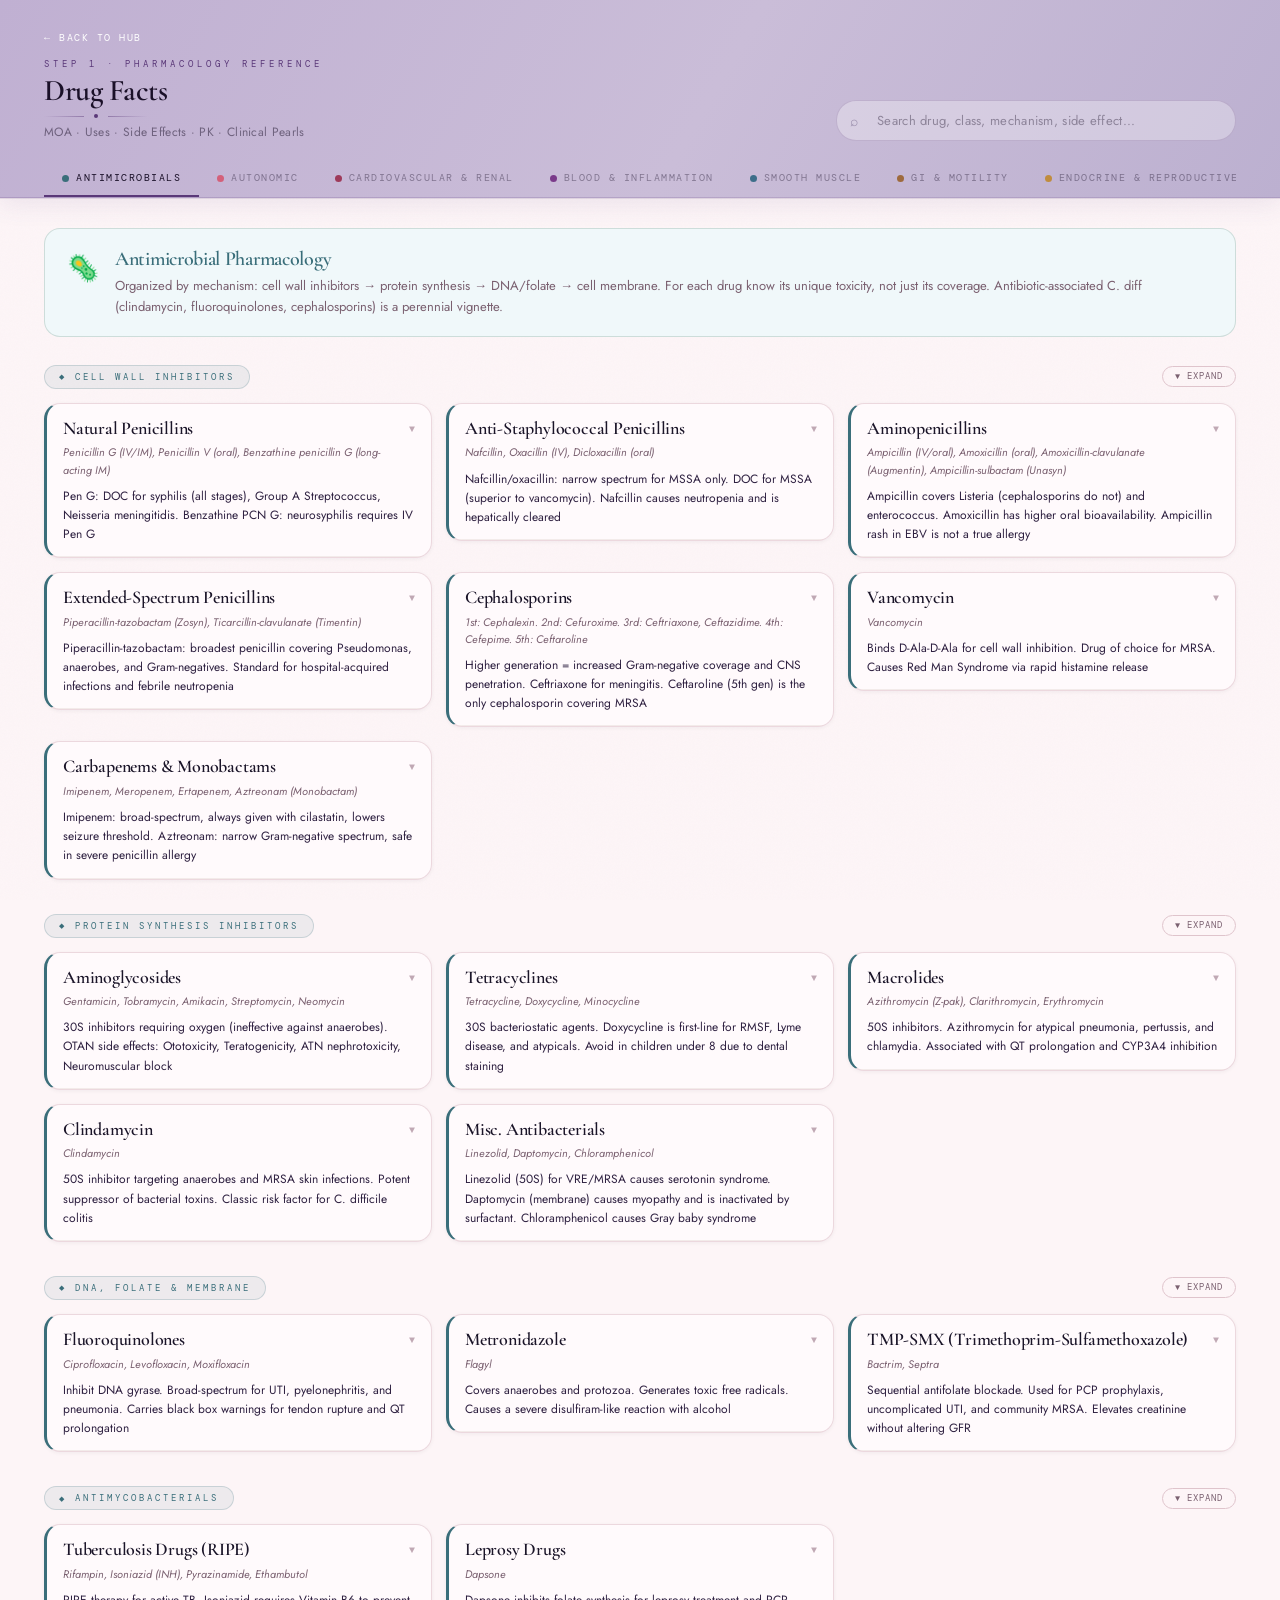
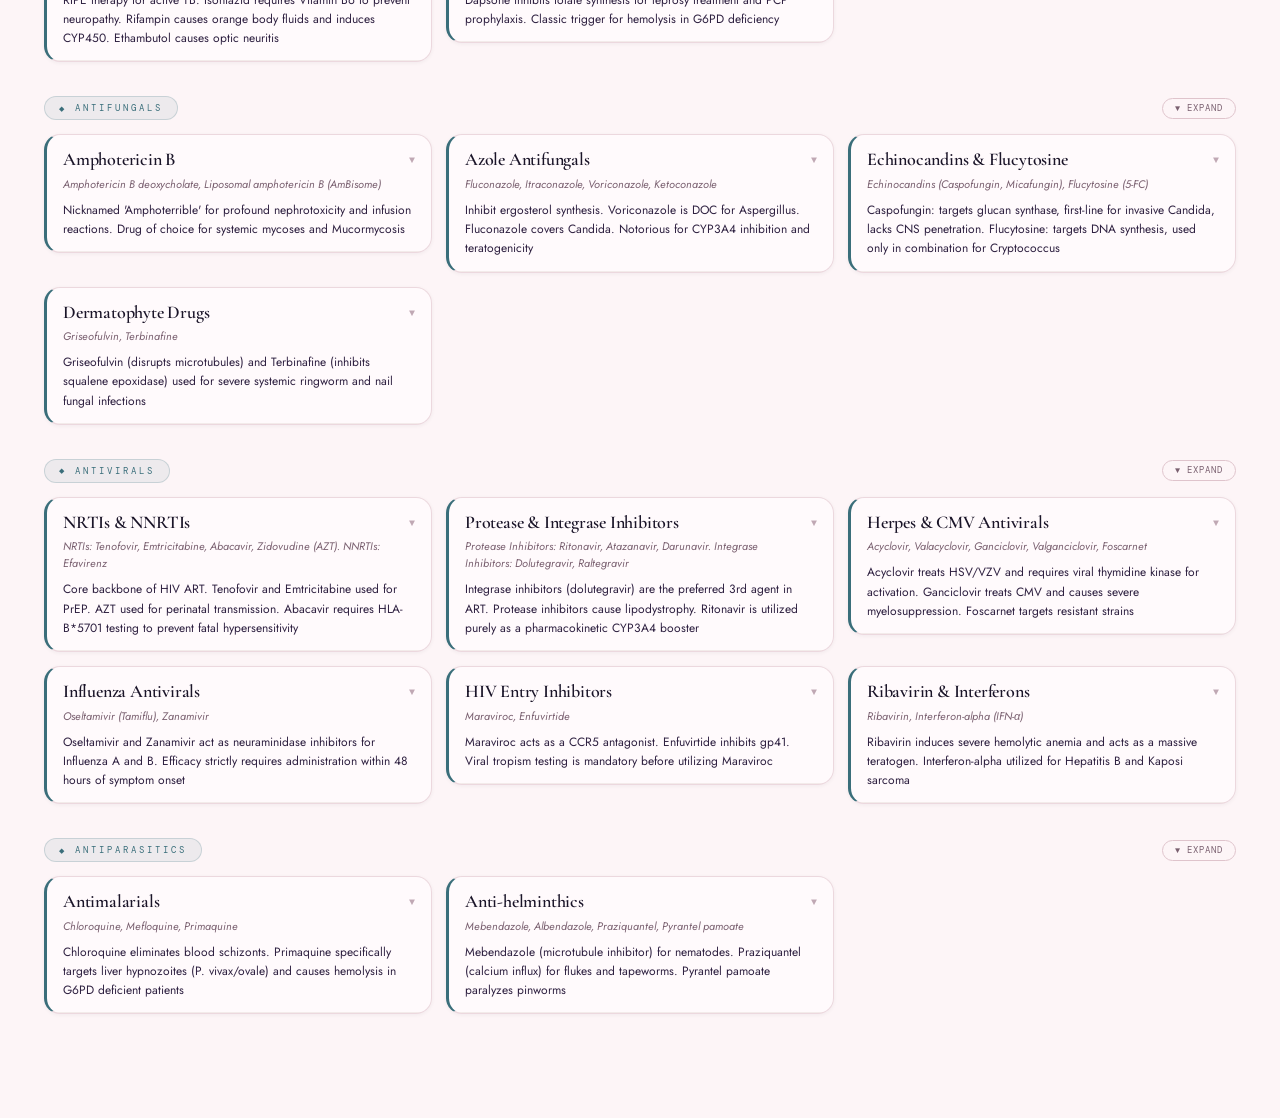
<file: claudedrug_facts.html>
<!DOCTYPE html>
<html lang="en">
<head>
<meta charset="UTF-8"/>
<meta name="viewport" content="width=device-width, initial-scale=1.0"/>
<title>Drug Facts — Step 1 Pharmacology Reference</title>
<link href="https://fonts.googleapis.com/css2?family=Cormorant+Garamond:ital,wght@0,300;0,400;0,600;0,700;1,400;1,600&family=DM+Mono:wght@400;500&family=Jost:wght@300;400;500;600&display=swap" rel="stylesheet"/>
<style>
*, *::before, *::after { box-sizing: border-box; margin: 0; padding: 0; }
:root {
  /* Cherry blossom / Fuji palette */
  --bg: #fdf5f7;
  --bg2: #f7eaee;
  --surface: #fffafc;
  --surface2: #fdf0f4;
  --border: #ecd8de;
  --border2: #dfc4cc;
  --ink: #1a1428;
  --ink2: #2e2040;
  --muted: #7a6070;
  --dim: #c0a8b4;

  /* Sakura accent */
  --gold: #d4607a;
  --gold-light: rgba(212,96,122,0.12);

  --auto: #d4607a;
  --auto-bg: #fdf0f4;
  --auto-light: rgba(212,96,122,0.09);

  --cv: #9e3a5a;
  --cv-bg: #fdf0f5;
  --cv-light: rgba(158,58,90,0.08);

  --blood: #7a3a8a;
  --blood-bg: #f8f0fd;
  --blood-light: rgba(122,58,138,0.08);

  --neuro: #5a4490;
  --neuro-bg: #f4f0fd;
  --neuro-light: rgba(90,68,144,0.08);

  --micro: #3a6e7a;
  --micro-bg: #f0f8fa;
  --micro-light: rgba(58,110,122,0.08);

  --gi: #9e6a3d;
  --gi-bg: #fdf5ee;
  --gi-light: rgba(158,106,61,0.08);
  
  /* Endocrine: Warm Gold */
  --endo: #c08c3e;
  --endo-bg: #fef8f0;
  --endo-light: rgba(192,140,62,0.08);

  /* Toxicology: Deep Red */
  --toxic: #a63e3e;
  --toxic-bg: #fcf4f4;
  --toxic-light: rgba(166,62,62,0.08);

  --pulm: #3d6e8a;
  --pulm-bg: #f0f5fa;
  --pulm-light: rgba(61,110,138,0.08);

  --onco: #3a5a6e;
  --onco-bg: #f0f4f8;
  --onco-light: rgba(58,90,110,0.08);
}

body {
  background: var(--bg);
  color: var(--ink);
  font-family: 'Jost', sans-serif;
  min-height: 100vh;
}

/* Subtle paper texture overlay */
body::before {
  content: '';
  position: fixed;
  inset: 0;
  background-image: url("data:image/svg+xml,%3Csvg xmlns='http://www.w3.org/2000/svg' width='300' height='300'%3E%3Cfilter id='n'%3E%3CfeTurbulence type='fractalNoise' baseFrequency='0.75' numOctaves='4' stitchTiles='stitch'/%3E%3C/filter%3E%3Crect width='300' height='300' filter='url(%23n)' opacity='0.025'/%3E%3C/svg%3E");
  pointer-events: none;
  z-index: 0;
}

::-webkit-scrollbar { width: 4px; }
::-webkit-scrollbar-track { background: var(--bg2); }
::-webkit-scrollbar-thumb { background: var(--border2); border-radius: 2px; }

/* ── HEADER ── */
.header {
  background: #c4b4d6;
  background-image: linear-gradient(120deg, #c0b0d2 0%, #cabdd8 55%, #bcb0d0 100%);
  border-bottom: 1px solid rgba(90,56,120,0.18);
  padding: 24px 44px 0;
  position: sticky; top: 0; z-index: 200;
  box-shadow: 0 1px 0 rgba(90,56,120,0.12), 0 6px 24px rgba(90,68,140,0.1);
}
.header-inner { max-width: 1340px; margin: 0 auto; }
.header-top { display: flex; align-items: flex-end; justify-content: space-between; gap: 24px; margin-bottom: 20px; flex-wrap: wrap; }

.brand-super {
  font-family: 'DM Mono', monospace;
  font-size: 9px; letter-spacing: 4px;
  color: #5a3878; text-transform: uppercase; margin-bottom: 6px;
}
.brand-title {
  font-family: 'Cormorant Garamond', serif;
  font-size: 30px; font-weight: 600;
  color: #1a1028; line-height: 1;
  letter-spacing: -0.5px;
}
.brand-sub { font-size: 12px; color: rgba(26,16,40,0.5); margin-top: 5px; letter-spacing: 0.3px; }

/* Decorative flourish */
.brand-flourish {
  display: flex; align-items: center; gap: 10px; margin-top: 8px;
}
.flourish-line {
  height: 1px; width: 40px;
  background: linear-gradient(90deg, transparent, rgba(90,56,120,0.45));
}
.flourish-line.right {
  background: linear-gradient(90deg, rgba(90,56,120,0.45), transparent);
}
.flourish-dot {
  width: 4px; height: 4px; border-radius: 50%;
  background: #5a3878;
}

.search-wrap { flex: 1; max-width: 400px; position: relative; }
.search-input {
  width: 100%; padding: 10px 16px 10px 40px;
  background: rgba(255,255,255,0.3);
  border: 1px solid rgba(90,56,120,0.2);
  border-radius: 20px;
  color: #1a1028; font-family: 'Jost', sans-serif; font-size: 13px;
  outline: none; transition: border-color 0.2s, background 0.2s;
  letter-spacing: 0.3px;
}
.search-input::placeholder { color: rgba(26,16,40,0.38); }
.search-input:focus {
  border-color: rgba(90,56,120,0.45);
  background: rgba(255,255,255,0.5);
}
.search-icon { position: absolute; left: 14px; top: 50%; transform: translateY(-50%); color: rgba(40,20,70,0.38); font-size: 14px; pointer-events: none; }

/* ── TABS ── */
.tabs { display: flex; gap: 0; overflow-x: auto; padding-bottom: 0; }
.tabs::-webkit-scrollbar { height: 0; }
.tab-btn {
  padding: 11px 18px; white-space: nowrap;
  background: transparent; border: none; cursor: pointer;
  font-family: 'DM Mono', monospace; font-size: 9.5px; letter-spacing: 1.5px; text-transform: uppercase;
  color: rgba(26,16,40,0.4); border-bottom: 2px solid transparent;
  transition: all 0.18s; display: flex; align-items: center; gap: 7px;
}
.tab-btn:hover { color: rgba(26,16,40,0.72); }
.tab-btn.active { color: #1a1028; border-bottom-color: #5a3878; }
.tab-dot { width: 7px; height: 7px; border-radius: 50%; flex-shrink: 0; }

/* ── CONTENT ── */
.content { max-width: 1340px; margin: 0 auto; padding: 30px 44px 70px; position: relative; z-index: 1; }
.tab-panel { display: none; }
.tab-panel.active { display: block; animation: fadeIn 0.3s ease; }
@keyframes fadeIn { from { opacity: 0; transform: translateY(8px); } to { opacity: 1; transform: translateY(0); } }

/* ── SYSTEM INTRO ── */
.sys-intro {
  border-radius: 16px; padding: 18px 22px; margin-bottom: 28px;
  display: flex; align-items: flex-start; gap: 16px;
  border: 1px solid;
}
.sys-intro-icon { font-size: 26px; flex-shrink: 0; margin-top: 2px; }
.sys-intro-title {
  font-family: 'Cormorant Garamond', serif;
  font-size: 20px; font-weight: 600; margin-bottom: 4px;
  letter-spacing: -0.3px;
}
.sys-intro-text { font-size: 13px; color: var(--muted); line-height: 1.65; }

/* ── CLASS GROUP ── */
.class-group { margin-bottom: 34px; max-width: 1260px; }
.class-group-header {
  display: flex; align-items: center; justify-content: space-between;
  margin-bottom: 14px;
}
.class-label {
  font-family: 'DM Mono', monospace; font-size: 9px; letter-spacing: 3px;
  text-transform: uppercase; padding: 5px 14px; display: inline-flex; align-items: center; gap: 8px;
  border-radius: 20px; margin-bottom: 0;
}
.class-label::before {
  content: '◆';
  font-size: 7px;
}
.group-expand-btn {
  font-family: 'DM Mono', monospace; font-size: 8.5px; letter-spacing: 1px;
  text-transform: uppercase; padding: 4px 12px; border-radius: 14px;
  border: 1px solid var(--border2); background: transparent;
  color: var(--muted); cursor: pointer; white-space: nowrap; flex-shrink: 0;
  transition: background 0.15s, color 0.15s, border-color 0.15s;
}
.group-expand-btn:hover { background: var(--surface2); color: var(--ink2); border-color: var(--dim); }

/* ── DRUG GRID ── */
.drug-grid { display: grid; grid-template-columns: repeat(auto-fill, minmax(360px, 1fr)); gap: 14px; align-items: start; }

/* ── DRUG CARD ── */
.drug-card {
  background: var(--surface);
  border: 1px solid var(--border);
  border-radius: 16px; overflow: hidden;
  border-left: 3px solid;
  cursor: pointer;
  transition: transform 0.18s, box-shadow 0.18s;
  box-shadow: 0 1px 4px rgba(26,20,40,0.05);
}
.drug-card:hover { transform: translateY(-2px); box-shadow: 0 8px 28px rgba(26,20,40,0.1); }
.drug-card.open { box-shadow: 0 8px 32px rgba(26,20,40,0.12); }

.drug-card-header {
  padding: 14px 16px 0;
  display: flex; justify-content: space-between; align-items: flex-start; gap: 10px;
}
.drug-name {
  font-family: 'Cormorant Garamond', serif;
  font-size: 18px; font-weight: 600; line-height: 1.2;
  letter-spacing: -0.2px;
}
.drug-aka {
  font-size: 11px; color: var(--muted); margin-top: 5px;
  line-height: 1.55; font-style: italic;
  font-family: 'Jost', sans-serif;
  word-break: break-word;
}
.drug-tags { display: flex; flex-wrap: wrap; gap: 4px; justify-content: flex-end; }
.tag {
  font-family: 'DM Mono', monospace;
  font-size: 9px; letter-spacing: 0.5px;
  padding: 3px 9px; border-radius: 20px;
  white-space: nowrap;
}
.tag-use {
  background: var(--gold-light);
  color: #9e3a5a;
  border: 1px solid rgba(212,96,122,0.22);
}
.expand-arrow {
  font-size: 10px; color: var(--dim);
  transition: transform 0.2s;
  margin-top: 4px; flex-shrink: 0;
  font-family: 'DM Mono', monospace;
}
.open .expand-arrow { transform: rotate(180deg); }

/* ── EXPANDED BODY ── */
.drug-body { display: none; padding: 12px 16px 16px; } /* Increased bottom padding */
.drug-summary {
  padding: 8px 16px 12px;
  font-size: 12px; color: var(--ink2); line-height: 1.6;
  border-bottom: 1px solid rgba(226,213,204,0.4);
  font-family: 'Jost', sans-serif; font-weight: 400;
}
.open .drug-summary { border-bottom-color: transparent; }
.open .drug-body { display: block; animation: slideDown 0.2s ease; }
@keyframes slideDown { from { opacity:0; transform: translateY(-4px); } to { opacity:1; transform: translateY(0); } }

.info-row {
  display: flex; flex-direction: column; gap: 6px; margin-bottom: 14px;
}
.info-label {
  font-family: 'DM Mono', monospace;
  font-size: 8px; letter-spacing: 2px; text-transform: uppercase;
  padding: 4px 9px; border-radius: 6px;
  white-space: nowrap; align-self: flex-start;
}

/* This applies the uniform left border to ALL text blocks */
.info-text { 
  font-size: 12.5px; color: var(--ink2); line-height: 1.65; 
  padding-left: 12px; margin-left: 4px;
  border-left: 2px solid rgba(226,213,204,0.8); 
}
.info-text strong { color: var(--ink); }

/* Optional: Keeps a faint dashed line between distinct sentences if they wrap */
.info-line {
  padding: 4px 0;
  line-height: 1.6;
  font-size: 12.5px;
  color: var(--ink2);
}
.info-line:not(:last-child) {
  border-bottom: 1px dashed rgba(226,213,204,0.5);
}
.info-line strong { color: var(--ink); }

/* Label Colors */
.info-label.moa { background: #f0f4fd; color: #3a5080; border: 1px solid #c8d4f0; }
.info-label.use { background: #edf7f1; color: #3a7a54; border: 1px solid #c4e8d4; }
.info-label.se { background: #fdeef2; color: #923050; border: 1px solid #f0c4d0; }
.info-label.ci { background: #fdf4ee; color: #8a4820; border: 1px solid #f0d4c0; }
.info-label.pk { background: #f3f0fd; color: #5a4898; border: 1px solid #d4c8f0; }

/* ── PEARL BOX ── */
.pearl-box {
  display: flex; gap: 10px; align-items: flex-start;
  background: linear-gradient(135deg, #fdf0f4, #f9eaf0);
  border: 1px solid rgba(212,96,122,0.28);
  border-radius: 12px; padding: 12px 14px;
  margin-top: 18px; /* Pushes it away from the text above */
  margin-bottom: 4px; /* Gives it breathing room from the bottom of the card */
}
.pearl-star {
  color: var(--gold);
  font-size: 14px; flex-shrink: 0; margin-top: 1px;
}
.pearl-text { font-size: 12.5px; color: var(--ink2); line-height: 1.65; }
.pearl-text strong { color: #9e3a5a; }

/* ── SYSTEM COLORS ── */
.bg-auto { background: var(--auto-bg); }
.bg-cv { background: var(--cv-bg); }
.bg-blood { background: var(--blood-bg); }
.bg-neuro { background: var(--neuro-bg); }
.bg-micro { background: var(--micro-bg); }
.bg-gi { background: var(--gi-bg); }
.bg-pulm { background: var(--pulm-bg); }
.bg-onco { background: var(--onco-bg); }

.c-auto { color: var(--auto); }
.c-cv { color: var(--cv); }
.c-blood { color: var(--blood); }
.c-neuro { color: var(--neuro); }
.c-micro { color: var(--micro); }
.c-gi { color: var(--gi); }
.c-pulm { color: var(--pulm); }
.c-onco { color: var(--onco); }

.b-auto { border-left-color: var(--auto); }
.b-cv { border-left-color: var(--cv); }
.b-blood { border-left-color: var(--blood); }
.b-neuro { border-left-color: var(--neuro); }
.b-micro { border-left-color: var(--micro); }
.b-gi { border-left-color: var(--gi); }
.b-pulm { border-left-color: var(--pulm); }
.b-onco { border-left-color: var(--onco); }
/* Endocrine Helpers */
.bg-endo { background: var(--endo-bg); color: var(--endo); }
.c-endo { color: var(--endo); }
.b-endo { border-color: rgba(192,140,62,0.25); }

/* Toxicology Helpers */
.bg-toxic { background: var(--toxic-bg); color: var(--toxic); }
.c-toxic { color: var(--toxic); }
.b-toxic { border-color: rgba(166,62,62,0.25); }

.class-label.bg-auto { background: var(--auto-light); color: var(--auto); border: 1px solid rgba(212,96,122,0.2); }
.class-label.bg-cv { background: var(--cv-light); color: var(--cv); border: 1px solid rgba(158,58,90,0.2); }
.class-label.bg-blood { background: var(--blood-light); color: var(--blood); border: 1px solid rgba(122,58,138,0.2); }
.class-label.bg-neuro { background: var(--neuro-light); color: var(--neuro); border: 1px solid rgba(90,68,144,0.2); }
.class-label.bg-micro { background: var(--micro-light); color: var(--micro); border: 1px solid rgba(58,110,122,0.2); }
.class-label.bg-gi { background: var(--gi-light); color: var(--gi); border: 1px solid rgba(158,106,61,0.2); }
.class-label.bg-endo { background: var(--endo-light); color: var(--endo); border: 1px solid rgba(192,140,62,0.2); }
.class-label.bg-pulm { background: var(--pulm-light); color: var(--pulm); border: 1px solid rgba(61,110,138,0.2); }
.class-label.bg-onco { background: var(--onco-light); color: var(--onco); border: 1px solid rgba(58,90,110,0.2); }
.class-label.bg-toxic { background: var(--toxic-light); color: var(--toxic); border: 1px solid rgba(166,62,62,0.2); }

/* ── SEARCH RESULTS ── */
#search-results { display: none; }
#search-results.active { display: block; }
.search-count {
  font-family: 'DM Mono', monospace;
  font-size: 10px; letter-spacing: 2px; text-transform: uppercase;
  color: var(--muted); margin-bottom: 16px;
  padding: 8px 14px; background: var(--surface2);
  border-radius: 8px; display: inline-block;
}

/* ── EMPTY STATE ── */
.empty { text-align: center; padding: 70px 20px; color: var(--muted); }
.empty-icon { font-size: 44px; margin-bottom: 12px; opacity: 0.5; }
.empty-text {
  font-family: 'Cormorant Garamond', serif;
  font-size: 20px; font-style: italic;
}

/* ── NEW BADGE ── */
.new-badge {
  font-family: 'DM Mono', monospace;
  font-size: 8px; letter-spacing: 1px;
  background: linear-gradient(135deg, #d4907a, #c47090);
  color: white; padding: 2px 7px; border-radius: 10px;
  text-transform: uppercase; vertical-align: middle;
  margin-left: 6px;
}

@media(max-width: 768px) {
  .header { padding: 20px 18px 0; }
  .content { padding: 18px 18px 60px; }
  .drug-grid { grid-template-columns: 1fr; }
  .header-top { flex-direction: column; gap: 12px; }
  .search-wrap { max-width: 100%; }
}

/* ── TIER BADGE ── */
.tier-badge {
  font-family: 'DM Mono', monospace;
  font-size: 8px; letter-spacing: 1.5px; text-transform: uppercase;
  padding: 2px 7px; border-radius: 8px;
  white-space: nowrap; font-weight: 500;
  display: inline-block; vertical-align: middle;
  line-height: 1.6; flex-shrink: 0;
}
.tier-1 { background: rgba(192,48,80,0.08); color: #c03050; border: 1px solid rgba(192,48,80,0.3); }
.tier-2 { background: rgba(184,88,32,0.08); color: #b85820; border: 1px solid rgba(184,88,32,0.3); }
.tier-3 { background: rgba(138,110,16,0.07); color: #7a5e10; border: 1px solid rgba(138,110,16,0.25); }

/* Full-window improvements */
@media(min-width: 1400px) {
  .brand-title { font-size: 34px; }
  .tabs { flex-wrap: wrap; }
}
.back-link {
  display: inline-block;
  font-family: 'DM Mono', monospace;
  font-size: 10px;
  letter-spacing: 1.5px;
  text-transform: uppercase;
  color: #ffffff;
  text-decoration: none;
  margin-bottom: 14px;
  transition: opacity 0.15s;
}
.back-link:hover {
  opacity: 0.7;
}
</style>
</head>
<body>

<div class="header">
  <div class="header-inner">
    <a href="index.html" class="back-link">← Back to Hub</a>
    <div class="header-top">
      <div>
        <p class="brand-super">Step 1 · Pharmacology Reference</p>
        <h1 class="brand-title">Drug Facts</h1>
        <div class="brand-flourish">
          <div class="flourish-line"></div>
          <div class="flourish-dot"></div>
          <div class="flourish-line right"></div>
        </div>
        <p class="brand-sub">MOA · Uses · Side Effects · PK · Clinical Pearls</p>
      </div>
      <div class="search-wrap">
        <span class="search-icon">⌕</span>
        <input class="search-input" type="text" id="search-input" placeholder="Search drug, class, mechanism, side effect..." oninput="handleSearch(this.value)"/>
      </div>
    </div>
    <div class="tabs" id="tabs">
      <button class="tab-btn active" onclick="switchTab('micro',this)"><span class="tab-dot" style="background:var(--micro)"></span>Antimicrobials</button>
      <button class="tab-btn" onclick="switchTab('autonomic',this)"><span class="tab-dot" style="background:var(--auto)"></span>Autonomic</button>
      <button class="tab-btn" onclick="switchTab('cv',this)"><span class="tab-dot" style="background:var(--cv)"></span>Cardiovascular &amp; Renal</button>
      <button class="tab-btn" onclick="switchTab('blood',this)"><span class="tab-dot" style="background:var(--blood)"></span>Blood &amp; Inflammation</button>
      <button class="tab-btn" onclick="switchTab('pulm',this)"><span class="tab-dot" style="background:var(--pulm)"></span>Smooth Muscle</button>
      <button class="tab-btn" onclick="switchTab('gi',this)"><span class="tab-dot" style="background:var(--gi)"></span>GI &amp; Motility</button>
      <button class="tab-btn" onclick="switchTab('endo',this)"><span class="tab-dot" style="background:var(--endo)"></span>Endocrine &amp; Reproductive</button>
      <button class="tab-btn" onclick="switchTab('toxicology',this)"><span class="tab-dot" style="background:var(--toxic)"></span>Toxicology</button>
      <button class="tab-btn" onclick="switchTab('neuro',this)"><span class="tab-dot" style="background:var(--neuro)"></span>Neuro &amp; Psych</button>
      <button class="tab-btn" onclick="switchTab('onco',this)"><span class="tab-dot" style="background:var(--onco)"></span>Antineoplastics</button>
    </div>
  </div>
</div>

<div class="content">
  <div id="search-results">
    <div class="search-count" id="search-count"></div>
    <div class="drug-grid" id="search-grid"></div>
    <div class="empty" id="search-empty" style="display:none">
      <div class="empty-icon">◇</div>
      <div class="empty-text">No drugs found matching your search</div>
    </div>
  </div>

  <div id="tab-autonomic" class="tab-panel">
    <div class="sys-intro bg-auto" style="border-color:rgba(181,90,112,0.2)">
      <div class="sys-intro-icon">⚡</div>
      <div>
        <div class="sys-intro-title c-auto">Autonomic Pharmacology</div>
        <div class="sys-intro-text">Parasympathetic (cholinergic) and sympathetic (adrenergic) drug classes. Master receptor subtypes first — M1/M2/M3, α1/α2, β1/β2 — and the drugs fall into place. High-yield for organ-specific side effects and clinical applications.</div>
      </div>
    </div>
    <div id="autonomic-content"></div>
  </div>

  <div id="tab-cv" class="tab-panel">
    <div class="sys-intro bg-cv" style="border-color:rgba(148,48,80,0.2)">
      <div class="sys-intro-icon">♥</div>
      <div>
        <div class="sys-intro-title c-cv">Cardiovascular &amp; Renal Pharmacology</div>
        <div class="sys-intro-text">The most tested drug system on Step 1. Know ACEi/ARBs cold — they appear in HF, HTN, CKD, and post-MI vignettes. Antiarrhythmic classes: think ion channels first, then drugs. Diuretic electrolyte effects are guaranteed questions.</div>
      </div>
    </div>
    <div id="cv-content"></div>
  </div>

  <div id="tab-blood" class="tab-panel">
    <div class="sys-intro bg-blood" style="border-color:rgba(138,58,110,0.2)">
      <div class="sys-intro-icon">🩸</div>
      <div>
        <div class="sys-intro-title c-blood">Blood &amp; Inflammation</div>
        <div class="sys-intro-text">Anticoagulants appear on nearly every Step 1 exam — know reversal agents cold. Heparin-induced thrombocytopenia (HIT) is a classic trap. NSAIDs are the most-prescribed drugs in medicine; their mechanism and GI/renal toxicity are ubiquitous.</div>
      </div>
    </div>
    <div id="blood-content"></div>
  </div>

  <div id="tab-neuro" class="tab-panel">
    <div class="sys-intro bg-neuro" style="border-color:rgba(107,90,158,0.2)">
      <div class="sys-intro-icon">🧠</div>
      <div>
        <div class="sys-intro-title c-neuro">Neuro &amp; Psych</div>
        <div class="sys-intro-text">Psych block is massive on Step 1. Memorize antidepressant side effect profiles — TCA overdose, SSRI serotonin syndrome, and bupropion seizures appear constantly. Antipsychotic EPS and NMS are classic vignettes. Lithium toxicity has a narrow therapeutic window.</div>
      </div>
    </div>
    <div id="neuro-content"></div>
  </div>

  <div id="tab-micro" class="tab-panel active">
    <div class="sys-intro bg-micro" style="border-color:rgba(66,110,90,0.2)">
      <div class="sys-intro-icon">🦠</div>
      <div>
        <div class="sys-intro-title c-micro">Antimicrobial Pharmacology</div>
        <div class="sys-intro-text">Organized by mechanism: cell wall inhibitors → protein synthesis → DNA/folate → cell membrane. For each drug know its unique toxicity, not just its coverage. Antibiotic-associated C. diff (clindamycin, fluoroquinolones, cephalosporins) is a perennial vignette.</div>
      </div>
    </div>
    <div id="micro-content"></div>
  </div>

<div id="tab-gi" class="tab-panel">
  <div class="sys-intro bg-gi" style="border-color:rgba(158,106,61,0.2)">
    <div class="sys-intro-icon">🔬</div>
    <div>
      <div class="sys-intro-title c-gi">Gastrointestinal &amp; Motility</div>
      <div class="sys-intro-text">Focus on acid suppression, motility agents, and mucosal protection. High-yield for C. difficile and metabolic interactions.</div>
    </div>
  </div>
  <div id="gi-content"></div>
</div>

<div id="tab-endo" class="tab-panel">
  <div class="sys-intro bg-endo" style="border-color:rgba(192,140,62,0.2)">
    <div class="sys-intro-icon">🧬</div>
    <div>
      <div class="sys-intro-title c-endo">Endocrine &amp; Reproductive</div>
      <div class="sys-intro-text">Master the hypothalamic-pituitary axes, diabetes management, and reproductive hormones. High-yield for Step 1 feedback loops.</div>
    </div>
  </div>
  <div id="endo-content"></div>
</div>

<div id="tab-toxicology" class="tab-panel">
  <div class="sys-intro bg-toxic" style="border-color:rgba(166,62,62,0.2)">
    <div class="sys-intro-icon">⚠️</div>
    <div>
      <div class="sys-intro-title c-toxic">Drug Toxicology &amp; Antidotes</div>
      <div class="sys-intro-text">Crucial reversal agents and toxidromes. Focus on the mechanism of toxicity and the logic of the chosen antidote.</div>
    </div>
  </div>
  <div id="toxicology-content"></div>
</div>

  <div id="tab-pulm" class="tab-panel">
    <div class="sys-intro bg-pulm" style="border-color:rgba(58,120,120,0.2)">
      <div class="sys-intro-icon">🫁</div>
      <div>
        <div class="sys-intro-title c-pulm">Smooth Muscle</div>
        <div class="sys-intro-text">Asthma step therapy is heavily tested — know which drugs are for acute relief vs. maintenance. Nitrate tolerance (Monday disease) is a classic Step 1 vignette. Antihistamine receptor subtypes (H1 vs H2) determine organ effects and drug indication.</div>
      </div>
    </div>
    <div id="pulm-content"></div>
  </div>

  <div id="tab-onco" class="tab-panel">
    <div class="sys-intro bg-onco" style="border-color:rgba(58,96,96,0.2)">
      <div class="sys-intro-icon">⚗</div>
      <div>
        <div class="sys-intro-title c-onco">Antineoplastics</div>
        <div class="sys-intro-text">Step 1 tests toxicities more than mechanisms. Key rule: <strong style="color:var(--onco)">every chemo drug has one unique, memorable toxicity</strong> — bleomycin → pulmonary fibrosis, cisplatin → nephrotoxicity/ototoxicity, vincristine → peripheral neuropathy (NOT bone marrow suppression). Learn these cold.</div>
      </div>
    </div>
    <div id="onco-content"></div>
  </div>
</div>

<script>
// ═══════════════════════════════════════════════════════════════
// DRUG DATABASE
// ═══════════════════════════════════════════════════════════════
const DRUGS = {

autonomic: [
{
    group: "Parasympathetics",
    color: "auto",
    drugs: [
      {
        name: "Cholinomimetics (Direct)",
        summary: "Direct muscarinic agonists — bethanechol for urinary retention/ileus, pilocarpine for glaucoma/Sjögren's dry mouth",
        tier: 1,
        aka: "Bethanechol, Carbachol, Pilocarpine, Methacholine",
        tags: ["Glaucoma", "Ileus", "Xerostomia"],
        moa: "Directly bind and activate **muscarinic (M) receptors** → ↑ parasympathetic tone",
        use: "Bethanechol: postop ileus, urinary retention. Pilocarpine: glaucoma (↑ aqueous outflow), Sjögren syndrome (dry mouth). Methacholine: challenge test for asthma diagnosis",
        se: "**DUMBBELLS**: Diarrhea, Urination, Miosis, Bradycardia, Bronchospasm, Emesis, Lacrimation, Salivation",
        ci: "Asthma (bronchospasm risk), peptic ulcer, bowel obstruction",
        pk: "",
        pearl: "Pilocarpine is the classic **glaucoma drug that constricts the pupil** — it opens the trabecular meshwork. Bethanechol does NOT cross the BBB (quaternary amine)."
      },
      {
        name: "Acetylcholinesterase Inhibitors",
        summary: "↑ ACh by blocking breakdown — neostigmine for MG, donepezil for Alzheimer's, physostigmine reverses anticholinergic toxicity",
        tier: 1,
        aka: "Neostigmine, Physostigmine, Pyridostigmine, Edrophonium, Donepezil, Rivastigmine",
        tags: ["Myasthenia", "Alzheimer's", "Reversal"],
        moa: "Inhibit **AChE** → ↑ ACh at both muscarinic and nicotinic synapses",
        use: "Neostigmine/pyridostigmine: myasthenia gravis. Edrophonium: diagnosis of MG (Tensilon test). Donepezil/rivastigmine: Alzheimer's dementia. Physostigmine: atropine/anticholinergic overdose (crosses BBB)",
        se: "Cholinergic excess (DUMBBELLS), bradycardia, lacrimation, urination, GI cramping",
        ci: "Bowel/bladder obstruction, severe bradycardia",
        pk: "Edrophonium: ultra-short acting (2 min). Neostigmine/pyridostigmine: don't cross BBB. Physostigmine: crosses BBB (tertiary amine)",
        pearl: "**Organophosphate poisoning** = irreversible AChE inhibition. Treat with **atropine** (blocks muscarinic effects) + **pralidoxime** (regenerates AChE if given early, before 'aging')."
      },
      {
        name: "Muscarinic Antagonists (Anticholinergics)",
        summary: "Can't see/spit/pee/poop — atropine for bradycardia, ipratropium for COPD, benztropine for drug-induced Parkinsonism",
        tier: 1,
        aka: "Atropine, Scopolamine, Ipratropium, Tiotropium, Oxybutynin, Benztropine, Glycopyrrolate",
        tags: ["Asthma/COPD", "Motion Sickness", "Parkinson's"],
        moa: "Competitively block **muscarinic receptors** → ↓ parasympathetic tone",
        use: "Atropine: bradycardia, organophosphate poisoning, pre-op to dry secretions. Scopolamine: motion sickness. Ipratropium/tiotropium: COPD. Oxybutynin: overactive bladder. Benztropine: drug-induced Parkinsonism",
        se: "**Can't see, spit, pee, or poop. Hot as a hare, dry as a bone, red as a beet, mad as a hatter**: mydriasis, dry mouth, urinary retention, constipation, hyperthermia, anhidrosis, flushing, delirium",
        ci: "Narrow-angle glaucoma (↑ IOP), BPH, tachycardia",
        pk: "Ipratropium/tiotropium: inhaled — minimal systemic effects (quaternary)",
        pearl: "**Classic toxicity trap:** elderly patient with confusion, dilated pupils, urinary retention, dry flushed skin = anticholinergic toxicity. **Reverse with physostigmine** (crosses BBB, unlike neostigmine)."
      },
    ]
  },
{
    group: "Sympathetics",
    color: "auto",
    drugs: [
      {
        name: "Epinephrine & Norepinephrine",
        summary: "Epi: first-line anaphylaxis (IM lateral thigh) + cardiac arrest. NE: first-line vasopressor in septic shock",
        tier: 1,
        aka: "Epinephrine (Adrenaline) · Norepinephrine (Levophed)",
        tags: ["Anaphylaxis", "Septic Shock", "Cardiac Arrest"],
        moa: "**Epinephrine:** α1/α2 + β1/β2 agonist — full adrenergic activation. **Norepinephrine:** α1/α2 + β1 agonist — primarily vasoconstrictive (minimal β2)",
        use: "Epinephrine: anaphylaxis (IM first-line), cardiac arrest (IV/IO), croup (nebulized racemic), co-administered with local anesthetics (↑ duration). NE: first-line vasopressor in septic shock",
        se: "Hypertension, tachycardia, arrhythmias, tissue necrosis (extravasation — use central line for NE). Epinephrine: hyperglycemia (β2 → glycogenolysis)",
        ci: "Avoid in cocaine/amphetamine toxicity (synergistic HTN). NE: hypovolemia before adequate resuscitation",
        pk: "Epinephrine IM lateral thigh: fastest absorption for anaphylaxis. NE: IV only, short t½, central venous access preferred",
        pearl: "**Epinephrine in anaphylaxis:** α1 → vasoconstriction (↑BP, ↓laryngeal edema); β1 → ↑HR/contractility; β2 → bronchodilation + ↓ mediator release. IM lateral thigh > IM deltoid > subcutaneous. Never delay — give immediately."
      },
      {
        name: "Dopamine & Dobutamine",
        summary: "Dopamine: dose-dependent (renal→cardiac→vasoconstriction). Dobutamine: ↑ contractility in cardiogenic shock, used in stress echo",
        tier: 1,
        aka: "Dopamine (Intropin) · Dobutamine (Dobutrex)",
        tags: ["Cardiogenic Shock", "Heart Failure", "Vasopressors"],
        moa: "**Dopamine:** dose-dependent — low (1–3 µg/kg/min): D1 → renal vasodilation; mid (3–10): β1 → ↑ contractility; high (>10): α1 → vasoconstriction. **Dobutamine:** β1 > β2 → ↑ contractility + mild vasodilation",
        use: "Dopamine: bradycardia with hypotension, cardiogenic shock. Dobutamine: cardiogenic shock/acute decompensated HF (↑ CO without ↑ afterload), stress echocardiography",
        se: "Dopamine: tachyarrhythmias, ischemia at high doses. Dobutamine: tachycardia, hypotension (β2 vasodilation), can precipitate ischemia in CAD",
        ci: "Dobutamine: HOCM (↑ outflow obstruction), uncorrected hypovolemia",
        pk: "Both IV infusion only. Dobutamine preferred over dopamine in cardiogenic shock (less arrhythmogenic, more predictable β1 effect)",
        pearl: "**Dobutamine stress echo:** Used in patients who can't exercise — ↑ HR + contractility unmasks ischemia (regional wall motion abnormalities). Does NOT reliably increase BP — if BP support also needed, add NE."
      },
      {
        name: "Phenylephrine & Isoproterenol",
        summary: "Phenylephrine (pure α1) → ↑ BP + reflex bradycardia. Isoproterenol (pure β) → ↑ HR, used as bridge in severe bradycardia",
        tier: 1,
        aka: "Phenylephrine (pure α1) · Isoproterenol (pure β1/β2) · Albuterol (β2-selective)",
        tags: ["Vasopressor", "Bradycardia", "Asthma"],
        moa: "**Phenylephrine:** pure α1 → vasoconstriction only (no β → no tachycardia). **Isoproterenol:** pure β1/β2 → ↑ HR + bronchodilation. **Albuterol:** β2-selective → bronchial smooth muscle relaxation",
        use: "Phenylephrine: hypotension without tachycardia (e.g., spinal anesthesia), nasal decongestant. Isoproterenol: severe bradycardia/AV block (bridge to pacing), torsades de pointes. Albuterol: acute asthma rescue, hyperkalemia (shifts K+ into cells)",
        se: "Phenylephrine: reflex bradycardia (baroreceptor response to ↑ BP). Isoproterenol: severe tachycardia, arrhythmias. Albuterol: tremor, tachycardia, hypokalemia",
        ci: "Isoproterenol: ischemic heart disease (↑ O2 demand). Phenylephrine: severe hypertension",
        pk: "Albuterol inhaled — onset 5 min. Phenylephrine: also available topical/nasal spray",
        pearl: "**Phenylephrine causes reflex bradycardia** — pure α1 raises BP → baroreceptors sense ↑ MAP → vagal response → HR drops. This makes it useful when you want BP support without worsening tachycardia, e.g., SVT with hypotension."
      },
      {
        name: "Beta Blockers (β-blockers)",
        summary: "First-line for HF, post-MI, HTN, rate control in AF — metoprolol β1-selective; avoid in asthma and cocaine chest pain",
        tier: 1,
        aka: "Metoprolol, Atenolol (β1-selective) · Propranolol, Carvedilol, Labetalol (non-selective)",
        tags: ["HTN", "HF", "Post-MI", "Arrhythmia"],
        moa: "Competitively block **β-adrenergic receptors** → ↓ HR, ↓ contractility, ↓ renin, ↓ AV conduction",
        use: "HTN, angina, HF (carvedilol/metoprolol/bisoprolol — evidence-based), post-MI, rate control (SVT/AF), hyperthyroidism, essential tremor, migraine prophylaxis, performance anxiety. Propranolol: pheochromocytoma (only after α-blockade)",
        se: "Bradycardia, AV block, fatigue, **masks hypoglycemia**, bronchospasm (non-selective), cold extremities, sexual dysfunction, ↑ triglycerides",
        ci: "Asthma/COPD (non-selective), decompensated HF, bradycardia, AV block. **Never use alone in pheo** (unopposed α → hypertensive crisis)",
        pk: "β1-selective (Atenolol, Metoprolol, Esmolol): safer in asthmatics. Carvedilol/labetalol: α+β blockade. Esmolol: ultra-short IV",
        pearl: "**Pheochromocytoma trap:** never give β-blocker without α-blocker first — blocking β2 (vasodilation) with intact α1 causes severe paradoxical hypertension. Always give **phenoxybenzamine first**."
      },
      {
        name: "Alpha Blockers (α-blockers)",
        summary: "Prazosin/tamsulosin: HTN + BPH. Phentolamine: pheochromocytoma. Key SE: first-dose orthostatic hypotension",
        tier: 2,
        aka: "Prazosin, Doxazosin, Terazosin (α1) · Phenoxybenzamine (irreversible α1/α2) · Phentolamine (competitive α1/α2)",
        tags: ["HTN", "BPH", "Pheochromocytoma"],
        moa: "**α1 blockade** → vasodilation (↓ SVR). Prazosin/doxazosin: competitive. Phenoxybenzamine: irreversible (surgical prep for pheo)",
        use: "Prazosin: HTN, PTSD nightmares. Doxazosin/terazosin: BPH. Phenoxybenzamine: pheochromocytoma preoperative (given 1–2 weeks before surgery)",
        se: "**First-dose orthostatic hypotension** (tell patient to take first dose at bedtime), reflex tachycardia, nasal congestion, inhibition of ejaculation",
        ci: "",
        pk: "",
        pearl: "**BPH pharmacology:** α1-blockers (prazosin) relax smooth muscle for immediate symptom relief. 5α-reductase inhibitors (finasteride) shrink the gland but take months. For acute relief → α-blocker first."
      },
    ]
  },
  {
    group: "Local & Neuromuscular Pharmacology",
    color: "neuro",
    drugs: [
      {
      name: "Local Anesthetics",
      summary: "Block Na⁺ channels (use-dependent) — amides metabolized by liver, esters by plasma esterases. Don't work in acidic tissue. Epinephrine prolongs effect",
      tier: 1,
      aka: "Amides (Lidocaine, Bupivacaine, Mepivacaine) · Esters (Procaine, Benzocaine, Tetracaine, Cocaine)",
      tags: ["Anesthesia", "Nerve Block", "Arrhythmia"],
      moa: "Bind and block **voltage-gated Na⁺ channels** (inner pore, charged form) → prevent membrane depolarization → no action potential. **Use-dependent block** — more effective in rapidly firing neurons (pain fibers >> motor fibers). Small myelinated > small unmyelinated > large myelinated fibers (pain first, proprioception last)",
      use: "Local/regional anesthesia (infiltration, nerve block, spinal/epidural). Lidocaine IV: ventricular arrhythmias (Class IB). Cocaine: only local anesthetic that is also a vasoconstrictor (only one used as topical nasal/ENT anesthetic — also causes euphoria/abuse)",
      se: "CNS: initial excitation (tinnitus, metallic taste, perioral numbness, seizures) → then CNS depression. Cardiovascular: arrhythmias, hypotension. **Bupivacaine:** severe cardiotoxicity — binds cardiac Na⁺ channels with high affinity (treat with lipid emulsion rescue — Intralipid). Methemoglobinemia: benzocaine, prilocaine (treat with methylene blue)",
      ci: "Acidic/infected tissue (protonated form cannot enter channel). **Amide allergy:** rare — use ester instead. Ester allergy (PABA metabolite): common — use amide. **Cocaine:** not for injection (vasoconstriction → tissue necrosis)",
      pk: "**Amides (lidocaine, bupivacaine):** metabolized by **hepatic CYP450** — longer duration. **Esters (procaine, cocaine):** metabolized by **plasma pseudocholinesterase** — shorter duration. Adding **epinephrine** causes local vasoconstriction → ↓ systemic absorption → prolongs block + ↓ toxicity. Never add epi to ring-block digits/nose/penis (end arteries → ischemic necrosis)",
      pearl: "**Why don't local anesthetics work in abscesses?** Infected tissue is acidic (pH ~6.0). Local anesthetics cross membranes in uncharged (base) form, then protonate inside the cell to block the channel. At low pH, drug is protonated in the extracellular space and **cannot cross the membrane** → no block. Classic Step 1 mechanism question."
    },
      {
      name: "Neuromuscular Blocking Agents",
      summary: "Succinylcholine (depolarizing): rapid intubation, hyperkalemia risk, malignant hyperthermia. Non-depolarizing (vecuronium, rocuronium): reversed by neostigmine or sugammadex",
      tier: 1,
      aka: "Depolarizing: Succinylcholine (Anectine) · Non-depolarizing: Rocuronium, Vecuronium, Atracurium, Pancuronium, Cisatracurium",
      tags: ["Intubation", "Paralysis", "Malignant Hyperthermia"],
      moa: "**Succinylcholine (depolarizing):** acts as ACh at nicotinic NMJ → sustained depolarization → initial fasciculations → flaccid paralysis (membrane cannot repolarize while drug occupies receptor). **Non-depolarizing:** competitive antagonism at nicotinic NMJ → no fasciculations, no initial depolarization → flaccid paralysis",
      use: "Succinylcholine: rapid sequence intubation (RSI — ultrashort-acting, fastest onset ~60 sec). Non-depolarizing: prolonged paralysis for ICU/surgery. Rocuronium: RSI alternative when succinylcholine contraindicated",
      se: "**Succinylcholine:** **hyperkalemia** (K⁺ efflux during depolarization — dangerous in burns, crush injury, denervation, prolonged immobility — can → fatal arrhythmia). **Malignant hyperthermia** (with halothane — ryanodine receptor mutation → uncontrolled Ca²⁺ release → rigidity, hyperthermia, rhabdomyolysis — treat with **dantrolene**). Bradycardia (especially in children — pretreat with atropine). Non-depolarizing: no hyperkalemia, prolonged effect in renal/hepatic failure (except atracurium — Hofmann elimination)",
      ci: "Succinylcholine: **hyperkalemia risk states** (burns >24h post, crush injury, spinal cord injury >3 days, prolonged immobility, denervating conditions). Pseudocholinesterase deficiency (prolonged paralysis)",
      pk: "Succinylcholine: **ultra-short** (metabolism by plasma pseudocholinesterase, ~10 min). Rocuronium: ~30–60 min, reversed by **sugammadex** (encapsulates drug directly). Vecuronium: hepatic elimination. Atracurium/cisatracurium: Hofmann elimination (spontaneous pH/temperature-dependent → organ-independent → safe in renal/hepatic failure)",
      pearl: "**Reversal of non-depolarizing agents:** Neostigmine (AChE inhibitor → ↑ ACh at NMJ → competes with drug, must give with atropine/glycopyrrolate to prevent bradycardia) OR sugammadex (directly encapsulates rocuronium/vecuronium — complete reversal, no need for anticholinergic). **Sugammadex is revolutionizing RSI** — rocuronium + sugammadex can replace succinylcholine for RSI while avoiding hyperkalemia/malignant hyperthermia risk."
    },
      {
      name: "Barbiturates",
      summary: "Phenobarbital: seizures + sedation. Thiopental: IV anesthesia induction. Strong CYP450 inducers — many drug interactions. Overdose: respiratory depression (no reversal agent)",
      tier: 1,
      aka: "Phenobarbital · Primidone · Thiopental (ultra-short IV) · Pentobarbital · Amobarbital",
      tags: ["Seizures", "Sedation", "Anesthesia", "CYP Induction"],
      moa: "Bind **GABA-A receptor** (at barbiturate site, distinct from benzodiazepine site) → **increase duration** of Cl⁻ channel opening (vs. benzos which ↑ frequency). At high doses: directly activate GABA-A without GABA → full CNS depression",
      use: "Phenobarbital: **tonic-clonic seizures, status epilepticus** (second-line after benzos), neonatal seizures. Thiopental: IV induction of anesthesia (largely replaced by propofol). Phenobarbital: neonatal hyperbilirubinemia (induces hepatic conjugation). Butalbital: tension headache (combination products)",
      se: "**Respiratory depression** (dose-dependent, no reversal agent — unlike benzos/opioids — requires supportive care). CNS depression, sedation, cognitive impairment. **CYP450 induction** → ↓ efficacy of OCP, warfarin, antiretrovirals, steroids. Tolerance and physical dependence. **Teratogenic** (neural tube defects, cardiac malformations). Intravenous: severe tissue necrosis if extravasation (highly alkaline)",
      ci: "Porphyria (↑ ALA synthase → ↑ porphyrin synthesis → acute attack). Severe respiratory depression. Pregnancy (teratogenic)",
      pk: "Strong **CYP450 inducers** (3A4, 2C9, 2C19) — most significant inducer class in pharmacology. Phenobarbital: long t½ (~100h), renally excreted. Thiopental: ultra-lipophilic → rapid CNS penetration but rapid redistribution to fat → short clinical effect despite long t½",
      pearl: "**Barbiturates vs. Benzodiazepines at GABA-A:** Benzos ↑ **frequency** of Cl⁻ opening; barbiturates ↑ **duration** of Cl⁻ opening. At overdose, barbiturates can open the channel directly without GABA — explaining why barbiturate overdose is more lethal than benzo overdose and has no antidote. This distinction (frequency vs. duration) is a classic Step 1 question."
    },
      {
      name: "Amphetamines & Methylphenidate",
      summary: "ADHD: reverse NE/DA transporters → flood synapse. Methamphetamine: severe cardiovascular effects + neurotoxicity. Cocaine comparison: same net effect, different mechanism",
      tier: 1,
      aka: "Amphetamine (Adderall) · Methylphenidate (Ritalin, Concerta) · Dextroamphetamine · Lisdexamfetamine (Vyvanse) · Methamphetamine",
      tags: ["ADHD", "Narcolepsy", "Stimulants", "Abuse"],
      moa: "**Amphetamines:** enter presynaptic terminal → **reverse NE and DA transporters (NET, DAT)** → force NE/DA out of vesicles into synapse (carrier-mediated efflux) + block reuptake → ↑↑ synaptic NE/DA/5-HT. **Methylphenidate:** blocks DAT and NET reuptake (no reversal of transport — more like cocaine mechanism). **Cocaine:** blocks DAT/NET/SERT reuptake only (no reversal — cannot release transmitter)",
      use: "ADHD (both amphetamines and methylphenidate), narcolepsy (amphetamines), binge eating disorder (lisdexamfetamine). Methamphetamine: rarely used medically (obesity — off-label)",
      se: "**Cardiovascular:** HTN, tachycardia, arrhythmias, ↑ risk MI/stroke with chronic abuse. CNS: insomnia, anxiety, irritability, psychosis (mimics schizophrenia with chronic use — due to ↑↑ DA). **Growth suppression** in children (reduced appetite). Hyperthermia. Dependence/withdrawal (fatigue, depression, hypersomnia). **Methamphetamine:** more neurotoxic — dopaminergic neuron destruction, severe dental decay, skin picking",
      ci: "Structural heart disease, severe HTN, hyperthyroidism. **MAOIs** (hypertensive crisis — serotonin syndrome if combined). Glaucoma (↑ IOP via mydriasis)",
      pk: "Most are Schedule II controlled substances. Lisdexamfetamine is a prodrug (lysine conjugate) — must be cleaved in GI tract → abuse-deterrent. Methylphenidate available in immediate and extended-release formulations",
      pearl: "**Amphetamine vs. Cocaine mechanism comparison:** Both ↑ synaptic DA/NE, but amphetamines **reverse** the transporter (push DA out) while cocaine **blocks** the transporter (prevent reuptake). Net effect similar but mechanism different — classic Step 1 distinction. Also note: cocaine is the only local anesthetic AND sympathomimetic — it blocks Na⁺ channels AND inhibits NE/DA reuptake. In cocaine overdose, treat HTN/arrhythmias with **benzos or phentolamine** — NEVER β-blockers alone (unopposed α1 → worse hypertension)."
    }
    ]
  }
],

cv: [
{
    group: "Heart Failure & Renin-Angiotensin",
    color: "cv",
    drugs: [
      {
        name: "ACE Inhibitors",
        summary: "First-line HF/post-MI/CKD/HTN — block angiotensin II, reduce proteinuria. CI: pregnancy (fetotoxic), bilateral RAS, hyperkalemia",
        tier: 1,
        aka: "Lisinopril, Enalapril, Captopril, Ramipril (-pril suffix)",
        tags: ["HTN", "HF", "DM Nephropathy", "Post-MI"],
        moa: "Inhibit **ACE** → ↓ angiotensin II → vasodilation + ↓ aldosterone → ↓ Na/water retention. Also ↑ bradykinin (→ cough/angioedema)",
        use: "HTN, HF (↓ afterload/preload), post-MI (↓ remodeling), **diabetic nephropathy** (↓ efferent arteriole tone → ↓ glomerular pressure → ↓ proteinuria), CKD with proteinuria",
        se: "**CAPTOPRIL**: Cough (most common, bradykinin-mediated), Angioedema (rare but life-threatening), Proteinuria, Taste changes, hYperkalemia, hypOtension (first-dose), Pregnancy contraindicated, Renal failure (bilateral RAS), Increased creatinine",
        ci: "**Pregnancy (teratogenic — renal agenesis)**, bilateral renal artery stenosis, hyperkalemia, angioedema history",
        pk: "Captopril: shortest acting. Enalapril: prodrug (enalaprilat is active)",
        pearl: "**Dry cough** (bradykinin accumulation) occurs in 10–15% — switch to ARB if intolerable. **Key distinction:** ARBs do NOT cause cough or angioedema because they don't raise bradykinin."
      },
      {
        name: "ARBs (Angiotensin Receptor Blockers)",
        summary: "Same indications as ACEi but no bradykinin → no cough. Preferred when ACEi causes cough. CI: pregnancy",
        tier: 1,
        aka: "Losartan, Valsartan, Irbesartan (-sartan suffix)",
        tags: ["HTN", "HF", "DM Nephropathy"],
        moa: "Block **AT1 receptors** directly → same end effects as ACEi but WITHOUT ↑ bradykinin",
        use: "Same as ACEi. First-line when ACEi causes cough or angioedema. Losartan also lowers uric acid (useful in gout + HTN)",
        se: "Hyperkalemia, hypotension, renal failure. **No cough.** Rare angioedema (still possible via bradykinin-independent pathway)",
        ci: "Pregnancy, bilateral renal artery stenosis, hyperkalemia",
        pk: "",
        pearl: "**ACEi vs ARB on Step 1:** both are first-line for DM nephropathy and HF. ACEi → cough (bradykinin ↑). ARB → no cough. Both are **absolutely contraindicated in pregnancy** (fetal renal toxicity)."
      },
    ]
  },
{
    group: "Diuretics",
    color: "cv",
    drugs: [
      {
        name: "Loop Diuretics",
        summary: "Furosemide: block Na/K/2Cl in TAL → most potent diuretic. Cause hypokalemia + metabolic alkalosis. Work even in renal failure",
        tier: 1,
        aka: "Furosemide, Bumetanide, Torsemide, Ethacrynic acid",
        tags: ["HF", "Edema", "Hypercalcemia"],
        moa: "Inhibit **Na-K-2Cl cotransporter (NKCC2)** in thick ascending loop of Henle → ↓ Na/K/Cl reabsorption → massive diuresis",
        use: "Acute pulmonary edema, HF, cirrhotic ascites, nephrotic syndrome, hypercalcemia, hypertensive emergency",
        se: "**Oh DANG:** Ototoxicity (dose-dependent, especially with aminoglycosides), Dehydration, hyperuricemia/gout, hyperglycemia, **hypokalemia**, metabolic alkalosis, hypomagnesemia, hyponatremia. Sulfa allergy risk (except ethacrynic acid)",
        ci: "Anuria, sulfa allergy (use ethacrynic acid instead), hypovolemia",
        pk: "Ethacrynic acid: non-sulfa — safe in sulfa allergy. Furosemide: best IV for acute situations",
        pearl: "**Loop diuretics = Lose calcium.** Thiazides = retain calcium. This is why loops treat hypercalcemia and thiazides treat hypocalciuria (kidney stones from Ca2+ wasting). Memorize this distinction — it's tested constantly."
      },
      {
        name: "Thiazide Diuretics",
        summary: "HCTZ: only diuretic that ↑ Ca²⁺ — used for kidney stones and nephrogenic DI. Causes HyperGLUCaemia electrolyte effects",
        tier: 1,
        aka: "Hydrochlorothiazide (HCTZ), Chlorthalidone, Metolazone",
        tags: ["HTN", "Nephrolithiasis", "DI"],
        moa: "Inhibit **NaCl cotransporter (NCC)** in early DCT → ↓ Na/Cl reabsorption",
        use: "HTN (first-line), HF, nephrogenic diabetes insipidus (paradoxically ↓ urine), calcium nephrolithiasis (↓ urinary Ca2+ → prevents stones)",
        se: "**HyperGLUCaemia:** Hyperglycemia, hyperLipidemia, hyperUricemia (gout), hyperCalcemia, **hypokalemia**, hyponatremia, metabolic alkalosis",
        ci: "Gout, sulfa allergy, hypokalemia",
        pk: "Metolazone: works even in low GFR — useful in refractory HF when combined with furosemide",
        pearl: "**Thiazides are the only diuretic that INCREASES calcium.** Use for: hypercalciuria/kidney stones. Conversely, loops are used for hypercalcemia. Also: thiazides paradoxically treat nephrogenic DI by reducing ECF volume → ↑ proximal tubule reabsorption."
      },
      {
        name: "K+-Sparing Diuretics",
        summary: "Spironolactone (aldosterone antagonist) for HF/ascites/hyperaldosteronism. Triamterene/amiloride block ENaC — all cause hyperkalemia",
        tier: 2,
        aka: "Spironolactone, Eplerenone (aldosterone antagonists) · Triamterene, Amiloride (ENaC blockers)",
        tags: ["HF", "Hyperaldosteronism", "Liver Cirrhosis"],
        moa: "Spironolactone: **aldosterone receptor antagonist** in collecting duct → blocks Na reabsorption and K+ secretion. Triamterene/amiloride: directly block ENaC",
        use: "Spironolactone: HF (↓ mortality), hyperaldosteronism (Conn syndrome), cirrhotic ascites, hirsutism/PCOS. Amiloride: Liddle syndrome (gain-of-function ENaC)",
        se: "**Hyperkalemia** (dangerous — avoid with ACEi/ARBs). Spironolactone: **gynecomastia**, menstrual irregularities (anti-androgen effect). Eplerenone: fewer anti-androgen SEs",
        ci: "Renal failure, hyperkalemia, concurrent ACEi + K+-sparing = dangerous hyperkalemia",
        pk: "Spironolactone: anti-androgenic (competes at androgen receptor). Eplerenone: more selective, less anti-androgen",
        pearl: "**Spironolactone in HF:** RALES trial showed it reduces mortality in severe HF. Remember it causes gynecomastia — if that's intolerable, switch to eplerenone. Also the treatment of choice for **primary hyperaldosteronism (Conn syndrome)**."
      },
      {
        name: "Carbonic Anhydrase Inhibitors",
        summary: "Acetazolamide: metabolic acidosis, altitude sickness, glaucoma, idiopathic intracranial hypertension — causes hypokalemia + acidosis",
        tier: 2,
        aka: "Acetazolamide",
        tags: ["Glaucoma", "Altitude Sickness", "Metabolic Alkalosis"],
        moa: "Inhibit **carbonic anhydrase** in PCT → ↓ H+ secretion → ↓ HCO3- reabsorption → metabolic acidosis + alkaline urine",
        use: "Glaucoma (↓ aqueous humor), altitude sickness prevention, metabolic alkalosis, pseudotumor cerebri, some epilepsies",
        se: "**Hyperchloremic metabolic acidosis**, hypokalemia, sulfa allergy, paresthesias (tingling extremities), renal stones (alkaline urine → Ca phosphate stones)",
        ci: "Sulfa allergy, hepatic cirrhosis (↓ NH3 excretion → encephalopathy)",
        pk: "",
        pearl: "**Classic board question:** Climber going to high altitude → prescribe acetazolamide prophylactically. MOA: metabolic acidosis compensatorily increases breathing (↑ ventilation), which helps acclimatize. Also remember: it causes **paresthesias** — a giveaway SE."
      },
    ]
  },
{
    group: "Anti-Hypertensives",
    color: "cv",
    drugs: [
      {
        name: "Calcium Channel Blockers (CCBs)",
        summary: "Dihydropyridines (amlodipine): HTN/angina. Non-DHP (verapamil/diltiazem): rate control in AF. Verapamil most constipating",
        tier: 1,
        aka: "Dihydropyridines: Amlodipine, Nifedipine, Nicardipine · Non-DHP: Verapamil, Diltiazem",
        tags: ["HTN", "Angina", "Arrhythmia"],
        moa: "Block **L-type voltage-gated Ca2+ channels**. Dihydropyridines: vascular smooth muscle → vasodilation. Non-DHP: also cardiac (↓ HR, ↓ AV conduction)",
        use: "DHP: HTN, angina (vasospastic/Prinzmetal), Raynaud's. Non-DHP: rate control in AF/AFl, SVT, angina. Nimodipine: subarachnoid hemorrhage (prevents vasospasm)",
        se: "DHP: peripheral edema, reflex tachycardia, flushing, headache, gingival hyperplasia. Non-DHP: **bradycardia, AV block, constipation**, negative inotropy",
        ci: "Non-DHP: AV block, cardiogenic shock, pre-excitation syndromes (WPW). Don't combine non-DHP with β-blocker (↑ bradycardia/AV block risk)",
        pk: "Verapamil and diltiazem act on heart AND vessels. Amlodipine: long-acting, good for chronic HTN",
        pearl: "**The key distinction:** Nifedipine (DHP) → mainly vessels → reflex tachycardia. Verapamil (non-DHP) → mainly heart → bradycardia, constipation. Verapamil + β-blocker = **complete heart block risk**."
      },
      {
        name: "Hydralazine & Direct Vasodilators",
        summary: "Hydralazine: direct arterial vasodilator for HTN in pregnancy and HF (with nitrates). Causes drug-induced lupus",
        tier: 2,
        aka: "Hydralazine · Minoxidil · Nitroprusside (sodium nitroprusside)",
        tags: ["HTN Emergency", "HF", "Pregnancy HTN"],
        moa: "Hydralazine: directly relaxes **arteriolar smooth muscle** (↑ cGMP). Minoxidil: opens K-ATP channels → hyperpolarization → ↓ Ca entry → vasodilation. Nitroprusside: releases NO → ↑ cGMP → arterial AND venous dilation",
        use: "Hydralazine: HTN in pregnancy (safe; DOC for eclampsia), HF in African Americans (+ nitrate, BiDil). Minoxidil: severe refractory HTN, topical for alopecia. Nitroprusside: hypertensive emergency (IV), acute HF",
        se: "Hydralazine: **drug-induced lupus** (anti-histone Ab), reflex tachycardia, fluid retention, headache. Minoxidil: **hypertrichosis** (body hair growth), fluid retention, pericardial effusion. Nitroprusside: **cyanide toxicity** (especially with renal failure/prolonged use) — metabolized to cyanide; treat with sodium thiosulfate + hydroxocobalamin",
        ci: "Hydralazine: severe tachycardia, CAD (reflex tachycardia ↑ O2 demand). Nitroprusside: renal failure (cyanide accumulation)",
        pk: "Nitroprusside: must be light-protected (photodegrades). Immediate onset/offset — ideal for hypertensive emergency with minute-to-minute titration",
        pearl: "**Drug-induced lupus (DIL) drugs — 'HIPMC':** Hydralazine, INH, Procainamide, Minocycline, Chlorpromazine. DIL features: ANA positive, **anti-histone antibodies** (not anti-dsDNA), no renal/CNS involvement, resolves on stopping drug."
      },
    ]
  },
{
    group: "Antiarrhythmics",
    color: "cv",
    drugs: [
      {
        name: "Adenosine",
        summary: "Drug of choice for terminating SVT — transient AV block. Very short t½ (10 sec). Blocked by theophylline, potentiated by dipyridamole",
        tier: 1,
        aka: "Adenocard",
        tags: ["SVT", "Diagnosis", "ACLS"],
        moa: "Activates **A1 adenosine receptors** on AV nodal cells → ↑ K+ conductance (hyperpolarize) + ↓ cAMP → profound, transient AV node block → terminates reentrant SVT",
        use: "First-line for **acute SVT termination** (AVNRT, AVRT). Also used diagnostically to unmask atrial flutter or identify accessory pathways. Adenosine is NOT effective for A-fib or V-tach",
        se: "**Transient chest pain/flushing**, dyspnea, sense of impending doom (very brief — 10 sec). Bronchospasm (avoid in asthma). Bradycardia/AV block (desired, transient)",
        ci: "Asthma/COPD (bronchospasm), 2nd/3rd degree AV block, Wolff-Parkinson-White with pre-excitation (may accelerate conduction in accessory pathway)",
        pk: "**Half-life ~10 seconds** — extremely short (inactivated by red blood cells and vascular endothelium). Must be given as rapid IV push followed immediately by normal saline flush. Use central or antecubital vein",
        pearl: "**Adenosine pearls:** (1) Methylxanthines (theophylline, caffeine) block adenosine receptors → ↓ efficacy → may need higher dose. (2) Dipyridamole inhibits adenosine uptake → ↑ adenosine effects → use lower dose. (3) If adenosine breaks SVT but it recurs, use verapamil for longer-lasting AV block."
      },
      {
        name: "Class IA Antiarrhythmics",
        summary: "Quinidine/procainamide/disopyramide: block Na+ + K+ channels → ↑ QRS + QT. Quinidine: torsades + cinchonism (tinnitus)",
        tier: 2,
        aka: "Quinidine, Procainamide, Disopyramide",
        tags: ["AF", "VT", "WPW"],
        moa: "Block **Na+ channels (intermediate kinetics)** + K+ channels → ↑ AP duration, ↑ ERP, ↑ QT interval",
        use: "AF, AFl, WPW (accessory pathway), ventricular tachycardia",
        se: "**Quinidine:** cinchonism (tinnitus, headache, visual changes), thrombocytopenia, torsades de pointes (QT prolongation). **Procainamide:** drug-induced lupus (anti-histone antibodies). **Disopyramide:** strong anticholinergic effects",
        ci: "QT prolongation, torsades history",
        pk: "",
        pearl: "**Procainamide → Drug-Induced Lupus (DIL).** Think: PRocainamide = PRo-lupus. ANA positive, anti-histone antibodies. Lupus symptoms resolve with drug cessation. Other DIL drugs: Hydralazine, INH, Minocycline, Chlorpromazine — 'HIPMC'."
      },
      {
        name: "Class IB Antiarrhythmics",
        summary: "Lidocaine/mexiletine: block Na+ channels in ischemic tissue only — post-MI ventricular arrhythmias. ↓ QT interval",
        tier: 2,
        aka: "Lidocaine, Mexiletine, Phenytoin",
        tags: ["Post-MI VT", "Ventricular Arrhythmia"],
        moa: "Block **Na+ channels (fast on/off)** — preferentially bind depolarized/ischemic tissue. ↓ AP duration. Minimal effect on normal tissue",
        use: "Acute ventricular arrhythmias (especially post-MI). Mexiletine: oral lidocaine equivalent for chronic VT",
        se: "Lidocaine: CNS toxicity (tinnitus, seizures, sedation at toxic doses), cardiovascular depression",
        ci: "",
        pk: "Lidocaine: IV only (extensive first-pass). Mexiletine: oral",
        pearl: "**IB drugs love ischemic tissue.** Lidocaine has fast off-rate — it dissociates rapidly from normal resting channels but stays bound to rapidly firing ischemic channels (use-dependent block). **Overdose:** '1-5-1' — cardiac depression, then CNS signs, then grand mal seizure."
      },
      {
        name: "Class IC Antiarrhythmics",
        summary: "Flecainide/propafenone: most potent Na+ blockers — atrial arrhythmias only. CI in structural heart disease (↑ mortality — CAST trial)",
        tier: 2,
        aka: "Flecainide, Propafenone",
        tags: ["AF", "SVT"],
        moa: "Block **Na+ channels (slow kinetics)** → markedly ↑ PR and QRS duration. Potent Na+ channel blockade",
        use: "SVT, AF/AFl in structurally normal hearts",
        se: "**Proarrhythmic** — can convert AF into AFL with 1:1 conduction. Post-MI arrhythmia risk (CAST trial: ↑ mortality in post-MI patients)",
        ci: "**Structural heart disease, post-MI** — absolutely contraindicated (CAST trial proved this)",
        pk: "",
        pearl: "**CAST trial (1989):** Flecainide and encainide suppressed PVCs post-MI but INCREASED mortality. Classic lesson: treating arrhythmias doesn't always improve outcomes. If exam mentions IC + structural heart disease = wrong choice."
      },
      {
        name: "Class III Antiarrhythmics",
        summary: "Amiodarone: broadest antiarrhythmic (all classes) but pulmonary/thyroid/hepatic toxicity. Sotalol/ibutilide also prolong QT",
        tier: 1,
        aka: "Amiodarone, Sotalol, Ibutilide, Dofetilide",
        tags: ["AF", "VT", "VF"],
        moa: "Block **K+ channels** → ↑ AP duration, ↑ ERP, ↑ QT interval. Amiodarone also blocks Na+, Ca2+, β-receptors (class I/II/III/IV properties)",
        use: "Amiodarone: AF, VT, VF, WPW — drug of choice in cardiac arrest. Sotalol: also has β-blocker activity",
        se: "**Amiodarone toxicity (PALE):** Pulmonary fibrosis (#1 cause of death), liver toxicity, thyroid dysfunction (↑ or ↓ — contains iodine), corneal microdeposits, blue-gray skin discoloration, neuropathy, photosensitivity. Half-life: **40–55 days**",
        ci: "QT prolongation (torsades risk), thyroid disease (relative)",
        pk: "Amiodarone: extremely lipophilic, massive Vd, t½ ~40–55 days — levels persist months after stopping",
        pearl: "**Amiodarone has EVERYTHING:** it's class I, II, III, AND IV. Contains 37% iodine by weight → thyroid effects. Pulmonary toxicity on CXR = bilateral infiltrates. Must monitor **LFTs, TFTs, PFTs, eye exam** regularly."
      },
      {
        name: "Digoxin",
        summary: "↑ vagal tone (rate control in AF) + ↑ contractility — narrow therapeutic window, toxicity precipitated by hypokalemia",
        tier: 1,
        aka: "Digoxin (Digitalis)",
        tags: ["HF", "AF Rate Control"],
        moa: "Inhibits **Na/K-ATPase** → ↑ intracellular Na+ → ↑ Na-Ca exchange → ↑ intracellular Ca2+ → ↑ contractility. Also ↑ vagal tone → ↓ HR/AV conduction",
        use: "HF with reduced EF (↑ contractility). AF rate control (↑ vagal tone). NOT used for acute decompensated HF",
        se: "**Toxicity:** GI (nausea, vomiting, anorexia — earliest signs), visual disturbances (yellow-green halos), **any arrhythmia** (PAT with block is classic), hyperkalemia",
        ci: "AV block, WPW (enhances accessory conduction), hypokalemia/hypomagnesemia (↑ toxicity), renal failure",
        pk: "Narrow therapeutic index (0.5–0.8 ng/mL therapeutic, >2 = toxic). Renally cleared. t½ ~36 hrs",
        pearl: "**Hypokalemia potentiates digoxin toxicity** because K+ and digoxin compete for the same Na/K-ATPase binding site. Low K+ → more digoxin binding → toxicity. Classic vignette: patient on loop diuretic (loses K+) + digoxin → digoxin toxicity. Treat with **digoxin-specific Fab antibodies**."
      },
    ,
      {
  name: "Ranolazine & Ivabradine",
  summary: "Ranolazine: late INa inhibitor → anti-anginal without ↓ HR/BP. Ivabradine: If channel blocker → ↓ HR only. Used in HFrEF with sinus rhythm when β-blocker max'd. Both avoid hemodynamic compromise",
  tier: 2,
  aka: "Ranolazine (Ranexa) · Ivabradine (Corlanor)",
  tags: ["Angina", "Heart Failure", "Rate Control"],
  moa: "**Ranolazine:** inhibits **late INa** (late inward sodium current) during prolonged cardiac depolarization → ↓ intracellular Na⁺ → ↓ Ca²⁺ overload (via Na⁺/Ca²⁺ exchanger) → ↓ myocardial O₂ demand + ↑ diastolic relaxation. Does NOT significantly ↓ HR or BP. **Ivabradine:** blocks **If (funny) current** (pacemaker current in SA node, HCN channels) → ↓ spontaneous depolarization rate → ↓ HR. Sinus node-specific — NO effect on contractility, conduction, or BP",
  use: "Ranolazine: **chronic stable angina** refractory to standard therapy (add-on to β-blockers/CCBs/nitrates). Ivabradine: **HFrEF (EF ≤35%)** with sinus rhythm + resting HR ≥70 bpm despite maximally-tolerated β-blocker (reduces hospitalization for worsening HF — SHIFT trial). Inappropriate sinus tachycardia",
  se: "Ranolazine: **QT prolongation** (avoid with other QT-prolonging drugs), constipation, dizziness, nausea. **CYP3A4 substrate** — significant interactions with strong inhibitors (ketoconazole, diltiazem, verapamil). Ivabradine: **bradycardia**, visual phosphenes (transient flickering — If channels also in retina), AF (↑ atrial fibrillation risk — contraindicated if AF present)",
  ci: "Ranolazine: significant hepatic impairment, QT prolongation, strong CYP3A4 inhibitors. Ivabradine: **atrial fibrillation/flutter** (relies on sinus rhythm), severe bradycardia, hypotension, SSS, 3rd-degree AV block, pacemaker-dependent",
  pk: "Ranolazine: CYP3A4 and 2D6 metabolism — multiple drug interactions. Ivabradine: CYP3A4 metabolism. Both oral agents",
  pearl: "**Ivabradine mechanism is unique:** It slows HR without touching contractility, blood pressure, AV conduction, or bronchial tone — unlike β-blockers, CCBs, or digoxin. This makes it valuable when β-blocker dose is limited by hypotension or bronchospasm. Also: If channels are present in the retina → ivabradine causes **phosphenes** (bright flashes/halos, especially in low-light conditions) — a characteristic but benign side effect."
}
    ]
  },
{
    group: "Vasodilators & Special CV Agents",
    color: "cv",
    drugs: [
      {
        name: "Milrinone & Nesiritide",
        summary: "Milrinone: PDE3 inhibitor → ↑ cAMP → ↑ contractility + vasodilation ('inodilator'). Nesiritide: recombinant BNP → ↑ cGMP → vasodilation in acute HF",
        tier: 2,
        aka: "Milrinone (Primacor) · Nesiritide (Natrecor)",
        tags: ["Acute HF", "Cardiogenic Shock", "Inodilator"],
        moa: "**Milrinone:** inhibits **phosphodiesterase III (PDE3)** → ↑ cAMP in cardiomyocytes and vascular smooth muscle → ↑ contractility (inotrope) + vasodilation (↓ preload + afterload). **Nesiritide:** recombinant human BNP → binds natriuretic peptide receptors → ↑ cGMP → venodilation + mild diuresis",
        use: "Milrinone: acute decompensated HF (short-term IV infusion), cardiogenic shock when dobutamine insufficient. Nesiritide: acute decompensated HF (dyspnea relief, adjunct to diuretics)",
        se: "Milrinone: **arrhythmias** (ventricular tachyarrhythmias — major concern), hypotension, thrombocytopenia. Nesiritide: hypotension (primary concern), possible renal impairment",
        ci: "Milrinone: hypertrophic obstructive cardiomyopathy (HOCM), severe hypotension",
        pk: "Milrinone: renally cleared — reduce dose in renal failure. Both IV only. Milrinone: half-life ~2–3 hours",
        pearl: "**Milrinone = 'inodilator'** — simultaneously ↑ contractility AND ↓ afterload (unlike dobutamine which primarily ↑ contractility). Key exam distinction: dobutamine works via β1 (useful in heart transplant patients pre-transplant); milrinone works downstream of β receptor (remains effective in patients taking β-blockers)."
      },
      {
        name: "Aliskiren",
        summary: "Direct renin inhibitor — inhibits first step of RAAS. Combined with ACEi/ARB: ↑ hyperkalemia + renal failure risk. CI in diabetes with ACEi/ARB",
        tier: 2,
        aka: "Tekturna",
        tags: ["HTN", "RAAS Inhibitor"],
        moa: "Directly inhibits **renin** → ↓ angiotensinogen → angiotensin I conversion → ↓ angiotensin II + ↓ aldosterone. Attacks RAAS at the first enzymatic step",
        use: "Hypertension (typically second-line or add-on therapy when ACEi/ARB insufficient alone)",
        se: "Hyperkalemia, diarrhea (most common GI SE), angioedema (rare), ↑ creatinine",
        ci: "**Combination with ACEi or ARB in diabetic patients** (ALTITUDE trial — ↑ renal failure, hyperkalemia, stroke). Pregnancy (fetotoxic)",
        pk: "Poor oral bioavailability (~2.5%). High-fat meal ↓ absorption. Long t½ (~24 hours)",
        pearl: "**RAAS drug comparison:** ACEi blocks conversion of Ang I → Ang II. ARB blocks Ang II receptor. Aliskiren blocks renin (first step). Combining any two RAAS agents ↑ hyperkalemia and renal failure risk — only the ACEi + ARB combination is most strongly contraindicated."
      },
      {
        name: "Mannitol",
        summary: "Osmotic diuretic → ↓ ICP and IOP. Not absorbed → stays in tubule → pulls water by osmosis. Given IV. Contraindicated in CHF/anuria (volume overload risk)",
        tier: 1,
        aka: "Osmitrol",
        tags: ["↑ ICP", "Cerebral Edema", "Glaucoma", "Osmotic Diuretic"],
        moa: "Freely filtered at glomerulus but **not reabsorbed** → acts as osmotic agent in tubule → draws water into urine → ↓ plasma osmolarity expansion → ↓ brain water content + ↓ ICP. Also ↑ renal blood flow",
        use: "Acute ↑ ICP (cerebral edema, head trauma, stroke with herniation). Acute angle-closure glaucoma (emergency). Promotes excretion of toxic substances (renal tubule flushing). Oliguria prophylaxis before surgery",
        se: "**Initial volume expansion** → dangerous in CHF (fluid overload before diuresis). Electrolyte disturbances (hyponatremia with large doses). Pulmonary edema if given too rapidly in cardiac patients",
        ci: "CHF, pulmonary edema, anuria (can't excrete → volume overload), severe dehydration",
        pk: "IV only (not absorbed orally). Rapidly distributed to extracellular space. Renal excretion unchanged",
        pearl: "**Mannitol vs Hypertonic Saline for ↑ ICP:** Both used for cerebral edema but different mechanisms — mannitol acts via osmotic diuresis (removes volume). Hypertonic saline (3% NS) acts by ↑ plasma osmolarity + direct water draw from brain without diuresis (preferred if hyponatremia or volume depletion). Mannitol is contraindicated in CHF."
      },
      {
        name: "Magnesium Sulfate",
        summary: "Class V antiarrhythmic — DOC for torsades de pointes and eclampsia/pre-eclampsia. Mechanism: Ca²⁺ channel antagonism + membrane stabilization",
        tier: 1,
        aka: "MgSO₄",
        tags: ["Torsades de Pointes", "Eclampsia", "Preeclampsia", "Hypomagnesemia"],
        moa: "Blocks **L-type Ca²⁺ channels** + displaces Ca²⁺ from binding sites → membrane stabilization. ↓ neuromuscular transmission (blocks ACh release at NMJ). ↓ catecholamine release. Mechanism in arrhythmia: restores normal AP kinetics in cells with prolonged QT",
        use: "**Torsades de pointes** (drug of choice — terminates and prevents recurrence). **Pre-eclampsia/eclampsia** (prevents/treats seizures — superior to diazepam). Refractory VF (adjunct). Hypomagnesemia. Severe acute asthma (bronchodilation). Refractory hypokalemia (Mg2+ needed to retain K+)",
        se: "Toxicity correlates with Mg2+ levels: loss of patellar reflexes (first sign, ~7 mEq/L) → respiratory depression (~10 mEq/L) → cardiac arrest. Flushing, hypotension, somnolence",
        ci: "Myasthenia gravis (worsens NMJ block). Renal failure (↓ excretion → accumulation)",
        pk: "IV for acute treatment. Excreted by kidneys — accumulates in renal failure. Antidote: **calcium gluconate IV** (reverses Mg toxicity)",
        pearl: "**Mag toxicity reversal = calcium gluconate.** Classic board scenario: pre-eclamptic patient on MgSO4 infusion → respiratory depression + absent deep tendon reflexes. Give IV calcium gluconate immediately. Monitor patellar reflexes (first to disappear) and urine output during infusion."
      },
    ]
  }
],

blood: [
{
    group: "Anticoagulants & Thrombolytics",
    color: "blood",
    drugs: [
      {
        name: "Heparin (UFH & LMWH)",
        summary: "UFH: activates antithrombin → inhibits IIa + Xa, monitor aPTT, reversed by protamine. LMWH: Xa only, preferred in pregnancy",
        tier: 1,
        aka: "Unfractionated Heparin (UFH) · Enoxaparin, Dalteparin (LMWH) · Fondaparinux (synthetic pentasaccharide)",
        tags: ["DVT/PE", "ACS", "Pregnancy-safe"],
        moa: "**UFH:** activates antithrombin III → inhibits **IIa (thrombin) and Xa**. **LMWH:** preferentially inhibits **Xa** (less anti-IIa). Fondaparinux: Xa only",
        use: "DVT, PE, ACS, bridging therapy. LMWH/heparin: safe in pregnancy (don't cross placenta)",
        se: "**HIT (Heparin-Induced Thrombocytopenia):** Type I = non-immune, mild, transient. Type II = immune-mediated (IgG vs PF4-heparin complex) → paradoxical THROMBOSIS (not just bleeding). ALSO: bleeding, osteoporosis with long-term use",
        ci: "Active bleeding, HIT history",
        pk: "UFH: IV/SubQ, monitored by **aPTT**. LMWH: monitored by anti-Xa levels. Reversal: **Protamine sulfate** (reverses UFH completely, partially reverses LMWH, does NOT reverse fondaparinux)",
        pearl: "**HIT type II:** platelets fall 5–10 days after starting heparin + paradoxical CLOTTING (not just thrombocytopenia). Stop all heparin IMMEDIATELY, switch to **argatroban or bivalirudin** (direct thrombin inhibitors). NEVER give warfarin alone initially in HIT."
      },
      {
        name: "Warfarin",
        summary: "Inhibits vit K-dependent factors II/VII/IX/X — monitor INR, teratogenic, reversed by PCC or vitamin K. Drug interactions via CYP2C9",
        tier: 1,
        aka: "Coumadin",
        tags: ["AF", "DVT/PE", "Prosthetic Valves"],
        moa: "Inhibits **vitamin K epoxide reductase** → ↓ γ-carboxylation of factors II, VII, IX, X (and proteins C and S)",
        use: "AF (stroke prevention), DVT/PE treatment, mechanical heart valves (prosthetic), hypercoagulable states",
        se: "**Bleeding** (most common). **Warfarin skin necrosis:** protein C/S deficiency patients → paradoxical clotting in first days (proteins C and S have shortest half-lives → depleted first). **Teratogenic (embryopathy, fetal bleeding)**",
        ci: "Pregnancy (fetal warfarin syndrome), active bleeding, inability to monitor INR",
        pk: "Monitored by **INR** (target 2–3 for AF/DVT; 2.5–3.5 for mechanical valves). Multiple drug interactions — CYP2C9 substrate",
        pearl: "**Warfarin reversal:** Minor bleeding → hold + vitamin K PO. Serious bleeding → IV vitamin K + **4-factor PCC** or FFP for immediate reversal. DOAC reversal: dabigatran → idarucizumab; Xa inhibitors → andexanet alfa."
      },
      {
        name: "Direct Oral Anticoagulants (DOACs)",
        summary: "Dabigatran (anti-IIa) + rivaroxaban/apixaban (anti-Xa): no monitoring, fixed dosing. Reversal: idarucizumab vs andexanet alfa",
        tier: 1,
        aka: "Dabigatran (IIa inhibitor) · Rivaroxaban, Apixaban, Edoxaban (Xa inhibitors)",
        tags: ["AF", "DVT/PE", "No Monitoring"],
        moa: "**Dabigatran:** direct thrombin (IIa) inhibitor. **Rivaroxaban/Apixaban:** direct factor Xa inhibitors",
        use: "Non-valvular AF, DVT/PE treatment/prevention. Advantages: no INR monitoring, fewer drug interactions, fixed dosing",
        se: "Bleeding. Dabigatran: GI side effects (most), ↑ GI bleed risk vs warfarin",
        ci: "Mechanical heart valves (DOACs inferior), severe renal failure (dabigatran), pregnancy",
        pk: "Dabigatran: renal clearance. Rivaroxaban/apixaban: hepatic. No routine monitoring needed",
        pearl: "**Reversal agents:** Dabigatran → **Idarucizumab** (specific antibody fragment). Factor Xa inhibitors → **Andexanet alfa**. If unavailable: 4-factor PCC. This is increasingly tested — know which reversal agent goes with which drug."
      },
      {
        name: "Aspirin (Antiplatelet)",
        summary: "Irreversibly inhibits COX → ↓ TXA2 for 7–10 days. Reye syndrome in kids + viral illness. Overdose: mixed resp alkalosis + met acidosis",
        tier: 1,
        aka: "Acetylsalicylic acid (ASA) — low dose 81–325 mg",
        tags: ["ACS", "Stroke Prevention", "Post-Stent"],
        moa: "Irreversibly inhibits **COX-1 and COX-2** → ↓ thromboxane A2 (TXA2) synthesis in platelets → ↓ platelet aggregation. Effect lasts platelet lifespan (7–10 days) because platelets cannot synthesize new COX",
        use: "ACS (immediate 325 mg chewed), secondary prevention of MI/stroke, post-coronary stent (dual antiplatelet with P2Y12), TIA/stroke prevention, primary prevention (controversial — only selected high-risk patients)",
        se: "**GI bleeding/ulcers** (↓ PGE2 → ↓ mucosal protection — take with food or PPI). **Reye syndrome** (children + viral illness → hepatic encephalopathy — avoid <19 yrs with fever). Tinnitus/salicylism (overdose). Aspirin-exacerbated respiratory disease",
        ci: "Children/adolescents with viral illness (Reye syndrome), active GI bleeding, severe aspirin allergy, peptic ulcer",
        pk: "Antiplatelet dose: 81 mg (low-dose). Anti-inflammatory/analgesic: 325–650 mg. Effect irreversible — platelet function returns as new platelets produced over 7–10 days",
        pearl: "**Aspirin overdose — classic mixed picture:** Early: salicylates directly stimulate respiratory center → hyperventilation → respiratory alkalosis. Late: uncouple oxidative phosphorylation → metabolic acidosis. Net result: mixed respiratory alkalosis + metabolic acidosis. Treat with sodium bicarb to alkalinize urine (trap ionized salicylate)."
      },
      {
        name: "P2Y12 Inhibitors & GP IIb/IIIa Blockers",
        summary: "Clopidogrel (prodrug, CYP2C19) + ticagrelor: DAPT post-stent/ACS. Clopidogrel + omeprazole interaction — use pantoprazole",
        tier: 1,
        aka: "Clopidogrel (Plavix), Ticagrelor, Prasugrel · Abciximab, Eptifibatide, Tirofiban",
        tags: ["ACS", "Post-Stent", "PCI"],
        moa: "P2Y12 inhibitors: block **ADP receptor (P2Y12)** on platelets → ↓ ADP-induced aggregation. Clopidogrel/prasugrel: irreversible. Ticagrelor: reversible. GP IIb/IIIa inhibitors: block final common pathway of platelet aggregation — **prevent fibrinogen binding**",
        use: "Dual antiplatelet therapy (DAPT = aspirin + P2Y12): post-coronary stent (prevents in-stent thrombosis), ACS. Ticagrelor/prasugrel: preferred over clopidogrel in ACS (more potent, predictable). GP IIb/IIIa: during PCI procedure (acute setting only)",
        se: "Bleeding (all). Clopidogrel: TTP (rare). **Ticagrelor: dyspnea** (adenosine-mediated, not bronchospasm — unique SE). Prasugrel: ↑ bleeding risk in elderly/low weight/prior stroke. GP IIb/IIIa: thrombocytopenia",
        ci: "Clopidogrel + PPIs (omeprazole inhibits CYP2C19 activation — use pantoprazole instead). Prasugrel: prior stroke/TIA (↑ intracranial bleed), age >75 or <60 kg (relative). Active bleeding",
        pk: "Clopidogrel: prodrug → CYP2C19 activation — poor metabolizers (CYP2C19 LOF) get no benefit. Ticagrelor/prasugrel: not prodrugs, more reliable. Reversal: platelet transfusion (clopidogrel/prasugrel); ticagrelor wears off faster",
        pearl: "**Clopidogrel + omeprazole interaction:** Omeprazole inhibits CYP2C19 → ↓ clopidogrel activation → ↓ antiplatelet effect. Use pantoprazole or famotidine for GI protection instead. Also: clopidogrel non-responders (CYP2C19 poor metabolizers) should use ticagrelor."
      },
      {
        name: "Thrombolytics",
        summary: "tPA/alteplase: convert plasminogen → plasmin, lyse clots. Used in STEMI, ischemic stroke (≤4.5h), massive PE. CI: recent surgery/bleed",
        tier: 1,
        aka: "tPA (Alteplase, Tenecteplase) · Streptokinase",
        tags: ["STEMI", "Ischemic Stroke", "Massive PE"],
        moa: "Convert **plasminogen → plasmin** → dissolves fibrin clots systemically",
        use: "Ischemic stroke (within **4.5 hours** of symptom onset), STEMI (if PCI unavailable), massive PE with hemodynamic instability",
        se: "**Bleeding** (intracranial hemorrhage most feared). Streptokinase: antigenic reactions",
        ci: "Recent surgery (<14 days), active bleeding, prior intracranial hemorrhage, BP >185/110, ischemic stroke >4.5 hrs or hemorrhagic stroke",
        pk: "tPA: fibrin-specific (less systemic bleeding). Streptokinase: non-specific, antigenic",
        pearl: "**Stroke tPA window = 4.5 hours.** First must get non-contrast CT head to rule out hemorrhage. Absolute contraindications include: any intracranial hemorrhage, major surgery within 14 days, BP >185/110."
      },
    ]
  },
{
    group: "Dyslipidemia",
    color: "blood",
    drugs: [
      {
        name: "Statins (HMG-CoA Reductase Inhibitors)",
        summary: "Inhibit cholesterol synthesis — first-line for LDL lowering. Key SE: myopathy/rhabdomyolysis (↑ with CYP3A4 inhibitors + fibrates)",
        tier: 1,
        aka: "Atorvastatin, Rosuvastatin (high-intensity) · Simvastatin, Lovastatin (moderate) — all end in -statin",
        tags: ["Hypercholesterolemia", "CV Risk Reduction"],
        moa: "Inhibit **HMG-CoA reductase** (rate-limiting step in cholesterol synthesis in liver) → ↓ intracellular cholesterol → ↑ LDL receptors → ↓ LDL, ↓ VLDL, mild ↑ HDL",
        use: "First-line for LDL reduction, primary and secondary CV event prevention. Most beneficial drug class for reducing cardiovascular mortality",
        se: "**Myopathy/Rhabdomyolysis** (↑ with fibrates or niacin combination, CYP3A4 inhibitors). Hepatotoxicity (↑ LFTs). Teratogenic",
        ci: "Pregnancy (teratogenic), active liver disease, concurrent fibrate use (rhabdo risk)",
        pk: "Lovastatin/simvastatin: CYP3A4 substrates (grapefruit juice ↑ levels). Pravastatin/rosuvastatin: not CYP3A4 — safer with other meds",
        pearl: "**Statin + fibrate = rhabdomyolysis risk.** If patient develops muscle pain on statin → check CK. Teratogenic — women of childbearing age must use contraception. Statins also have **pleiotropic effects** (anti-inflammatory, stabilize plaques) beyond just LDL lowering."
      },
    ,
      {
  name: "Fibrates & Niacin",
  summary: "Fibrates (gemfibrozil, fenofibrate): ↓ TGs via PPARα, used when TGs > 500 mg/dL. Niacin: ↑ HDL most of any drug, ↓ TGs, flushing (use aspirin). Both increase statin myopathy risk",
  tier: 1,
  aka: "Fibrates: Gemfibrozil (Lopid), Fenofibrate (Tricor) · Niacin (Nicotinic acid, Niaspan)",
  tags: ["Hypertriglyceridemia", "Dyslipidemia", "HDL"],
  moa: "**Fibrates:** activate **PPARα** (peroxisome proliferator-activated receptor alpha) in hepatocytes → ↑ lipoprotein lipase (LPL) → ↑ TG clearance + ↓ VLDL synthesis → ↓↓ TGs, modest ↑ HDL, variable LDL effect. **Niacin (nicotinic acid):** inhibits **hormone-sensitive lipase** in adipose → ↓ free fatty acid release → ↓ hepatic VLDL synthesis → ↓ TGs, ↓ LDL, ↑↑ HDL (most potent HDL-raising agent available)",
  use: "Fibrates: **hypertriglyceridemia** (especially TGs > 500 mg/dL to prevent pancreatitis), mixed dyslipidemia. Gemfibrozil: TG-lowering + modest HDL raising. Niacin: raising HDL, lowering TGs (increasingly replaced by newer agents, but still on Step 1)",
  se: "**Fibrates:** myopathy (↑↑ risk when combined with statins — gemfibrozil >> fenofibrate for drug interaction), gallstones (↑ biliary cholesterol secretion → cholelithiasis), GI upset, hepatotoxicity. **Niacin:** **flushing** (prostaglandin-mediated — reduce with aspirin pretreatment or extended-release formulation), hyperglycemia (↑ insulin resistance), hyperuricemia (↑ gout), hepatotoxicity (extended-release > immediate-release)",
  ci: "Fibrates: severe renal/hepatic disease, gallbladder disease. **Gemfibrozil + statin: high myopathy/rhabdomyolysis risk** (gemfibrozil inhibits statin glucuronidation → ↑ statin levels — prefer fenofibrate if combination needed). Niacin: active peptic ulcer, severe hepatic disease, poorly controlled diabetes",
  pk: "Niacin: immediate-release (more flushing, less hepatotoxicity) vs extended-release (less flushing, more hepatotoxicity). Flushing due to PGD2 release from Langerhans cells — blocked by aspirin (325mg 30min before dose)",
  pearl: "**Niacin flushing mechanism and treatment:** Niacin activates niacin receptor on skin Langerhans cells → PGD2 release → vasodilation/flushing. Aspirin blocks COX → ↓ PGD2 → reduces flushing. This is a classic Step 1 pharmacology mechanism. Also note: niacin is the **only drug that significantly raises HDL** — Step 1 loves asking 'which drug has the biggest effect on HDL?'"
}
    ]
  },
{
    group: "Anti-Inflammatory",
    color: "blood",
    drugs: [
      {
        name: "NSAIDs",
        summary: "Reversibly inhibit COX-1/2 → ↓ prostaglandins. GI ulcers (↓ PGE2), renal failure, inhibit platelet aggregation. Ketorolac: IV/IM",
        tier: 1,
        aka: "Ibuprofen, Naproxen, Ketorolac, Indomethacin (non-selective) · Celecoxib (COX-2 selective)",
        tags: ["Pain", "Fever", "Inflammation", "Gout"],
        moa: "Inhibit **COX-1 and COX-2** → ↓ PGE2, PGI2, TXA2. COX-1: constitutive (GI protection, platelet aggregation). COX-2: inducible (inflammation, fever, pain)",
        use: "Pain, inflammation, fever, dysmenorrhea. Indomethacin: gout, patent ductus arteriosus (closes PDA by ↓ PGE2), pericarditis. Ketorolac: IV/IM analgesic",
        se: "**GI ulcers/bleeding** (↓ PGE2 → ↓ mucus/HCO3 production), **renal toxicity** (↓ PGE2 → afferent vasoconstriction → ↓ GFR), **platelet dysfunction**, aspirin-exacerbated respiratory disease, premature closure of PDA if used in 3rd trimester",
        ci: "Renal failure, peptic ulcer, last trimester of pregnancy (closes PDA), aspirin-sensitive asthma",
        pk: "COX-2 selective (celecoxib): ↓ GI risk but ↑ CV risk (↑ MI/stroke — TXA2 unopposed because PGI2 ↓).",
        pearl: "**Classic renal physiology:** In dehydration/CHF/cirrhosis, PGE2 maintains GFR by dilating the afferent arteriole. Add NSAID → ↓ PGE2 → afferent constriction → AKI. High-yield vignette: elderly patient on NSAID develops AKI."
      },
      {
        name: "Allopurinol & Febuxostat",
        summary: "Inhibit xanthine oxidase → ↓ uric acid synthesis. For chronic gout prevention. Allopurinol + azathioprine/6-MP = fatal toxicity",
        tier: 1,
        aka: "Allopurinol (xanthine oxidase inhibitor) · Febuxostat (XO inhibitor, non-purine)",
        tags: ["Gout", "Hyperuricemia", "Tumor Lysis"],
        moa: "Both inhibit **xanthine oxidase** → ↓ conversion of hypoxanthine → xanthine → uric acid → ↓ urate levels",
        use: "Chronic gout prevention, tophaceous gout, tumor lysis syndrome (allopurinol). Febuxostat: used when allopurinol not tolerated",
        se: "Allopurinol: **Stevens-Johnson syndrome** (rare, HLA-B*5801 in Asians), GI upset, can precipitate acute gout flare when first started. Febuxostat: ↑ cardiovascular events (FDA warning vs allopurinol)",
        ci: "Allopurinol: concurrent azathioprine or 6-MP (inhibits xanthine oxidase → ↑ toxicity of these drugs). Do NOT start during acute attack",
        pk: "Both must be started AFTER acute attack resolves. Use prophylactic colchicine for first 3–6 months to prevent mobilization flares",
        pearl: "**Allopurinol + 6-MP or azathioprine = DANGEROUS:** Xanthine oxidase metabolizes 6-MP — blocking it → 6-MP toxicity (myelosuppression). Reduce dose by 75% if must use together. Also: start allopurinol after acute attack resolves, never during flare."
      },
      {
        name: "Colchicine",
        summary: "Inhibits microtubule polymerization → ↓ neutrophil migration. Treats acute gout + pericarditis. Does NOT lower uric acid",
        tier: 1,
        aka: "Colcrys",
        tags: ["Acute Gout", "Pericarditis", "FMF"],
        moa: "Binds **tubulin** → inhibits microtubule polymerization → ↓ neutrophil migration and activation → ↓ inflammasome (NLRP3) activation → ↓ IL-1β release. Does NOT lower uric acid",
        use: "Acute gout flare (first-line with NSAIDs). Prophylaxis when starting urate-lowering therapy. Pericarditis (acute and prevention of recurrence). Familial Mediterranean fever (FMF)",
        se: "GI (diarrhea, nausea, vomiting — dose-limiting, very common). Myelosuppression (rare). Myopathy/neuropathy (especially with CYP3A4 inhibitors). Colchicine toxicity: multi-organ failure",
        ci: "Severe renal/hepatic impairment (reduce dose). Concurrent strong CYP3A4 or P-gp inhibitors (clarithromycin, cyclosporine → ↑ colchicine toxicity). Pregnancy (relative)",
        pk: "Metabolized by CYP3A4 and P-glycoprotein. Dose must be reduced with renal failure. Start within 24–36 hrs of gout attack onset for best effect",
        pearl: "**Colchicine does NOT lower uric acid** — it only suppresses the inflammatory response to urate crystals. Key distinction: NSAIDs or colchicine for acute flares; allopurinol/febuxostat for chronic prevention. Classic board trap: 'Which drug lowers uric acid?' → colchicine does NOT."
      },
      {
        name: "Probenecid",
        summary: "Blocks urate reabsorption in proximal tubule → ↑ urinary uric acid excretion. For chronic gout. Inhibits penicillin secretion (↑ levels)",
        tier: 2,
        aka: "Benemid",
        tags: ["Gout", "Uricosuric"],
        moa: "Blocks **URAT1 (urate transporter 1)** in proximal tubule → ↓ uric acid reabsorption → ↑ urinary uric acid excretion",
        use: "Chronic gout in under-excreters (24-hr urine uric acid <800 mg — majority of gout patients are under-excreters). Also used to inhibit renal tubular secretion of penicillin (↑ penicillin levels)",
        se: "Uric acid kidney stones (↑ urinary uric acid → precipitation), GI upset",
        ci: "Aspirin (competes for same transporter — low-dose aspirin blocks uricosuric effect). Overproducers of uric acid (worsens stone risk). Renal failure (requires functional kidneys to work)",
        pk: "Only effective in under-excreters. Alkalinize urine to prevent stone formation. Avoid aspirin concurrently",
        pearl: "**Probenecid + penicillin:** Probenecid blocks tubular secretion of penicillin → ↑ plasma levels. Once used to extend penicillin doses during WWII penicillin shortage. Still occasionally used for gonorrhea treatment to ↑ antibiotic exposure."
      },
      {
        name: "Hydroxychloroquine",
        summary: "Antimalarial/DMARD for SLE and RA. Key SE: irreversible retinal toxicity (bull's-eye maculopathy) — annual eye screening required",
        tier: 2,
        aka: "Plaquenil",
        tags: ["SLE", "Rheumatoid Arthritis", "Malaria"],
        moa: "Accumulates in lysosomes → raises intralysosomal pH → impairs antigen processing → ↓ toll-like receptor (TLR) activation → ↓ inflammatory cytokines. Also weak antimalarial (↓ heme polymerization)",
        use: "SLE (disease-modifying — ↓ flares, ↓ organ damage, ↓ mortality). Rheumatoid arthritis (DMARD). Malaria prevention and treatment of chloroquine-sensitive strains. Discoid lupus, Sjögren syndrome",
        se: "**Retinal toxicity/maculopathy** (dose- and duration-dependent → bull's eye maculopathy → irreversible vision loss — screen annually with ophthalmology). QT prolongation. GI upset. Skin hyperpigmentation",
        ci: "G6PD deficiency (hemolysis). Pre-existing retinal disease",
        pk: "Annual ophthalmology screening mandatory. Cumulative dose and daily dose/weight both matter for retinal toxicity. Long t½ (weeks)",
        pearl: "**Hydroxychloroquine is disease-modifying in SLE** — it reduces flares, hospitalizations, and mortality. Unlike most immunosuppressants, it's actually safe in pregnancy (used to prevent neonatal lupus). Retinal toxicity is the feared complication — baseline eye exam before starting, then annually."
      },
    ]
  }
],

neuro: [
{
    group: "Sedatives & Analgesics",
    color: "neuro",
    drugs: [
      {
        name: "Benzodiazepines",
        summary: "Enhance GABA-A Cl⁻ influx (↑ frequency). Diazepam/lorazepam: status epilepticus. Reversal: flumazenil. CI: combined with alcohol",
        tier: 1,
        aka: "Diazepam, Lorazepam, Midazolam (short-acting) · Alprazolam, Clonazepam (long-acting) · Flumazenil (reversal)",
        tags: ["Anxiety", "Seizures", "Alcohol Withdrawal"],
        moa: "Positive allosteric modulators of **GABA-A receptors** → ↑ frequency of Cl- channel opening (vs barbiturates: ↑ duration)",
        use: "Anxiety, panic disorder, alcohol withdrawal (prevents seizures/delirium tremens), seizures (lorazepam IV for status epilepticus), procedural sedation, muscle relaxation (diazepam)",
        se: "**CNS depression** (sedation, confusion, anterograde amnesia), respiratory depression (especially with opioids/alcohol), tolerance, dependence. Withdrawal: **life-threatening** (rebound seizures, autonomic instability)",
        ci: "Pregnancy (cleft palate), myasthenia gravis, severe respiratory depression",
        pk: "Short-acting: triazolam, midazolam, oxazepam (TOM). Long-acting: diazepam, chlordiazepoxide (used for detox). Flumazenil: benzo reversal (short-acting — monitor for re-sedation)",
        pearl: "**Benzo vs Barbiturate MOA on GABA-A:** Benzos → ↑ FREQUENCY of Cl- opening. Barbiturates → ↑ DURATION of Cl- opening. Barbiturates can directly activate GABA-A at high doses (→ no ceiling effect → fatal respiratory depression). Benzos have a ceiling effect (safer)."
      },
      {
        name: "Opioid Analgesics",
        summary: "μ-receptor agonists → analgesia + miosis + respiratory depression. Constipation has NO tolerance — always add a laxative",
        tier: 1,
        aka: "Morphine, Oxycodone, Hydromorphone, Fentanyl, Codeine, Tramadol",
        tags: ["Pain", "Palliative Care", "Anesthesia"],
        moa: "Agonists at **μ (mu), κ (kappa), δ (delta) opioid receptors** (all Gi-coupled) → ↓ cAMP → ↓ neural firing, ↓ Ca²⁺ influx → ↓ pain transmission, euphoria, sedation",
        use: "Moderate-severe acute pain (post-op, trauma), chronic cancer pain, dyspnea in terminal illness, cough suppression (codeine). Fentanyl: procedural sedation, anesthesia adjunct, transdermal patch for chronic pain",
        se: "**Classic triad of opioid toxicity:** miosis (pinpoint pupils) + respiratory depression + CNS depression. Also: constipation (NO tolerance develops — always treat prophylactically), nausea, urinary retention, biliary colic (↑ sphincter of Oddi pressure), histamine release (flushing, pruritus — especially morphine), physical dependence",
        ci: "Head injury (CO2 retention → cerebral vasodilation → ↑ ICP). **MAOIs + meperidine** (serotonin syndrome — meperidine is serotonergic). Use caution in obstructive sleep apnea",
        pk: "Fentanyl: 100× more potent than morphine. Codeine: prodrug → CYP2D6 activation (ultrarapid metabolizers → toxicity; poor metabolizers → no effect). Tramadol: weak μ agonist + inhibits NE/serotonin reuptake",
        pearl: "**Constipation is the one opioid SE with no tolerance.** All other SEs (sedation, nausea, respiratory depression) diminish with continued use — constipation persists indefinitely. Always prescribe a stimulant laxative (senna, bisacodyl) with opioids. Meperidine + MAOIs = serotonin syndrome (unique to meperidine — other opioids are safe with MAOIs)."
      },
      {
        name: "Naloxone, Naltrexone & Buprenorphine",
        summary: "Naloxone: reverses opioid OD but t½ < opioid → re-narcotization. Buprenorphine (partial agonist) + methadone: OUD maintenance",
        tier: 1,
        aka: "Naloxone (Narcan) · Naltrexone (Vivitrol) · Buprenorphine (Suboxone with naloxone) · Methadone",
        tags: ["Opioid Overdose", "Opioid Use Disorder", "Alcohol Use Disorder"],
        moa: "Naloxone: competitive **μ-receptor antagonist** (pure antagonist — no agonist activity) → rapidly reverses opioid effects. Naltrexone: long-acting pure antagonist (oral/IM). Buprenorphine: **partial μ-agonist** (ceiling effect on respiratory depression) + κ-antagonist → mitigates withdrawal without full euphoria",
        use: "Naloxone: opioid overdose reversal (IV/IM/intranasal/auto-injector). Naltrexone: opioid use disorder (blocks euphoria from opioids), alcohol use disorder (↓ cravings — blocks endogenous opioid reward). Buprenorphine ± naloxone (Suboxone): opioid use disorder maintenance. Methadone: OUD maintenance, chronic pain",
        se: "Naloxone: precipitates acute withdrawal in opioid-dependent patients (agitation, tachycardia, vomiting, seizures). **Re-narcotization** (t½ ~1 hr — shorter than most opioids → patient may re-sedate after naloxone wears off — monitor for 4–6 hrs or redose). Naltrexone: hepatotoxicity (high doses), must be opioid-free ≥7 days before starting (precipitates withdrawal). Buprenorphine: milder withdrawal/abuse potential than full agonists",
        ci: "Naltrexone: active opioid dependence (precipitates withdrawal), acute hepatitis/liver failure. Methadone: QT prolongation (torsades risk), CYP interactions",
        pk: "Naloxone t½ ~1 hr (much shorter than fentanyl/methadone → must redose or infuse). Buprenorphine: very high affinity for μ-receptor — displaces other opioids. Methadone: extremely long t½ (24–36 hrs) → once daily, but unpredictable accumulation",
        pearl: "**Naloxone t½ trap:** Patient resuscitated from fentanyl overdose with naloxone → discharged after seeming OK → found unresponsive 90 minutes later. Fentanyl t½ >> naloxone t½ → re-narcotization. Always observe patients for minimum 2× the opioid's duration of action after naloxone."
      },
    ]
  },
{
    group: "Sleep & Anesthesia",
    color: "neuro",
    drugs: [
      {
        name: "Non-Benzodiazepine Hypnotics (Z-drugs) & Ramelteon",
        summary: "Zolpidem: GABA-A agonist (BZ1-selective) → hypnotic only, minimal amnesia. Ramelteon: MT1/MT2 melatonin agonist → circadian rhythm regulation. No abuse potential for ramelteon",
        tier: 2,
        aka: "Zolpidem (Ambien), Eszopiclone (Lunesta), Zaleplon · Ramelteon (Rozerem)",
        tags: ["Insomnia", "Sleep Disorders", "Non-habit Forming"],
        moa: "**Z-drugs (zolpidem/eszopiclone):** selective agonists at **BZ1 (ω1) GABA-A receptor subunits** → hypnotic effect without significant anxiolytic/muscle relaxant activity. **Ramelteon:** binds **MT1 and MT2 melatonin receptors** in suprachiasmatic nucleus → regulates circadian rhythm and promotes sleep onset",
        use: "Z-drugs: insomnia (short-term). Ramelteon: insomnia with difficulty falling asleep; circadian rhythm sleep disorders; only sleep aid approved for long-term use without restriction; preferred in elderly and patients with substance use history",
        se: "Z-drugs: parasomnias (**sleep-walking, sleep-eating, sleep-driving** — unique to Z-drugs), rebound insomnia, next-day sedation. **Less tolerance and dependence** than benzos but still DEA Schedule IV. Ramelteon: minimal — mild dizziness, no dependence, no abuse potential",
        ci: "Z-drugs: sleep apnea (can worsen), hepatic impairment (accumulation). Ramelteon: severe hepatic impairment; concurrent fluvoxamine (CYP1A2 inhibitor → ↑ ramelteon levels dramatically)",
        pk: "Zolpidem: rapid onset (15 min), short t½ (~2–3 hr). Eszopiclone: longer duration. Zaleplon: ultra-short (t½ ~1 hr). Ramelteon: peak 45 min; CYP1A2 metabolism",
        pearl: "**Z-drug vs benzo for sleep:** Both work on GABA-A, but Z-drugs are BZ1-selective → hypnotic-preferring with minimal anxiolytic/muscle relaxant effects. **Parasomnias are Z-drug-specific** (patient wakes with no memory of midnight driving). Ramelteon has no abuse potential (Schedule-free) — best choice in elderly, addiction history, or sleep apnea."
      },
      {
        name: "Propofol, Etomidate & Ketamine",
        summary: "Propofol: GABA-A potentiator, green/milky appearance, propofol infusion syndrome. Etomidate: adrenal suppression (single dose). Ketamine: dissociative NMDA antagonist — maintains airway reflexes",
        tier: 1,
        aka: "Propofol (Diprivan) · Etomidate (Amidate) · Ketamine (Ketalar)",
        tags: ["IV Anesthesia", "Procedural Sedation", "RSI"],
        moa: "**Propofol:** potentiates **GABA-A** (↑ Cl⁻ influx) → rapid sedation/hypnosis. **Etomidate:** GABA-A agonist (at distinct binding site from benzos). **Ketamine:** **NMDA receptor antagonist** → dissociative anesthesia — patients appear awake (eyes open, nystagmus) but are unresponsive to pain; preserves sympathetic tone + airway reflexes",
        use: "Propofol: IV induction and maintenance of anesthesia, procedural sedation (ICU, endoscopy), refractory status epilepticus. Etomidate: RSI in hemodynamically unstable patients (minimal cardiovascular depression). Ketamine: pediatric procedural sedation, analgesia, RSI in bronchospasm/hemodynamic instability, induction in trauma (↑ BP)",
        se: "**Propofol:** pain on injection (inject in large vein), apnea, hypotension, bradycardia. **Propofol infusion syndrome** (prolonged high-dose infusion → metabolic acidosis, rhabdomyolysis, cardiac failure — rare but fatal). Green discoloration of urine (benign). **Etomidate:** **adrenal suppression** (inhibits 11β-hydroxylase — even a single induction dose can suppress cortisol for 24 hours). Myoclonus. **Ketamine:** emergence reactions/hallucinations (give benzodiazepine concurrently), ↑ secretions, ↑ ICP (controversial), ↑ IOP, cardiovascular stimulation",
        ci: "Propofol: egg/soy allergy (contains lecithin and soybean oil — true anaphylaxis can occur). Etomidate: caution in septic shock (adrenal suppression worsens outcomes). Ketamine: ↑ ICP (relative), uncontrolled HTN, psychosis",
        pk: "Propofol: rapid redistribution and hepatic metabolism. Extremely lipophilic → rapid onset and offset. Needs lipid vehicle (milky white). Etomidate: ester hydrolysis, rapid offset. Ketamine: IM or IV, longer duration",
        pearl: "**Ketamine in asthma/bronchospasm:** Ketamine is the only induction agent that causes bronchodilation (stimulates catecholamine release → β2 activation). Drug of choice for RSI in severe bronchospasm. Also: etomidate is preferred for RSI in hypotensive patients — only induction agent with minimal cardiovascular depression."
      },
      {
        name: "Inhaled Anesthetics",
        summary: "Halothane → hepatitis. Isoflurane/desflurane/sevoflurane: standard agents. Halothane + succinylcholine → malignant hyperthermia (treat with dantrolene). Nitrous oxide: fills closed air spaces",
        tier: 1,
        aka: "Halothane · Isoflurane, Desflurane, Sevoflurane (newer halogenated agents) · Nitrous Oxide (N₂O)",
        tags: ["General Anesthesia", "Malignant Hyperthermia", "MAC"],
        moa: "Mechanism not fully understood. Primarily enhance **GABA-A** inhibition + inhibit **NMDA receptors** → reduced neuronal excitability → loss of consciousness, analgesia, amnesia. MAC (minimum alveolar concentration) = potency measure — lower MAC = more potent",
        use: "Maintenance of general anesthesia. Nitrous oxide: analgesia (dental procedures), adjunct to other agents, labor analgesia",
        se: "**Halothane:** **halothane hepatitis** (immune-mediated — sensitization with repeated exposure → fulminant liver failure). **All halogenated agents:** trigger **malignant hyperthermia (MH)** in susceptible patients (RYR1 mutation → uncontrolled Ca²⁺ release from SR → hyperthermia, rigidity, acidosis, rhabdomyolysis). **Nitrous oxide:** expands closed gas spaces (bowel, pneumothorax — avoid if present), inhibits B12/methionine synthesis → megaloblastic anemia with chronic exposure. All agents: dose-dependent cardiovascular/respiratory depression",
        ci: "History of malignant hyperthermia (all halogenated agents CI). Nitrous oxide: pneumothorax, bowel obstruction, middle ear surgery. Halothane: repeat exposure or liver disease",
        pk: "MAC inversely proportional to potency. Blood-gas solubility determines speed of onset/offset: low solubility (desflurane, N₂O) = fast on/off; high solubility (halothane) = slow on/off",
        pearl: "**Malignant Hyperthermia (MH):** Triggered by halogenated agents + succinylcholine. RYR1 mutation → uncontrolled SR Ca²⁺ release → sustained muscle contraction → hyperthermia, CO₂ production, rigidity, hyperkalemia, rhabdomyolysis. Treatment: **dantrolene** (blocks RYR1) + cooling + supportive care. Malignant is a misnomer — not related to cancer. Classic Step 1 killer scenario."
      },
    ]
  },
{
    group: "Psychiatric Agents",
    color: "neuro",
    drugs: [
      {
        name: "SSRIs & SNRIs",
        summary: "First-line for depression/anxiety — block serotonin reuptake. SE: sexual dysfunction, serotonin syndrome with MAOIs, SIADH",
        tier: 1,
        aka: "SSRIs: Fluoxetine, Sertraline, Paroxetine, Citalopram · SNRIs: Venlafaxine, Duloxetine",
        tags: ["Depression", "Anxiety", "OCD", "PTSD"],
        moa: "SSRIs: inhibit **serotonin reuptake transporter (SERT)** → ↑ synaptic 5-HT. SNRIs: inhibit SERT + NET → ↑ 5-HT + NE",
        use: "First-line for depression, anxiety disorders, OCD (high-dose), PTSD, panic disorder, social phobia. Duloxetine: also diabetic neuropathy, fibromyalgia, stress urinary incontinence",
        se: "**GI upset** (nausea, diarrhea — most common, early), sexual dysfunction (most bothersome), insomnia, **serotonin syndrome** (especially + MAOIs or linezolid). Paroxetine: most anticholinergic. Fluoxetine: longest t½. Citalopram/escitalopram: QT prolongation",
        ci: "Within 2 weeks of MAOI use (serotonin syndrome). Paroxetine: pregnancy (cardiac malformations)",
        pk: "Fluoxetine: t½ 4–6 days (+ active metabolite norfluoxetine 4–16 days) — minimal discontinuation syndrome",
        pearl: "**Serotonin Syndrome triad:** altered mental status + autonomic instability + neuromuscular abnormalities (clonus, hyperreflexia, tremor). Triggered by SSRIs + MAOIs, or SSRIs + triptans, or linezolid (weak MAOI). Treat with cyproheptadine (5-HT2A antagonist) + supportive care."
      },
      {
        name: "Tricyclic Antidepressants (TCAs)",
        summary: "Block NE + serotonin reuptake + anticholinergic + α1-blockade. OD: wide QRS, hypotension, seizures — treat with sodium bicarb",
        tier: 1,
        aka: "Amitriptyline, Nortriptyline, Imipramine, Clomipramine, Desipramine",
        tags: ["Depression", "Neuropathic Pain", "Enuresis"],
        moa: "Block **NE and 5-HT reuptake**. Also block muscarinic, H1, and α1 receptors → explains side effects",
        use: "Depression (now second-line), neuropathic pain (amitriptyline), migraine prophylaxis, enuresis (imipramine), OCD (clomipramine), panic disorder",
        se: "**TCA toxicity:** anticholinergic (dry mouth, urinary retention, constipation, blurry vision) + antihistamine (sedation, weight gain) + α-blockade (orthostatic hypotension) + **cardiac sodium channel blockade → wide QRS, arrhythmias, QT prolongation → can cause Torsades/VF**",
        ci: "Post-MI, arrhythmias, BPH, narrow-angle glaucoma, elderly (high fall/confusion risk)",
        pk: "",
        pearl: "**TCA overdose is an emergency:** wide QRS on ECG = Na+ channel blockade. Treat with **sodium bicarbonate IV** (alkalinize + increase Na+ → reverses Na+ channel blockade). Anti-muscarinic symptoms + QRS widening = TCA until proven otherwise."
      },
      {
        name: "MAO Inhibitors (MAOIs)",
        summary: "Last-line antidepressants — dangerous interactions: tyramine (hypertensive crisis), meperidine (serotonin syndrome), many others",
        tier: 2,
        aka: "Phenelzine, Tranylcypromine (irreversible) · Selegiline (MAO-B selective, Parkinson's) · Moclobemide (reversible)",
        tags: ["Atypical Depression", "Parkinson's"],
        moa: "Inhibit **monoamine oxidase** → ↓ breakdown of NE, 5-HT, DA, and tyramine",
        use: "Atypical depression (last-line due to interactions), Parkinson's (selegiline — MAO-B selective), social phobia",
        se: "**Tyramine reaction (hypertensive crisis):** aged cheese, wine, cured meats → ↑ tyramine → ↑ NE → severe HTN. **Serotonin syndrome** with SSRIs, meperidine, dextromethorphan. Orthostatic hypotension",
        ci: "Concurrent SSRIs, TCAs, meperidine, sympathomimetics, tyramine-rich foods",
        pk: "Must wait **2 weeks** after stopping MAOI before starting SSRI (and vice versa, except fluoxetine — 5 weeks)",
        pearl: "**Washout period:** MAOI → SSRI requires 2-week washout. SSRI (fluoxetine) → MAOI requires 5-week washout (due to fluoxetine's long t½). Selegiline at low doses is MAO-B selective (safe), but at high doses loses selectivity → same interactions."
      },
      {
        name: "Atypical Antidepressants",
        summary: "Bupropion: smoking cessation, no sexual SE, lowers seizure threshold. Mirtazapine: ↑ appetite/sedation. Trazodone: sleep, priapism",
        tier: 1,
        aka: "Bupropion · Mirtazapine · Trazodone",
        tags: ["Depression", "Smoking Cessation", "Insomnia"],
        moa: "Bupropion: inhibits **DA and NE reuptake**. Mirtazapine: blocks presynaptic α2, H1, 5-HT2/3 → ↑ NE and 5-HT release. Trazodone: 5-HT2A antagonist + weak SERT inhibitor",
        use: "Bupropion: depression, smoking cessation (Wellbutrin/Zyban), ADHD, sexual dysfunction from SSRIs. Mirtazapine: depression + insomnia + poor appetite. Trazodone: insomnia (low-dose), depression",
        se: "Bupropion: **lowers seizure threshold** (contraindicated in eating disorders/seizure disorder), no sexual dysfunction, no weight gain. Mirtazapine: weight gain, sedation (H1 block). Trazodone: **priapism**, orthostatic hypotension, sedation",
        ci: "Bupropion: seizure disorder, anorexia/bulimia (↓ seizure threshold)",
        pk: "",
        pearl: "**Bupropion = only antidepressant for smoking cessation** (with varenicline). Unique: **no sexual dysfunction, no weight gain** — choose bupropion when patient complains of SSRI-related sexual dysfunction. Also used for ADHD. Contraindicated in bulimia/anorexia (seizures)."
      },
    ]
  },
{
    group: "Mood Stabilizers & Antiepileptics",
    color: "neuro",
    drugs: [
      {
        name: "Lithium",
        summary: "Mood stabilizer for bipolar — narrow therapeutic window, monitor levels. Toxicity: tremor→ataxia→seizures. Teratogen (Ebstein's anomaly)",
        tier: 1,
        aka: "Lithium carbonate",
        tags: ["Bipolar Disorder", "Mania", "SIADH"],
        moa: "Not fully understood. Inhibits **inositol monophosphatase** → ↓ inositol → ↓ IP3/DAG signaling. Inhibits GSK-3β",
        use: "Bipolar disorder (acute mania + maintenance), augmentation of antidepressants, SIADH treatment",
        se: "**LITHIUM:** Large urine output (nephrogenic DI), Intention tremor, Thyroid enlargement (hypothyroidism), Hyperparathyroidism, Interstitial nephritis, Urination polyuria, Malformations (Ebstein anomaly — fetal cardiac), teratogenic",
        ci: "Pregnancy (Ebstein anomaly), renal failure, sodium depletion",
        pk: "**Narrow therapeutic index** (0.6–1.2 mEq/L). Renally excreted — competes with Na+ in PCT. Hyponatremia (thiazides) → ↑ Li reabsorption → toxicity",
        pearl: "**Lithium toxicity:** coarse tremor, ataxia, confusion, seizures, arrhythmias. Triggers: NSAIDs (↓ GFR → ↑ Li), thiazides (↑ Li reabsorption), ACEi/ARBs (↓ GFR), dehydration. Treatment: **normal saline** (Na+ competes with Li+ for reabsorption). No antidote — dialysis for severe toxicity."
      },
      {
        name: "Valproate",
        summary: "Broad-spectrum AED + bipolar + migraine prophylaxis. SE: hepatotoxicity, pancreatitis, teratogen (neural tube defects — CI in pregnancy)",
        tier: 1,
        aka: "Valproic acid, Divalproex (Depakote)",
        tags: ["Epilepsy", "Bipolar", "Migraine Prophylaxis"],
        moa: "Blocks **Na+ channels** (use-dependent), ↑ GABA levels (↓ GABA transaminase), may block T-type Ca2+ channels",
        use: "Broad-spectrum AED: absence + myoclonic + generalized tonic-clonic seizures. Bipolar disorder (acute mania + maintenance). Migraine prophylaxis",
        se: "**Teratogenic (neural tube defects** — highest risk of all AEDs — give folic acid). Hepatotoxicity (check LFTs). Pancreatitis. Weight gain. Hair loss. **Inhibits CYP enzymes** → ↑ other drug levels",
        ci: "Pregnancy (if alternatives exist), liver disease",
        pk: "Strong CYP inhibitor — raises levels of many drugs",
        pearl: "**Valproate + lamotrigine = dangerous.** Valproate inhibits CYP → doubles lamotrigine levels → lamotrigine toxicity (Stevens-Johnson syndrome). Reduce lamotrigine dose when adding valproate."
      },
      {
        name: "Phenytoin",
        summary: "Blocks Na+ channels — tonic-clonic/focal seizures. Zero-order kinetics → small dose = huge level increase. Gingival hyperplasia, teratogenic",
        tier: 1,
        aka: "Dilantin · Fosphenytoin (IV prodrug)",
        tags: ["Epilepsy", "Status Epilepticus", "Focal Seizures"],
        moa: "Blocks **voltage-gated Na+ channels** (use-dependent) → stabilizes inactivated state → ↓ high-frequency neuronal firing. Also blocks T-type Ca2+ channels at high doses",
        use: "Tonic-clonic and focal (partial) seizures. IV phenytoin/fosphenytoin: status epilepticus (second-line after benzos). NOT effective for absence seizures (may worsen)",
        se: "**Dose-related CNS toxicity:** nystagmus (first sign) → ataxia → diplopia → lethargy → coma (correlates with rising plasma levels). Chronic: **gingival hyperplasia**, hirsutism, coarsening of facial features, megaloblastic anemia (↓ folate), peripheral neuropathy, **teratogenic (fetal hydantoin syndrome)**. CYP inducer",
        ci: "Pregnancy (fetal hydantoin syndrome — cleft palate, digit/nail hypoplasia). Absence seizures (worsens). Sinus bradycardia/AV block (IV form)",
        pk: "**Zero-order (saturable) kinetics at therapeutic levels** — enzyme saturated → small dose increase → disproportionate ↑ in plasma levels → sudden toxicity. Highly protein-bound — levels altered by hypoalbuminemia",
        pearl: "**Zero-order kinetics trap:** Patient on phenytoin stable for years → add a CYP inhibitor (e.g., fluconazole) → phenytoin levels spike → nystagmus/ataxia. Also: phenytoin + valproate interaction — valproate displaces phenytoin from protein binding AND inhibits CYP → ↑↑ free phenytoin toxicity."
      },
      {
        name: "Carbamazepine",
        summary: "Na+ channel blocker — focal seizures + trigeminal neuralgia (DOC) + bipolar. SE: aplastic anemia, SIADH, SJS (HLA-B*1502 in Asians)",
        tier: 1,
        aka: "Tegretol · Oxcarbazepine (Trileptal) — similar class",
        tags: ["Epilepsy", "Trigeminal Neuralgia", "Bipolar"],
        moa: "Blocks **voltage-gated Na+ channels** (use-dependent) → ↓ high-frequency firing. Same basic mechanism as phenytoin but different pharmacology and toxicity profile",
        use: "Focal (partial) seizures and secondary generalized tonic-clonic. **Trigeminal neuralgia** (drug of choice — first-line). Bipolar disorder (acute mania + maintenance). Glossopharyngeal neuralgia",
        se: "**Agranulocytosis/aplastic anemia** (rare but serious — monitor CBC). **SIADH** (hyponatremia — especially in elderly). Diplopia, ataxia, dizziness (dose-related). Stevens-Johnson syndrome (especially HLA-B*1502 in Asian patients). Hepatotoxicity. CYP3A4 inducer + **auto-induces its own metabolism**",
        ci: "Bone marrow suppression (prior), MAOIs (hypertensive crisis), porphyria. HLA-B*1502 testing before use in Asian patients (SJS risk)",
        pk: "Auto-induction: over first weeks, carbamazepine ↑ its own CYP3A4 metabolism → t½ shortens from ~35 hrs to ~15 hrs — may require dose increases. Major drug interactions: induces OCP → contraceptive failure",
        pearl: "**Carbamazepine + OCP = contraceptive failure.** CBZ is a potent CYP inducer → ↑ estrogen metabolism → OCP failure → unintended pregnancy. Always counsel patients on this. Also: CBZ-induced SIADH is a classic boards vignette — elderly epilepsy patient with seizures + low Na+."
      },
      {
        name: "Lamotrigine",
        summary: "Broad-spectrum AED + bipolar maintenance. SJS risk especially with valproate (valproate doubles levels → must halve dose)",
        tier: 1,
        aka: "Lamictal",
        tags: ["Epilepsy", "Bipolar Maintenance", "Absence Seizures"],
        moa: "Blocks **voltage-gated Na+ channels** + inhibits glutamate release → broad-spectrum anticonvulsant effect. Also some Ca2+ channel blockade",
        use: "Broad-spectrum AED: focal seizures, generalized tonic-clonic, **absence seizures** (alternative to ethosuximide). **Bipolar disorder maintenance** (especially depression phase — prevents depressive episodes more than mania). Lennox-Gastaut syndrome",
        se: "**Stevens-Johnson syndrome / TEN** (life-threatening rash — risk ↑ dramatically if dose titrated too fast or combined with valproate). Dizziness, headache, diplopia, ataxia (dose-related). Insomnia",
        ci: "Rapid dose titration (must titrate slowly over weeks to minimize SJS risk). Valproate co-administration requires 50% dose reduction",
        pk: "**Valproate doubles lamotrigine levels** (inhibits glucuronidation) → must halve lamotrigine dose when adding valproate. Enzyme inducers (CBZ, phenytoin) halve lamotrigine levels → must increase dose",
        pearl: "**Lamotrigine + valproate = SJS risk.** Valproate inhibits glucuronidation of lamotrigine → ↑ levels → ↑ rash risk. Must start lamotrigine at 25 mg every other day (not standard 25 mg/day) when on valproate. Lamotrigine is the preferred AED in pregnancy for bipolar disorder when valproate is contraindicated."
      },
      {
        name: "Ethosuximide",
        summary: "Blocks T-type Ca²⁺ channels — first-line for absence seizures ONLY. No use in other seizure types",
        tier: 1,
        aka: "Zarontin",
        tags: ["Absence Seizures", "Childhood Epilepsy"],
        moa: "Selectively blocks **T-type (low-voltage activated) Ca2+ channels** in thalamic neurons → interrupts the 3-Hz spike-and-wave discharge that characterizes absence seizures",
        use: "**Absence seizures (petit mal) — ONLY**. First-line for pure absence epilepsy in children. NOT effective for generalized tonic-clonic or focal seizures",
        se: "GI upset (nausea, vomiting — most common, take with food), drowsiness, headache, **Stevens-Johnson syndrome** (rare), hiccups",
        ci: "Generalized tonic-clonic seizures if used alone (absence may coexist with GTC → use valproate instead, which covers both)",
        pk: "Good oral absorption. t½ ~40–50 hours in adults. Not protein bound. Excreted renally",
        pearl: "**Ethosuximide is the ONLY antiepileptic for pure absence seizures.** If the child has ONLY absence seizures → ethosuximide. If they have absence + GTC → valproate (covers both). If valproate is contraindicated (pregnancy) → lamotrigine is the alternative for absence. T-type Ca2+ channels are the unique mechanism — no other AED targets only this channel."
      },
    ]
  },
{
    group: "Antipsychotics",
    color: "neuro",
    drugs: [
      {
        name: "Antipsychotics — First Generation (FGAs)",
        summary: "D2 blockers — haloperidol for acute psychosis. SE: EPS (akathisia/dystonia/Parkinsonism) + tardive dyskinesia + NMS + hyperprolactinemia",
        tier: 1,
        aka: "Haloperidol, Chlorpromazine, Fluphenazine, Thioridazine",
        tags: ["Schizophrenia", "Acute Psychosis", "Tourette's"],
        moa: "Block **D2 receptors** (dopamine) in mesolimbic pathway. Also block muscarinic, α1, H1 receptors",
        use: "Schizophrenia (positive symptoms), acute psychosis, Tourette syndrome (haloperidol), antiemesis (prochlorperazine), hiccups (chlorpromazine)",
        se: "**EPS (Extrapyramidal Symptoms):** Acute dystonia (hours–days, treat with benztropine or diphenhydramine), Akathisia (days–weeks, restlessness), Parkinsonism (weeks–months), Tardive dyskinesia (months–years, potentially irreversible). **NMS:** hyperthermia + rigidity + altered MS + autonomic instability (treat with dantrolene + bromocriptine). Thioridazine: retinal pigmentation, prolonged QT",
        ci: "Parkinson's (worsens), QT prolongation",
        pk: "High-potency (haloperidol): more EPS, less anticholinergic. Low-potency (chlorpromazine): more sedation, anticholinergic, α-blockade",
        pearl: "**NMS vs Serotonin Syndrome:** NMS = D2 blockade → lead-pipe rigidity + hyperthermia. SS = ↑ serotonin → hyperreflexia + clonus + tremor. NMS: treat with dantrolene (muscle relaxant) + bromocriptine (D2 agonist). SS: treat with cyproheptadine + discontinue serotonergic agents."
      },
      {
        name: "Antipsychotics — Second Generation (SGAs / Atypicals)",
        summary: "D2 + 5-HT2 blockade — clozapine: treatment-resistant schizophrenia but agranulocytosis (weekly CBC). Olanzapine: most metabolic SE",
        tier: 1,
        aka: "Clozapine, Olanzapine, Quetiapine, Risperidone, Aripiprazole, Ziprasidone",
        tags: ["Schizophrenia", "Bipolar", "Treatment-Resistant"],
        moa: "Block **D2 AND 5-HT2A receptors** (lower D2 affinity than FGAs). Clozapine: additionally blocks D4",
        use: "Schizophrenia (positive + negative symptoms). Olanzapine/quetiapine: bipolar mania. Clozapine: **treatment-resistant schizophrenia** or suicidality",
        se: "**Clozapine: agranulocytosis** (1–2% — must monitor weekly CBC), seizures, myocarditis. All SGAs: **metabolic syndrome** (weight gain, ↑ glucose → T2DM, hyperlipidemia) — olanzapine/clozapine worst. Less EPS than FGAs. Prolonged QT (ziprasidone worst)",
        ci: "Clozapine: history of agranulocytosis, uncontrolled seizures",
        pk: "",
        pearl: "**Clozapine requires weekly CBC** monitoring for agranulocytosis — this is a major barrier to use. However, it's the only drug for treatment-resistant schizophrenia and significantly reduces suicidality. Atypicals have LESS tardive dyskinesia but MORE metabolic syndrome than typicals."
      },
    ]
  },
{
    group: "Additional Antiepileptics",
    color: "neuro",
    drugs: [
      {
        name: "Topiramate",
        summary: "Broad-spectrum AED: blocks Na+ + enhances GABA + blocks AMPA/kainate — also used for migraine prophylaxis and weight loss. SE: cognitive dulling ('Dopamax'), kidney stones, metabolic acidosis",
        tier: 1,
        aka: "Topamax",
        tags: ["Epilepsy", "Migraine Prophylaxis", "Weight Loss"],
        moa: "Multiple mechanisms: (1) blocks voltage-gated **Na+ channels**; (2) enhances **GABA-A** activity; (3) inhibits **AMPA/kainate glutamate receptors**; (4) inhibits carbonic anhydrase → metabolic acidosis + ↓ renal stone precipitation",
        use: "Broad-spectrum epilepsy (partial and generalized, including Lennox-Gastaut). **Migraine prophylaxis** (FDA-approved). Obesity/weight management (in combination with phentermine as Qsymia)",
        se: "**Cognitive dulling** ('Dopamax' — word-finding difficulty, slowed processing), **nephrolithiasis** (calcium phosphate stones — carbonic anhydrase inhibition → alkaline urine → ↑ stone risk), **metabolic acidosis**, weight loss (often desirable), paresthesias, glaucoma (acute angle-closure)",
        ci: "Pregnancy (oral cleft risk). Concurrent valproate (↑ hyperammonemia risk). Carbonic anhydrase inhibitors (additive acidosis)",
        pk: "Renal excretion. Enzyme inducer at higher doses. Interacts with OCPs (↓ effectiveness — add barrier method)",
        pearl: "**Topiramate mnemonics:** 'TOPiramate TOPs it off' — weight loss + cognition. The unique combination of weight loss + migraine prophylaxis makes topiramate especially useful in obese migraineurs. The cognitive side effects are notorious — 'Dopamax' nickname from patients. Always ask patients about word-finding difficulties at follow-up."
      },
      {
        name: "Levetiracetam",
        summary: "Binds SV2A (synaptic vesicle protein) → modulates neurotransmitter release. Broad-spectrum, first-line for many epilepsies. SE: behavioral changes (irritability, depression) — notable in kids",
        tier: 1,
        aka: "Keppra",
        tags: ["Epilepsy", "Status Epilepticus", "Broad-Spectrum AED"],
        moa: "Binds **SV2A (synaptic vesicle glycoprotein 2A)** → modulates vesicular neurotransmitter release (exact mechanism incompletely understood). Does NOT enhance GABA or block Na+ channels — unique mechanism among AEDs",
        use: "Broad-spectrum: partial seizures, generalized tonic-clonic, juvenile myoclonic epilepsy. IV form used for acute seizure control and status epilepticus. Often used adjunctively",
        se: "**Behavioral/psychiatric SEs**: irritability, depression, aggression, hostility (especially in children and patients with psychiatric history). Somnolence, dizziness. Relatively low teratogenic risk (increasingly used in pregnancy when needed)",
        ci: "Behavioral/psychiatric history (relative — higher risk of psychiatric SEs). Renal failure (dose adjustment needed — renally cleared)",
        pk: "Renally excreted — dose-reduce in renal failure. Minimal drug interactions (not a CYP inducer or inhibitor — major advantage over phenytoin/carbamazepine). IV and oral formulations",
        pearl: "**Levetiracetam's major advantage is its minimal drug interactions** — no CYP induction/inhibition. Unlike older AEDs (phenytoin, carbamazepine), levetiracetam doesn't reduce OCP efficacy or interact with warfarin. The psychiatric SE profile is the main limitation — always screen for baseline mood/behavior."
      },
      {
        name: "Gabapentin, Tiagabine & Vigabatrin",
        summary: "Gabapentin: GABA analog, acts on voltage-gated Ca²⁺ channels — NOT GABA-A. Neuropathic pain + adjunct epilepsy. Vigabatrin: irreversible GABA-T inhibitor → permanent visual field defects",
        tier: 2,
        aka: "Gabapentin (Neurontin) · Pregabalin (Lyrica) · Tiagabine (Gabitril) · Vigabatrin (Sabril)",
        tags: ["Neuropathic Pain", "Epilepsy", "GABA Pathway"],
        moa: "**Gabapentin/Pregabalin:** GABA analogs but do NOT act on GABA receptors — instead bind **α2δ subunit of voltage-gated Ca²⁺ channels** → ↓ Ca²⁺-mediated neurotransmitter release. **Tiagabine:** inhibits **GABA transporter (GAT-1)** → ↓ GABA reuptake → ↑ synaptic GABA. **Vigabatrin:** **irreversible inhibitor of GABA transaminase (GABA-T)** → ↓ GABA catabolism → ↑ GABA levels",
        use: "Gabapentin/pregabalin: neuropathic pain (diabetic neuropathy, postherpetic neuralgia), fibromyalgia, adjunct epilepsy, anxiety (off-label). Tiagabine: adjunct partial seizures. Vigabatrin: infantile spasms (West syndrome), refractory partial seizures",
        se: "Gabapentin/pregabalin: sedation, dizziness, ataxia, weight gain, peripheral edema, abuse potential (pregabalin — Schedule V). Tiagabine: absence status epilepticus (can precipitate). **Vigabatrin: irreversible bilateral peripheral visual field defects** (irreversible concentric constriction — visual field testing required every 3–6 months — limits use to refractory cases)",
        ci: "Vigabatrin: pre-existing visual field defects. Gabapentin/pregabalin: caution with respiratory depression risk (opioids/benzos)",
        pk: "Gabapentin: renal excretion, no protein binding, no drug interactions (advantage). Vigabatrin: irreversible enzyme inhibitor",
        pearl: "**Vigabatrin = permanent visual field loss.** This is the critical toxicity — irreversible concentric narrowing ('tunnel vision'). Reserved for infantile spasms and refractory cases because the visual toxicity risk is so significant. Gabapentin pearl: despite the name, it does NOT act on GABA receptors — acts on α2δ subunit of Ca²⁺ channels. Classic Step 1 trap."
      },
    ]
  },
{
    group: "COMT Inhibitors (Parkinson's)",
    color: "neuro",
    drugs: [
      {
        name: "Entacapone & Tolcapone (COMT Inhibitors)",
        summary: "Extend levodopa effect by blocking COMT (peripheral breakdown of levodopa). Tolcapone: hepatotoxic — monitor LFTs. Entacapone: preferred (no hepatotoxicity). Both cause orange-brown urine",
        tier: 2,
        aka: "Entacapone (Comtan) · Tolcapone (Tasmar) · Stalevo = levodopa + carbidopa + entacapone",
        tags: ["Parkinson's Disease", "COMT Inhibitor", "Wearing-Off Effect"],
        moa: "Inhibit **catechol-O-methyltransferase (COMT)** → ↓ peripheral breakdown of **levodopa** by COMT → ↑ bioavailability of levodopa → more reaches brain → extends 'on' time. Given WITH levodopa/carbidopa — no benefit as monotherapy",
        use: "Adjunct to levodopa/carbidopa in Parkinson's disease with 'wearing-off' phenomenon (motor fluctuations — 'on/off' effect). Tolcapone: also has central COMT inhibition (crosses BBB partially)",
        se: "Both: **orange-brown discoloration of urine** (harmless — catechol metabolites), dyskinesia (↑ dopaminergic effect from increased levodopa), GI upset, diarrhea. **Tolcapone: hepatotoxicity** (fatal hepatic failure cases — requires LFT monitoring every 2–4 weeks). Entacapone: no significant hepatotoxicity (preferred agent)",
        ci: "Tolcapone: liver disease, elevated LFTs. Concurrent non-selective MAOIs (↑ catecholamine levels → hypertensive crisis)",
        pk: "Entacapone: peripheral COMT only (doesn't cross BBB). Tolcapone: peripheral + central COMT inhibition. Both taken with each dose of levodopa",
        pearl: "**Entacapone vs Tolcapone choice:** Both extend levodopa effectiveness, but entacapone is preferred in clinical practice because tolcapone has caused fatal fulminant hepatitis. Tolcapone is reserved for patients failing entacapone. The urine discoloration is a key distinguishing clinical detail — warn patients upfront or they'll discontinue thinking there's hematuria."
      },
    ]
  },
{
    group: "Parkinson's Disease & Movement Disorders",
    color: "neuro",
    drugs: [
      {
        name: "Levodopa / Carbidopa",
        summary: "Gold standard for Parkinson's — carbidopa blocks peripheral conversion so more L-DOPA reaches brain. Long-term: dyskinesias + on/off",
        tier: 1,
        aka: "L-DOPA/Carbidopa (Sinemet) · Pramipexole, Ropinirole (dopamine agonists) · Selegiline (MAO-B inhibitor)",
        tags: ["Parkinson's Disease", "Dopaminergic", "Movement Disorder"],
        moa: "Levodopa: crosses BBB → converted to **dopamine** by DOPA decarboxylase in CNS. Carbidopa: peripheral DOPA decarboxylase inhibitor → prevents peripheral conversion → ↓ side effects, ↑ CNS levodopa. Pramipexole/ropinirole: direct D2/D3 receptor agonists (no conversion needed)",
        use: "Levodopa/carbidopa: gold standard for Parkinson's (most effective for motor symptoms — rigidity, bradykinesia, tremor). Dopamine agonists: younger patients (↓ dyskinesia risk), restless leg syndrome. Selegiline: early/mild PD (MAO-B inhibitor → ↓ dopamine breakdown). Amantadine: mild PD, drug-induced dyskinesia",
        se: "Levodopa: **dyskinesias** (involuntary movements — dose-limiting, especially with long-term use), wearing-off ('on-off' phenomenon), nausea, hypotension, psychosis (↑ dopamine → hallucinations). **Dopamine agonists:** impulse control disorders (gambling, hypersexuality), daytime somnolence, nausea, orthostatic hypotension. On/off phenomenon worsens over time",
        ci: "Levodopa: narrow-angle glaucoma, MAOIs (hypertensive crisis). Dopamine agonists + dopamine-blocking antipsychotics (antagonize each other)",
        pk: "Carbidopa inhibits peripheral (not central) DOPA decarboxylase — cannot cross BBB. This is why it's combined with levodopa. Without carbidopa, ≤1% of levodopa reaches the brain",
        pearl: "**Parkinson's drug hierarchy for Step 1:** Levodopa/carbidopa = gold standard. Young patient → consider dopamine agonist first (delay dyskinesias). Anticholinergics (benztropine) → tremor-predominant PD. Drug-induced Parkinsonism (antipsychotics) → benztropine or reduce antipsychotic dose. **Never use dopamine-blocking drugs** (haloperidol, metoclopramide) in PD — will worsen symptoms dramatically."
      },
    ,
      {
  name: "Dopamine Agonists (Parkinson's)",
  summary: "Pramipexole/ropinirole: non-ergot D2/D3 agonists — first-line in young PD patients, impulse control disorders SE. Ergot-derived (bromocriptine) avoided due to fibrosis. Also used in RLS",
  tier: 1,
  aka: "Non-ergot: Pramipexole (Mirapex), Ropinirole (Requip), Rotigotine (patch) · Ergot-derived: Bromocriptine, Pergolide (withdrawn)",
  tags: ["Parkinson's Disease", "RLS", "Hyperprolactinemia"],
  moa: "**Direct agonism at dopamine D2 (and D3) receptors** in striatum → simulate dopaminergic signaling without requiring conversion from levodopa. Non-ergot agents: selective for D2/D3. Ergot agents (bromocriptine): D2 agonist + partial D1 agonist + α-adrenergic/serotonin effects",
  use: "Parkinson's disease: monotherapy in **early/mild PD** (especially younger patients — delay levodopa to postpone motor complications). Adjunct to levodopa in advanced PD. **Restless legs syndrome** (RLS — ropinirole/pramipexole, FDA approved). Bromocriptine: **hyperprolactinemia** (prolactinoma), acromegaly, type 2 DM (Cycloset). Neuroleptic malignant syndrome treatment",
  se: "**Impulse control disorders** (gambling, hypersexuality, compulsive eating/shopping — especially pramipexole — dopaminergic reward pathway activation). Orthostatic hypotension (first-dose). Nausea, hallucinations, confusion (more than levodopa). **Sudden sleep attacks** (without warning — warn patients about driving). Ergot agents: **pulmonary/retroperitoneal fibrosis**, Raynaud's phenomenon, valvular heart disease (pergolide withdrawn)",
  ci: "Ergot-derived agents: history of fibrotic disorders, peripheral vascular disease, CAD. Non-ergot: caution in psychosis (↑ dopamine), severe renal impairment (pramipexole — renally cleared)",
  pk: "Pramipexole: renal excretion — dose-reduce in renal failure. Ropinirole: hepatic metabolism. Rotigotine: transdermal patch — useful for dysphagia. Bromocriptine: hepatic",
  pearl: "**Non-ergot vs ergot DA agonists:** Non-ergot agents (pramipexole, ropinirole) have replaced ergot-derived agents due to fibrosis risk with ergots. The classic **impulse control disorder** side effect (especially pathological gambling) is strongly associated with dopamine agonists — not with levodopa alone. Always screen PD patients on dopamine agonists for behavioral changes. In **RLS**, the conundrum is **augmentation** — dopamine agonists paradoxically worsen RLS over time if dose escalated too much."
}
    ]
  }
],

micro: [
{
    group: "Cell Wall Inhibitors",
    color: "micro",
    drugs: [
      {
        name: "Natural Penicillins",
        summary: "Pen G: DOC for syphilis (all stages), Group A Streptococcus, Neisseria meningitidis. Benzathine PCN G: neurosyphilis requires IV Pen G",
        tier: 1,
        aka: "Penicillin G (IV/IM), Penicillin V (oral), Benzathine penicillin G (long-acting IM)",
        tags: ["Gram-Positive", "Streptococcus", "Treponema", "Syphilis"],
        moa: "Bind **penicillin-binding proteins (PBPs)** → inhibit transpeptidation of peptidoglycan cross-links → cell wall lysis; beta-lactam ring essential for activity",
        use: "**Group A Streptococcus** (pharyngitis, rheumatic fever prophylaxis), **Syphilis** (benzathine PCN G is drug of choice for all stages), Streptococcus pneumoniae, Neisseria meningitidis, oral anaerobes",
        se: "**IgE-mediated anaphylaxis** (0.01-0.05%), maculopapular rash; **Jarisch-Herxheimer reaction** when treating syphilis (fever/chills from treponemal lysis — treat with supportive care)",
        ci: "Penicillin allergy; cross-reactivity with cephalosporins is roughly 1-2%",
        pk: "Penicillin G: IV for serious infections. Benzathine PCN G: single IM injection lasts 2-4 weeks. Pen V: acid-stable formulation for oral use",
        pearl: "**Syphilis treatment by stage:** All stages require benzathine penicillin G. Neurosyphilis requires IV penicillin G for 10-14 days because benzathine PCN G does NOT achieve adequate CSF levels."
      },
      {
        name: "Anti-Staphylococcal Penicillins",
        summary: "Nafcillin/oxacillin: narrow spectrum for MSSA only. DOC for MSSA (superior to vancomycin). Nafcillin causes neutropenia and is hepatically cleared",
        tier: 1,
        aka: "Nafcillin, Oxacillin (IV), Dicloxacillin (oral)",
        tags: ["Gram-Positive", "Staphylococcus", "MSSA", "Endocarditis"],
        moa: "Bind PBPs; **bulky side chain resists staphylococcal β-lactamase** → active against penicillinase-producing Staphylococcus; narrow spectrum strictly for Gram-positives",
        use: "**MSSA infections only** (skin/soft tissue, bacteremia, native valve endocarditis, osteomyelitis, septic arthritis); Drug of choice for MSSA; NOT effective against MRSA",
        se: "Nafcillin: **neutropenia**, hypokalemia, **interstitial nephritis** (unique to nafcillin), and hepatotoxicity. Oxacillin: hepatotoxicity more common",
        ci: "MRSA (all penicillins ineffective due to altered PBP2a); Penicillin allergy",
        pk: "Nafcillin: hepatically cleared (safe in renal failure unlike most beta-lactams). Oxacillin: biliary/hepatic clearance. Dicloxacillin: oral formulation",
        pearl: "**MSSA vs MRSA treatment:** MSSA requires nafcillin/oxacillin. MRSA requires vancomycin or daptomycin. If a culture returns as MSSA on a patient receiving vancomycin, always de-escalate to nafcillin/oxacillin."
      },
      {
        name: "Aminopenicillins",
        summary: "Ampicillin covers Listeria (cephalosporins do not) and enterococcus. Amoxicillin has higher oral bioavailability. Ampicillin rash in EBV is not a true allergy",
        tier: 1,
        aka: "Ampicillin (IV/oral), Amoxicillin (oral), Amoxicillin-clavulanate (Augmentin), Ampicillin-sulbactam (Unasyn)",
        tags: ["Gram-Positive", "Gram-Negative", "Listeria", "Enterococcus", "H. pylori", "UTI"],
        moa: "Bind PBPs with extended Gram-negative coverage. Clavulanate/sulbactam: **β-lactamase inhibitors** (suicide inhibitors) → overcome β-lactamase-producing organisms",
        use: "Ampicillin: **Listeria monocytogenes** (critical for empiric meningitis coverage), **Enterococcus**, Haemophilus influenzae. Amoxicillin: **Helicobacter pylori** (triple therapy), Lyme disease. Augmentin: community-acquired pneumonia, bite wounds, sinusitis",
        se: "**Ampicillin rash in EBV (mononucleosis):** diffuse maculopapular rash in nearly 100% of EBV patients given ampicillin (NOT a true IgE allergy); GI upset (clavulanate causes significant diarrhea)",
        ci: "Penicillin allergy; Ampicillin contraindicated in suspected EBV infection to avoid rash",
        pk: "Amoxicillin has superior oral bioavailability compared to ampicillin; Clavulanate and sulbactam possess no intrinsic antibacterial activity",
        pearl: "**The Listeria gap:** Listeria monocytogenes has intrinsic resistance to all cephalosporins because it lacks the target PBP. Empiric regimens for neonatal or elderly meningitis must include ampicillin."
      },
      {
        name: "Extended-Spectrum Penicillins",
        summary: "Piperacillin-tazobactam: broadest penicillin covering Pseudomonas, anaerobes, and Gram-negatives. Standard for hospital-acquired infections and febrile neutropenia",
        tier: 1,
        aka: "Piperacillin-tazobactam (Zosyn), Ticarcillin-clavulanate (Timentin)",
        tags: ["Gram-Positive", "Gram-Negative", "Pseudomonas", "Anaerobes", "Nosocomial"],
        moa: "Bind PBPs with the broadest spectrum covering Gram-positives, Gram-negatives (including **Pseudomonas aeruginosa**), and anaerobes; tazobactam/clavulanate act as β-lactamase inhibitors",
        use: "**Hospital-acquired infections**, polymicrobial infections (intra-abdominal, diabetic foot), and **febrile neutropenia**. Empiric coverage in critically ill or immunocompromised patients",
        se: "Hypokalemia (penicillin anion causes urinary potassium wasting), platelet dysfunction at high doses, hypersensitivity, and increased C. difficile risk",
        ci: "Penicillin allergy; NOT effective against MRSA or many resistant Klebsiella (KPC) strains",
        pk: "IV administration only; dose-extended infusions (4-hour) optimize pharmacodynamics against resistant organisms; renally cleared",
        pearl: "**Pseudomonas resistance:** Piperacillin covers Pseudomonas well, but tazobactam is a poor inhibitor of the AmpC β-lactamases produced by Pseudomonas. Serious infections often require double coverage with an aminoglycoside."
      },
      {
        name: "Cephalosporins",
        summary: "Higher generation = increased Gram-negative coverage and CNS penetration. Ceftriaxone for meningitis. Ceftaroline (5th gen) is the only cephalosporin covering MRSA",
        tier: 1,
        aka: "1st: Cephalexin. 2nd: Cefuroxime. 3rd: Ceftriaxone, Ceftazidime. 4th: Cefepime. 5th: Ceftaroline",
        tags: ["Gram-Positive", "Gram-Negative", "MRSA", "Pseudomonas", "Meningitis", "Pneumonia", "UTI"],
        moa: "Bind PBPs. Progressive generations offer **increased Gram-negative coverage, CNS penetration, and beta-lactamase stability** while losing some Gram-positive efficacy",
        use: "1st gen: surgical prophylaxis (Cefazolin). 2nd gen: respiratory tract, intra-abdominal. 3rd gen: **Meningitis** and gonorrhea (Ceftriaxone). 4th/Ceftazidime: **Pseudomonas aeruginosa**. 5th gen: **MRSA**",
        se: "Hypersensitivity (cross-reactivity with penicillin ~1-2%); Ceftriaxone causes **biliary sludge** and displaces bilirubin in neonates; all carry C. difficile risk",
        ci: "Severe penicillin anaphylaxis; Ceftriaxone contraindicated in neonates with hyperbilirubinemia",
        pk: "Ceftriaxone features excellent CNS penetration, allows once-daily dosing, and is cleared via the biliary tract (safe in renal failure)",
        pearl: "**The LAME exception:** No cephalosporins cover Listeria, Atypicals (Chlamydia/Mycoplasma), MRSA (except 5th gen), or Enterococci. Ampicillin or vancomycin must be added for these organisms."
      },
      {
        name: "Carbapenems & Monobactams",
        summary: "Imipenem: broad-spectrum, always given with cilastatin, lowers seizure threshold. Aztreonam: narrow Gram-negative spectrum, safe in severe penicillin allergy",
        tier: 2,
        aka: "Imipenem, Meropenem, Ertapenem, Aztreonam (Monobactam)",
        tags: ["Gram-Negative", "Pseudomonas", "Broad-Spectrum", "Penicillin-Allergy"],
        moa: "Carbapenems: Bind PBPs, highly resistant to most β-lactamases. Aztreonam: Binds **PBP3** exclusively (target only present in Gram-negative bacteria)",
        use: "Carbapenems: Life-threatening, **multi-drug resistant infections** (ESBL Klebsiella, Pseudomonas). Aztreonam: severe Gram-negative infections in patients with **severe penicillin anaphylaxis**",
        se: "Imipenem: **CNS toxicity and seizures** (highest risk among β-lactams), GI distress, and rash. Meropenem carries a much lower seizure risk",
        ci: "Imipenem contraindicated in patients with prior seizure disorders",
        pk: "Imipenem is rapidly degraded by renal dehydropeptidase I and must always be administered with **Cilastatin** (enzyme inhibitor)",
        pearl: "**Aztreonam allergy rule:** Because it lacks the bicyclic ring structure of other β-lactams, aztreonam has NO cross-reactivity with penicillins. It is completely safe for a patient with a documented penicillin anaphylaxis."
      },
      {
        name: "Vancomycin",
        summary: "Binds D-Ala-D-Ala for cell wall inhibition. Drug of choice for MRSA. Causes Red Man Syndrome via rapid histamine release",
        tier: 1,
        aka: "Vancomycin",
        tags: ["Gram-Positive", "MRSA", "C. difficile", "Enterococcus"],
        moa: "Binds the **D-Ala-D-Ala terminus** of peptidoglycan precursors → inhibits transglycosylase → prevents cell wall synthesis; distinct target from penicillins prevents cross-resistance",
        use: "**MRSA** (IV formulation), severe Gram-positive infections, **Clostridioides difficile colitis** (oral formulation acts locally in GI tract), and empiric Gram-positive coverage in penicillin allergy",
        se: "**Red Man Syndrome:** flushing, erythema, and pruritus caused by rapid infusion mast cell degranulation (prevented by slow infusion or antihistamines); also causes **nephrotoxicity** and ototoxicity",
        ci: "Concurrent use with highly nephrotoxic or ototoxic drugs if possible",
        pk: "Monitored via trough levels (target 15-20 µg/mL); exclusively active against Gram-positive bacteria; renally cleared",
        pearl: "**Mechanism of Resistance:** Vancomycin-resistant enterococci (VRE) alter their cell wall target from D-Ala-D-Ala to D-Ala-D-Lac. Treat VRE with linezolid or daptomycin."
      }
    ]
  },
{
    group: "Protein Synthesis Inhibitors",
    color: "micro",
    drugs: [
      {
        name: "Aminoglycosides",
        summary: "30S inhibitors requiring oxygen (ineffective against anaerobes). OTAN side effects: Ototoxicity, Teratogenicity, ATN nephrotoxicity, Neuromuscular block",
        tier: 1,
        aka: "Gentamicin, Tobramycin, Amikacin, Streptomycin, Neomycin",
        tags: ["Gram-Negative", "Aerobes", "Pseudomonas", "Synergy", "Tuberculosis"],
        moa: "Bind **30S ribosomal subunit** → cause misreading of mRNA → defective proteins → cell death; require oxygen-dependent active transport for cellular uptake",
        use: "Severe **Gram-negative aerobic infections**. Tobramycin: Pseudomonas aeruginosa. Gentamicin: synergistic coverage for endocarditis with beta-lactams. Streptomycin: Tuberculosis, plague. Neomycin: oral bowel prep",
        se: "**OTAN:** **Ototoxicity** (irreversible, exacerbated by loop diuretics), **Teratogenicity** (cranial nerve VIII deafness), Aminoglycoside renal toxicity (**Acute Tubular Necrosis**), and Neuromuscular blockade",
        ci: "Myasthenia gravis, pregnancy, and concurrent use of loop diuretics (increases ototoxicity risk)",
        pk: "Demonstrate concentration-dependent killing; once-daily dosing preferred to maximize peak and minimize trough toxicity",
        pearl: "**The Anaerobe Rule:** Aminoglycosides cannot kill anaerobes because they require oxygen to cross the bacterial membrane. In mixed intra-abdominal infections, always add metronidazole or clindamycin."
      },
      {
        name: "Tetracyclines",
        summary: "30S bacteriostatic agents. Doxycycline is first-line for RMSF, Lyme disease, and atypicals. Avoid in children under 8 due to dental staining",
        tier: 1,
        aka: "Tetracycline, Doxycycline, Minocycline",
        tags: ["Atypicals", "Chlamydia", "Lyme", "Tick-borne", "Mycoplasma"],
        moa: "Bind the **30S ribosomal subunit** → block aminoacyl-tRNA binding to the A site → bacteriostatic effect",
        use: "Chlamydia trachomatis, Mycoplasma pneumoniae, **Rickettsia rickettsii** (Rocky Mountain spotted fever), **Borrelia burgdorferi** (Lyme disease), acne vulgaris",
        se: "**Dental staining** (yellow-brown discoloration), photosensitivity, esophageal ulceration, **Fanconi syndrome** (from expired tetracycline), and pseudotumor cerebri",
        ci: "Children under 8 years old, pregnancy, and renal failure (note: doxycycline is an exception and safe in renal failure)",
        pk: "Doxycycline is safe in renal failure due to biliary excretion; tetracyclines are chelated by calcium, milk, antacids, and iron, blocking oral absorption",
        pearl: "**RMSF exception:** Doxycycline is first-line for Rocky Mountain spotted fever even in children under 8. The high mortality risk of untreated RMSF outweighs the risk of temporary dental staining."
      },
      {
        name: "Macrolides",
        summary: "50S inhibitors. Azithromycin for atypical pneumonia, pertussis, and chlamydia. Associated with QT prolongation and CYP3A4 inhibition",
        tier: 1,
        aka: "Azithromycin (Z-pak), Clarithromycin, Erythromycin",
        tags: ["Gram-Positive", "Atypicals", "Pneumonia", "Chlamydia", "Pertussis", "H. pylori"],
        moa: "Bind the **50S ribosomal subunit (23S rRNA)** → inhibit the translocation step of protein synthesis → bacteriostatic",
        use: "**Atypical pneumonia** (Mycoplasma, Chlamydia, Legionella), Community-acquired pneumonia. Azithromycin: pertussis, MAC prophylaxis, Chlamydia. Clarithromycin: Helicobacter pylori eradication",
        se: "GI hypermotility (erythromycin is a motilin receptor agonist); **QT prolongation** across the class; profound **CYP3A4 inhibition** (erythromycin and clarithromycin)",
        ci: "Concurrent use with other QT-prolonging drugs or CYP3A4 substrates like statins",
        pk: "Azithromycin concentrates intracellularly with a very long half-life, allowing short 5-day courses; clarithromycin and erythromycin are potent CYP450 inhibitors",
        pearl: "**Neonatal risk:** Erythromycin administered to neonates or infants strongly correlates with the development of hypertrophic pyloric stenosis because it stimulates the motilin receptor."
      },
      {
        name: "Clindamycin",
        summary: "50S inhibitor targeting anaerobes and MRSA skin infections. Potent suppressor of bacterial toxins. Classic risk factor for C. difficile colitis",
        tier: 1,
        aka: "Clindamycin",
        tags: ["Gram-Positive", "Anaerobes", "MRSA", "Toxin Suppression"],
        moa: "Binds the **50S ribosomal subunit** → inhibits peptidyl transferase → bacteriostatic; severely inhibits bacterial toxin synthesis",
        use: "**Anaerobic infections** above the diaphragm (aspiration pneumonia, lung abscesses, oral infections); skin/soft tissue **MRSA** infections; suppression of toxin production in necrotizing fasciitis or Toxic Shock Syndrome",
        se: "**Clostridioides difficile colitis** (most strongly associated antibiotic due to disruption of normal gut flora), GI upset, and metallic taste",
        ci: "History of C. difficile infection; inadequate for CNS infections due to poor penetration",
        pk: "Excellent bone penetration makes it useful for osteomyelitis; strictly targets Gram-positive organisms and anaerobes",
        pearl: "**Toxin suppression mechanism:** In necrotizing fasciitis, a beta-lactam is used to kill the bacteria, while clindamycin is specifically added to shut down the 50S ribosome and halt the synthesis of tissue-destroying exotoxins."
      },
      {
        name: "Misc. Antibacterials",
        summary: "Linezolid (50S) for VRE/MRSA causes serotonin syndrome. Daptomycin (membrane) causes myopathy and is inactivated by surfactant. Chloramphenicol causes Gray baby syndrome",
        tier: 2,
        aka: "Linezolid, Daptomycin, Chloramphenicol",
        tags: ["Gram-Positive", "MRSA", "VRE", "Meningitis"],
        moa: "Linezolid: binds **50S subunit**. Daptomycin: inserts into cell membrane → depolarizes → rapid cell death. Chloramphenicol: binds 50S peptidyltransferase",
        use: "Linezolid and Daptomycin: **multidrug-resistant Gram-positive infections (MRSA, VRE)**. Chloramphenicol: meningitis in developing countries, severe rickettsial infections in pregnancy",
        se: "Linezolid: **Serotonin syndrome** (acts as a weak MAOI), bone marrow suppression, optic neuropathy. Daptomycin: **Myopathy and rhabdomyolysis**. Chloramphenicol: **Gray baby syndrome** (premature infants lack UDP-glucuronosyltransferase), aplastic anemia",
        ci: "Linezolid contraindicated with concurrent SSRI/MAOI use; Daptomycin strictly contraindicated for pneumonia",
        pk: "Daptomycin is bound and **completely inactivated by pulmonary surfactant**, making it useless for MRSA pneumonia",
        pearl: "**The Linezolid interaction:** If a hospital patient on fluoxetine develops pneumonia, is given linezolid, and subsequently presents with tremor, hyperthermia, and confusion, they are experiencing serotonin syndrome."
      }
    ]
  },
{
    group: "DNA, Folate & Membrane",
    color: "micro",
    drugs: [
      {
        name: "Fluoroquinolones",
        summary: "Inhibit DNA gyrase. Broad-spectrum for UTI, pyelonephritis, and pneumonia. Carries black box warnings for tendon rupture and QT prolongation",
        tier: 1,
        aka: "Ciprofloxacin, Levofloxacin, Moxifloxacin",
        tags: ["Gram-Negative", "UTI", "Pneumonia", "Pseudomonas", "Atypicals"],
        moa: "Inhibit **DNA gyrase (topoisomerase II)** and topoisomerase IV → prevent DNA unwinding → induce double-strand DNA breaks → bactericidal",
        use: "**Urinary tract infections**, pyelonephritis, **Pseudomonas aeruginosa** (ciprofloxacin). Respiratory infections (levofloxacin/moxifloxacin for S. pneumoniae and atypicals). GI pathogens (Salmonella, Shigella)",
        se: "**Tendinopathy and Achilles tendon rupture** (risk increases in elderly and those on corticosteroids), cartilage damage, **QT prolongation**, CNS effects (seizures, dizziness), and photosensitivity",
        ci: "Children and adolescents (due to cartilage damage), pregnancy, myasthenia gravis, and concurrent QT-prolonging drugs",
        pk: "Excellent oral bioavailability; absorption is severely reduced by chelation with antacids containing magnesium, calcium, or aluminum",
        pearl: "**Tendon rupture mechanism:** Fluoroquinolones inhibit human collagen synthesis, leading to structural weakness in tendons. Always suspect this in an older patient on prednisone who suddenly develops heel pain after starting an antibiotic."
      },
      {
        name: "Metronidazole",
        summary: "Covers anaerobes and protozoa. Generates toxic free radicals. Causes a severe disulfiram-like reaction with alcohol",
        tier: 1,
        aka: "Flagyl",
        tags: ["Anaerobes", "C. difficile", "Protozoa", "Bacterial Vaginosis"],
        moa: "Forms **toxic free radical metabolites** strictly in anaerobic environments → induces DNA strand breaks → bactericidal against anaerobes and protozoa",
        use: "**Anaerobic bacteria** below the diaphragm (intra-abdominal, pelvic infections), **Clostridioides difficile** (mild cases), **Protozoa** (Giardia, Trichomonas, Entamoeba histolytica), and bacterial vaginosis",
        se: "**Disulfiram-like reaction with alcohol** (severe flushing, vomiting, palpitations), metallic taste in mouth, peripheral neuropathy with prolonged use, and dark urine",
        ci: "First trimester of pregnancy (teratogenic in animal models)",
        pk: "Excellent tissue and CSF penetration; prodrug requires reduction by anaerobic pathways to become active",
        pearl: "**The alcohol rule:** Patients must strictly avoid alcohol during metronidazole treatment and for 48 hours after the last dose to prevent the accumulation of acetaldehyde and the subsequent disulfiram-like reaction."
      },
      {
        name: "TMP-SMX (Trimethoprim-Sulfamethoxazole)",
        summary: "Sequential antifolate blockade. Used for PCP prophylaxis, uncomplicated UTI, and community MRSA. Elevates creatinine without altering GFR",
        tier: 1,
        aka: "Bactrim, Septra",
        tags: ["Gram-Negative", "MRSA", "UTI", "PCP", "Pneumocystis", "Folate"],
        moa: "Sequential **antifolate** mechanism. SMX inhibits **dihydropteroate synthase**. TMP inhibits **dihydrofolate reductase (DHFR)**. Together they provide synergistic bactericidal blockade of folate synthesis",
        use: "First-line for **uncomplicated UTI**, **Pneumocystis jirovecii (PCP) prophylaxis and treatment**, **community-acquired MRSA** skin infections, Listeria, Nocardia, and Toxoplasma prophylaxis",
        se: "**Megaloblastic anemia** (antifolate effect), hemolytic anemia in G6PD deficiency, **Stevens-Johnson syndrome** (sulfonamide reaction), hyperkalemia (TMP blocks ENaC), and artificially elevated creatinine",
        ci: "Sulfonamide allergy, third trimester of pregnancy (competes with bilirubin for albumin causing kernicterus), and concurrent methotrexate use",
        pk: "Excreted renally; TMP blocks the tubular secretion of creatinine, raising serum creatinine levels without actually damaging the kidney or altering true GFR",
        pearl: "**HIV Prophylaxis:** Initiate TMP-SMX for PCP prophylaxis when CD4 counts drop below 200. At CD4 below 100, the same drug provides concurrent prophylaxis against Toxoplasma gondii encephalitis."
      }
    ]
  },
{
    group: "Antimycobacterials",
    color: "micro",
    drugs: [
      {
        name: "Tuberculosis Drugs (RIPE)",
        summary: "RIPE therapy for active TB. Isoniazid requires Vitamin B6 to prevent neuropathy. Rifampin causes orange body fluids and induces CYP450. Ethambutol causes optic neuritis",
        tier: 1,
        aka: "Rifampin, Isoniazid (INH), Pyrazinamide, Ethambutol",
        tags: ["Mycobacterium", "Tuberculosis", "Latent TB", "MAC"],
        moa: "Rifampin: inhibits **RNA polymerase**. INH: inhibits **mycolic acid synthesis**. Pyrazinamide: disrupts membrane potential. Ethambutol: inhibits **arabinosyl transferase**",
        use: "**Active Mycobacterium tuberculosis:** 4-drug regimen for 2 months, followed by INH and Rifampin for 4 months. Latent TB: INH monotherapy for 9 months",
        se: "Rifampin: **orange/red body fluids**, severe CYP450 induction, hepatotoxicity. INH: **peripheral neuropathy** (requires B6), drug-induced lupus, hepatotoxicity. Pyrazinamide: hyperuricemia. Ethambutol: **optic neuritis** (red-green color blindness)",
        ci: "Ethambutol contraindicated in young children who cannot report changes in visual acuity",
        pk: "Isoniazid requires activation by the mycobacterial KatG catalase-peroxidase enzyme; mutations in KatG confer INH resistance",
        pearl: "**The Pyridoxine Rule:** Isoniazid competitively depletes Vitamin B6 (pyridoxine) leading to defective neurotransmitter synthesis. You must always co-administer Vitamin B6 with INH to prevent severe peripheral neuropathy."
      },
      {
        name: "Leprosy Drugs",
        summary: "Dapsone inhibits folate synthesis for leprosy treatment and PCP prophylaxis. Classic trigger for hemolysis in G6PD deficiency",
        tier: 3,
        aka: "Dapsone",
        tags: ["Mycobacterium", "Leprosy", "PCP Prophylaxis", "G6PD"],
        moa: "Acts as a competitive antagonist of **dihydropteroate synthase**, disrupting folate synthesis in a manner structurally similar to sulfonamides",
        use: "**Mycobacterium leprae** (combined with rifampin for tuberculoid forms); secondary alternative for Pneumocystis jirovecii (PCP) prophylaxis in sulfa-allergic patients",
        se: "**Hemolytic anemia in G6PD deficiency**, methemoglobinemia, and agranulocytosis",
        ci: "Severe G6PD deficiency (screening mandatory before initiation)",
        pk: "Metabolized in the liver via acetylation",
        pearl: "**G6PD crisis presentation:** Dapsone is a potent oxidative stressor. Administering it to a G6PD-deficient patient will result in acute fatigue, dark urine, jaundice, and the appearance of bite cells and Heinz bodies on a peripheral blood smear."
      }
    ]
  },
{
    group: "Antifungals",
    color: "micro",
    drugs: [
      {
        name: "Amphotericin B",
        summary: "Nicknamed 'Amphoterrible' for profound nephrotoxicity and infusion reactions. Drug of choice for systemic mycoses and Mucormycosis",
        tier: 1,
        aka: "Amphotericin B deoxycholate, Liposomal amphotericin B (AmBisome)",
        tags: ["Systemic Fungi", "Cryptococcus", "Mucormycosis", "Histoplasma"],
        moa: "Binds **ergosterol** in the fungal cell membrane → forms destructive pores → membrane leakage and cell death. Exhibits selective toxicity because human cell membranes utilize cholesterol",
        use: "**Severe systemic fungal infections**. Cryptococcus neoformans meningitis (combined with flucytosine), Histoplasma, Blastomyces, Coccidioides; Drug of choice for **Mucormycosis**",
        se: "**Nephrotoxicity** (causes distal RTA, severe hypokalemia, and hypomagnesemia); **Infusion-related reactions** (fevers, rigors, hypotension prevented by antipyretics and antihistamines); anemia due to decreased erythropoietin production",
        ci: "Relative contraindication in pre-existing renal failure (requires switch to liposomal formulation)",
        pk: "Liposomal Amphotericin B is preferred due to significantly lower rates of nephrotoxicity. Requires aggressive IV saline pre-hydration to protect the kidneys",
        pearl: "**Cryptococcal induction:** Amphotericin B is always combined with flucytosine for the first 2 weeks of Cryptococcal meningitis treatment to achieve synergy and rapid sterilization of the CSF."
      },
      {
        name: "Azole Antifungals",
        summary: "Inhibit ergosterol synthesis. Voriconazole is DOC for Aspergillus. Fluconazole covers Candida. Notorious for CYP3A4 inhibition and teratogenicity",
        tier: 1,
        aka: "Fluconazole, Itraconazole, Voriconazole, Ketoconazole",
        tags: ["Candida", "Aspergillus", "Endemic Fungi", "CYP450"],
        moa: "Inhibit **lanosterol 14α-demethylase (a fungal CYP51 enzyme)** → prevent conversion of lanosterol to ergosterol → alters membrane fluidity; fungistatic effect",
        use: "Fluconazole: **Candida albicans**, Cryptococcal maintenance therapy. Voriconazole: **Aspergillus fumigatus** (drug of choice). Itraconazole: Endemic dimorphic fungi (Histoplasma, Blastomyces)",
        se: "**Hepatotoxicity** across the class; **CYP3A4 inhibition** causing severe drug interactions; QT prolongation. Voriconazole specifically causes visual disturbances (photopsia) and photosensitivity",
        ci: "Pregnancy (all azoles are teratogenic); concurrent use with other QT-prolonging agents",
        pk: "Because they target a fungal cytochrome P450 enzyme, azoles inherently cross-react and inhibit human CYP450 enzymes, significantly raising the serum levels of statins, tacrolimus, and warfarin",
        pearl: "**Fluconazole limits:** Fluconazole has absolutely no activity against Aspergillus or Mucor. If a patient presents with invasive aspergillosis, voriconazole is the required treatment."
      },
      {
        name: "Echinocandins & Flucytosine",
        summary: "Caspofungin: targets glucan synthase, first-line for invasive Candida, lacks CNS penetration. Flucytosine: targets DNA synthesis, used only in combination for Cryptococcus",
        tier: 2,
        aka: "Echinocandins (Caspofungin, Micafungin), Flucytosine (5-FC)",
        tags: ["Candida", "Aspergillus", "Cryptococcus"],
        moa: "Echinocandins: inhibit **β-1,3-glucan synthase** → disrupt fungal cell wall (target lacks a human equivalent). Flucytosine: converted to **5-fluorouracil (5-FU)** inside fungal cells → disrupts DNA and RNA synthesis",
        use: "Echinocandins: **first-line for invasive Candidiasis** in critically ill or neutropenic patients. Flucytosine: exclusively used in combination with Amphotericin B for **Cryptococcal meningitis**",
        se: "Echinocandins: exceptionally well tolerated (mild histamine release). Flucytosine: **dose-dependent bone marrow suppression** (leukopenia, thrombocytopenia) and GI toxicity",
        ci: "Echinocandins: inadequate for CNS infections (fails to cross blood-brain barrier). Flucytosine: renal failure leads to toxic accumulation",
        pk: "Echinocandins are administered via IV only and lack significant CYP450 interactions. Flucytosine resistance develops rapidly if used as monotherapy",
        pearl: "**The safest antifungal class:** Echinocandins have the lowest toxicity profile among systemic antifungals because human cells completely lack a cell wall and glucan synthase."
      },
      {
        name: "Dermatophyte Drugs",
        summary: "Griseofulvin (disrupts microtubules) and Terbinafine (inhibits squalene epoxidase) used for severe systemic ringworm and nail fungal infections",
        tier: 3,
        aka: "Griseofulvin, Terbinafine",
        tags: ["Dermatophytes", "Onychomycosis", "Tinea", "CYP450"],
        moa: "Griseofulvin: disrupts **microtubule function** and mitosis, depositing in keratin-rich tissues. Terbinafine: inhibits **squalene epoxidase** → triggers toxic accumulation of squalene within fungal cells",
        use: "Oral therapy for severe or refractory dermatophyte infections (tinea corporis/capitis) and **onychomycosis** (fungal nail infections)",
        se: "Terbinafine: hepatotoxicity and taste disturbances. Griseofulvin: teratogenic, carcinogenic, and induces confusion or headaches",
        ci: "Griseofulvin: pregnancy and porphyria. Both require baseline liver function testing prior to initiation",
        pk: "Griseofulvin is a classic CYP450 inducer, reducing the efficacy of oral contraceptives and warfarin",
        pearl: "**Treatment escalation:** Mild tinea infections are managed with topical clotrimazole. Oral agents like terbinafine are reserved for tinea capitis (scalp) and onychomycosis where topical creams cannot penetrate the hair shaft or nail bed."
      }
    ]
  },
{
    group: "Antivirals",
    color: "micro",
    drugs: [
      {
        name: "NRTIs & NNRTIs",
        summary: "Core backbone of HIV ART. Tenofovir and Emtricitabine used for PrEP. AZT used for perinatal transmission. Abacavir requires HLA-B*5701 testing to prevent fatal hypersensitivity",
        tier: 1,
        aka: "NRTIs: Tenofovir, Emtricitabine, Abacavir, Zidovudine (AZT). NNRTIs: Efavirenz",
        tags: ["HIV", "ART", "PrEP", "Perinatal"],
        moa: "NRTIs: **nucleoside analogs** incorporated into viral DNA → induce chain termination of reverse transcriptase (require intracellular phosphorylation). NNRTIs: **allosteric reverse transcriptase inhibitors** (do not require phosphorylation)",
        use: "Backbone of modern combination ART regimens. **PrEP:** tenofovir combined with emtricitabine. **Perinatal prevention:** AZT administered to mother during labor and neonate postpartum to reduce transmission",
        se: "AZT: **bone marrow suppression** and myopathy. Tenofovir: nephrotoxicity and decreased bone density. Abacavir: **severe hypersensitivity reaction associated with HLA-B*5701**. Efavirenz: vivid nightmares, CNS disturbances, and teratogenicity",
        ci: "Abacavir absolutely contraindicated in HLA-B*5701 positive individuals. Efavirenz contraindicated in first trimester of pregnancy",
        pk: "All NRTIs require intracellular phosphorylation by host kinases to achieve the active triphosphate form. Efavirenz is a potent CYP3A4 inducer",
        pearl: "**The Abacavir requirement:** HLA-B*5701 testing is strictly mandatory before initiating abacavir. Re-challenging a patient who previously developed fever and rash on abacavir can result in rapid, fatal anaphylaxis."
      },
      {
        name: "Protease & Integrase Inhibitors",
        summary: "Integrase inhibitors (dolutegravir) are the preferred 3rd agent in ART. Protease inhibitors cause lipodystrophy. Ritonavir is utilized purely as a pharmacokinetic CYP3A4 booster",
        tier: 1,
        aka: "Protease Inhibitors: Ritonavir, Atazanavir, Darunavir. Integrase Inhibitors: Dolutegravir, Raltegravir",
        tags: ["HIV", "ART", "CYP450"],
        moa: "Protease Inhibitors: inhibit **HIV protease** → prevent cleavage of Gag-Pol polyprotein → yield immature, non-infectious virions. Integrase Inhibitors: inhibit **HIV integrase** → block insertion of viral cDNA into the host chromosome",
        use: "Serve as the required third component of combination ART. **Integrase inhibitors** are now the preferred first-line agents due to higher potency and resistance barriers",
        se: "Protease Inhibitors: **lipodystrophy** (central fat accumulation and peripheral lipoatrophy), severe insulin resistance, and hyperlipidemia. Integrase Inhibitors: weight gain and historically associated with neural tube defects",
        ci: "Ritonavir carries extensive CYP3A4 drug interactions. Avoid St. John's Wort, which lowers PI concentrations",
        pk: "**Ritonavir boosting:** Ritonavir is a potent CYP3A4 inhibitor administered at low doses not for its antiviral properties, but to intentionally inhibit the metabolism of co-administered protease inhibitors, extending their half-life",
        pearl: "**Integrase inhibitor side effects:** While generally better tolerated than PIs, integrase inhibitors (the '-tegravir' class) are uniquely associated with isolated elevations in creatine kinase (CK)."
      },
      {
        name: "HIV Entry Inhibitors",
        summary: "Maraviroc acts as a CCR5 antagonist. Enfuvirtide inhibits gp41. Viral tropism testing is mandatory before utilizing Maraviroc",
        tier: 3,
        aka: "Maraviroc, Enfuvirtide",
        tags: ["HIV", "ART", "Salvage Therapy"],
        moa: "Maraviroc: binds the **human CCR5 co-receptor** on host T cells and macrophages → prevents HIV gp120 binding. Enfuvirtide: binds **viral gp41** → blocks viral fusion to the host membrane",
        use: "Reserved for HIV salvage therapy in patients harboring multi-drug resistant viral strains",
        se: "Maraviroc: hepatotoxicity and severe rash. Enfuvirtide: painful skin injection site reactions occurring in nearly 100% of patients",
        ci: "Maraviroc contraindicated if the patient's HIV strain utilizes the CXCR4 receptor",
        pk: "Enfuvirtide cannot be taken orally and requires subcutaneous injection twice daily",
        pearl: "**The Tropism Assay:** HIV strains use either CCR5, CXCR4, or a combination of both to enter host cells. Maraviroc is strictly a CCR5 antagonist and is entirely ineffective against CXCR4-tropic strains."
      },
      {
        name: "Herpes & CMV Antivirals",
        summary: "Acyclovir treats HSV/VZV and requires viral thymidine kinase for activation. Ganciclovir treats CMV and causes severe myelosuppression. Foscarnet targets resistant strains",
        tier: 1,
        aka: "Acyclovir, Valacyclovir, Ganciclovir, Valganciclovir, Foscarnet",
        tags: ["HSV", "VZV", "CMV", "Retinitis"],
        moa: "Acyclovir: initially phosphorylated by **viral thymidine kinase** → inhibits **viral DNA polymerase** and induces chain termination. Ganciclovir: analogous mechanism utilizing CMV kinase. Foscarnet: directly inhibits viral DNA polymerase without requiring kinase activation",
        use: "Acyclovir: **Herpes simplex virus** (encephalitis, genital herpes) and Varicella-zoster virus. Ganciclovir: **Cytomegalovirus retinitis** and transplant prophylaxis. Foscarnet: acyclovir-resistant HSV or ganciclovir-resistant CMV",
        se: "Acyclovir: obstructive nephropathy from drug crystallization in renal tubules. Ganciclovir: **profound myelosuppression** (leukopenia, thrombocytopenia). Foscarnet: severe electrolyte wasting (calcium, magnesium) and nephrotoxicity",
        ci: "Concurrent administration of ganciclovir and AZT drastically amplifies bone marrow suppression",
        pk: "Valacyclovir and valganciclovir represent prodrug forms designed to achieve superior oral bioavailability",
        pearl: "**CMV Resistance:** Cytomegalovirus fundamentally lacks the thymidine kinase enzyme, rendering acyclovir completely ineffective against it. If a CMV strain mutates its UL97 kinase to become resistant to ganciclovir, the next therapeutic step is foscarnet."
      },
      {
        name: "Influenza Antivirals",
        summary: "Oseltamivir and Zanamivir act as neuraminidase inhibitors for Influenza A and B. Efficacy strictly requires administration within 48 hours of symptom onset",
        tier: 1,
        aka: "Oseltamivir (Tamiflu), Zanamivir",
        tags: ["Influenza", "Neuraminidase"],
        moa: "Inhibit viral **neuraminidase** → prevent the cleavage of sialic acid residues → block the release of newly formed progeny influenza virions from the host cell",
        use: "Treatment and post-exposure prophylaxis for **Influenza A and B strains**",
        se: "Oseltamivir: primarily GI upset and nausea. Zanamivir: bronchospasm and respiratory irritation",
        ci: "Zanamivir contraindicated in patients with underlying asthma or COPD",
        pk: "Oral administration for oseltamivir; inhaled route for zanamivir",
        pearl: "**The 48-Hour Window:** The therapeutic window for neuraminidase inhibitors is exceptionally narrow. If a patient presents on day 3 or 4 of influenza symptoms, the correct action is supportive care alone."
      },
      {
        name: "Ribavirin & Interferons",
        summary: "Ribavirin induces severe hemolytic anemia and acts as a massive teratogen. Interferon-alpha utilized for Hepatitis B and Kaposi sarcoma",
        tier: 3,
        aka: "Ribavirin, Interferon-alpha (IFN-α)",
        tags: ["RSV", "Hepatitis B", "Hepatitis C"],
        moa: "Ribavirin: inhibits **IMP dehydrogenase** leading to depleted intracellular GTP pools. Interferon-alpha: **recombinant cytokine** that activates host ribonuclease L to degrade viral mRNA",
        use: "Ribavirin: severe **Respiratory Syncytial Virus (RSV)** via inhalation. Interferon-alpha: chronic Hepatitis B and Kaposi sarcoma",
        se: "Ribavirin: **dose-dependent hemolytic anemia** and severe teratogenicity. Interferon-alpha: severe flu-like symptoms, **profound depression and suicidality**, and drug-induced lupus",
        ci: "Ribavirin absolutely contraindicated in pregnancy (category X); requires strict contraception for 6 months post-treatment. Interferon-alpha contraindicated in patients with major depressive disorder",
        pk: "Hepatitis C is now managed with modern Direct-Acting Antivirals (DAAs), making ribavirin and interferon largely historical for that indication",
        pearl: "**Extreme teratogenicity:** Ribavirin is such a potent teratogen that it is contraindicated even in the male partners of pregnant women due to seminal accumulation."
      }
    ]
  },
{
    group: "Antiparasitics",
    color: "micro",
    drugs: [
      {
        name: "Antimalarials",
        summary: "Chloroquine eliminates blood schizonts. Primaquine specifically targets liver hypnozoites (P. vivax/ovale) and causes hemolysis in G6PD deficient patients",
        tier: 1,
        aka: "Chloroquine, Mefloquine, Primaquine",
        tags: ["Parasites", "Protozoa", "Malaria", "Plasmodium", "G6PD"],
        moa: "Chloroquine: blocks Plasmodium **heme polymerase** → toxic free heme accumulates and destroys the parasite. Primaquine: eradicates dormant **liver hypnozoites**",
        use: "Treatment and prophylaxis of **malaria**. Chloroquine for sensitive Plasmodium falciparum. Primaquine must be added to regimens for P. vivax and P. ovale to prevent relapse",
        se: "Chloroquine: retinal toxicity and severe pruritus. Mefloquine: prominent neuropsychiatric effects and vivid dreams. Primaquine: **hemolytic anemia in G6PD deficiency**",
        ci: "Primaquine contraindicated in pregnancy and G6PD deficiency (screening required before initiation)",
        pk: "Global resistance to chloroquine is prevalent due to parasitic mutations in the PfCRT efflux pump",
        pearl: "**The Relapse Mechanism:** If a traveler is successfully treated for an acute malarial fever but presents months later with a recurrent infection, they were infected with P. vivax or P. ovale and failed to receive primaquine."
      },
      {
        name: "Anti-helminthics",
        summary: "Mebendazole (microtubule inhibitor) for nematodes. Praziquantel (calcium influx) for flukes and tapeworms. Pyrantel pamoate paralyzes pinworms",
        tier: 1,
        aka: "Mebendazole, Albendazole, Praziquantel, Pyrantel pamoate",
        tags: ["Parasites", "Worms", "Nematodes", "Trematodes", "Cestodes"],
        moa: "Mebendazole: inhibits parasitic **microtubule synthesis**. Praziquantel: increases **calcium membrane permeability** → triggers tetanic muscle contraction and paralysis. Pyrantel pamoate: acts as a depolarizing neuromuscular blocker",
        use: "Mebendazole: nematodes (Enterobius/pinworms, Ascaris). Praziquantel: trematodes (Schistosoma/flukes) and cestodes (Taenia/tapeworms). Pyrantel pamoate: pinworms and hookworms",
        se: "Generally well tolerated. Praziquantel causes headache and GI distress. Albendazole carries a risk of hepatotoxicity",
        ci: "Avoid mebendazole during the first trimester of pregnancy",
        pk: "Mebendazole exhibits poor systemic absorption, acting primarily within the GI tract lumen",
        pearl: "**Target matching:** Step 1 frequently tests the distinct mechanisms of these drugs. Microtubule disruption links to the bendazoles. Increased calcium permeability links to praziquantel."
      }
    ]
  }
],

gi: [
{
    group: "Gastrointestinal & Motility",
    color: "gi",
    drugs: [
      {
        name: "PPIs (Proton Pump Inhibitors)",
        summary: "Irreversibly inhibit H⁺/K⁺-ATPase — most potent acid suppression. Omeprazole: CYP2C19 inhibitor → clopidogrel interaction. Chronic: ↓ Mg²⁺/B12",
        tier: 1,
        aka: "Omeprazole, Lansoprazole, Pantoprazole, Esomeprazole (-prazole suffix)",
        tags: ["GERD", "PUD", "Zollinger-Ellison", "H. pylori"],
        moa: "Irreversibly inhibit **H+/K+ ATPase (proton pump)** on parietal cell canalicular surface → most potent acid suppression. Prodrug: activated in acidic environment",
        use: "GERD, peptic ulcer disease, H. pylori (triple/quadruple therapy), Zollinger-Ellison syndrome, NSAID-induced ulcer prevention, Barrett's esophagus, stress ulcer prophylaxis in ICU",
        se: "**Long-term use:** hypomagnesemia, C. diff risk, ↑ pneumonia risk, ↓ B12 absorption, osteoporosis (↓ Ca2+ absorption), drug interactions (↓ clopidogrel activation by CYP2C19)",
        ci: "",
        pk: "All are prodrugs — must take 30–60 min before meals for best effect. CYP2C19 inhibitors (especially omeprazole) → may ↓ clopidogrel effectiveness",
        pearl: "**H. pylori triple therapy:** PPI + clarithromycin + amoxicillin (or metronidazole if PCN-allergic) × 14 days. Classic scenario: patient with recurrent peptic ulcers + H. pylori positive → treat with eradication therapy, not just acid suppression alone. Confirm eradication with urea breath test."
      },
      {
        name: "H2 Receptor Blockers",
        summary: "Famotidine/cimetidine: block H2 on parietal cells → ↓ acid. Cimetidine: CYP inhibitor + anti-androgenic (gynecomastia). Weaker than PPIs",
        tier: 2,
        aka: "Famotidine, Cimetidine, Ranitidine (-tidine suffix)",
        tags: ["GERD", "PUD", "Zollinger-Ellison"],
        moa: "Competitively block **H2 histamine receptors** on parietal cells → ↓ gastric acid secretion (less potent than PPIs)",
        use: "GERD (mild-moderate), peptic ulcers, Zollinger-Ellison, stress ulcer prophylaxis",
        se: "Cimetidine: **CYP450 inhibitor** (↑ warfarin, phenytoin, theophylline levels), anti-androgenic effects (gynecomastia, impotence), crosses BBB (confusion in elderly), crosses placenta",
        ci: "",
        pk: "Famotidine: safest (least drug interactions). Cimetidine: most drug interactions",
        pearl: "**Cimetidine is the problem child of H2 blockers** — only one with significant CYP inhibition and anti-androgenic effects. Boards love: cimetidine + warfarin = ↑ INR (bleeding). Always choose famotidine when interactions matter."
      },
      {
        name: "Ondansetron (5-HT3 Antagonist Antiemetics)",
        summary: "First-line for CINV/PONV — blocks 5-HT3 in gut + CTZ. No EPS (unlike metoclopramide). Key SE: QT prolongation (FDA black box)",
        tier: 1,
        aka: "Ondansetron (Zofran) · Granisetron, Palonosetron (-setron suffix)",
        tags: ["Chemotherapy-Induced Nausea", "PONV", "Gastroenteritis"],
        moa: "Selective **5-HT3 receptor antagonist** in the GI tract and CTZ (chemoreceptor trigger zone) → blocks serotonin-mediated nausea/vomiting signals from enterochromaffin cells and vagal afferents",
        use: "Chemotherapy-induced nausea and vomiting (CINV) — first-line. Post-operative nausea and vomiting (PONV). Radiation-induced nausea. Acute gastroenteritis (off-label). Hyperemesis gravidarum",
        se: "**QT prolongation** (dose-dependent — FDA warning, especially with IV doses and in cardiac patients). Headache (most common). Constipation. Serotonin syndrome (rare, only with other serotonergic drugs). Dizziness",
        ci: "Congenital long QT syndrome. Concurrent other QT-prolonging drugs (additive risk). Apomorphine (severe hypotension)",
        pk: "Well absorbed orally. Hepatic metabolism (CYP3A4, CYP2D6). Can be given IV, oral, or orally-disintegrating tablets (ODT — ideal for vomiting). Short acting — typically given before chemo and regularly for 1–3 days after",
        pearl: "**5-HT3 antagonists are NOT the same as D2 antagonists (metoclopramide, prochlorperazine)** — ondansetron causes no EPS (no D2 blockade) and no sedation. QT prolongation is the key concern. For CINV: use ondansetron + dexamethasone + NK1 antagonist (aprepitant) for highly emetogenic regimens."
      },
    ,
      {
  name: "Misoprostol & GI Mucosal Agents",
  summary: "Misoprostol (PGE1): NSAID-induced ulcer prevention + cervical ripening/medical abortion. Sucralfate: coats ulcers. Bismuth: H. pylori quadruple therapy + anti-diarrheal",
  tier: 1,
  aka: "Misoprostol (Cytotec) · Sucralfate (Carafate) · Bismuth subsalicylate (Pepto-Bismol) · Carbenoxolone",
  tags: ["PUD", "NSAID Gastroprotection", "Abortion", "H. pylori"],
  moa: "**Misoprostol:** synthetic **PGE1 analog** → activates prostaglandin receptors on gastric mucosa → ↑ mucus + HCO₃⁻ secretion, ↓ acid secretion, mucosal cytoprotection. On uterus: **cervical ripening** (softening/dilation) + **myometrial contractions**. **Sucralfate:** sulfated polysaccharide + aluminum → polymerizes in acidic environment → **adheres to ulcer base** → physical barrier against acid/pepsin/bile. **Bismuth:** antimicrobial against H. pylori + coats ulcers + bismuth sulfide → black stool",
  use: "Misoprostol: **prevention of NSAID-induced gastric ulcers** (especially with chronic NSAID use), **medical abortion** (with mifepristone, or alone), cervical ripening before procedures, postpartum hemorrhage (uterotonic). Sucralfate: PUD treatment, stress ulcer prophylaxis. Bismuth: component of H. pylori quadruple therapy (bismuth + tetracycline + metronidazole + PPI)",
  se: "Misoprostol: **diarrhea and cramping** (most common — prostaglandin GI effects), uterine hyperstimulation (obstetric use). Sucralfate: constipation (aluminum), ↓ absorption of other drugs (take 2 hrs apart from fluoroquinolones, phenytoin, digoxin). Bismuth: black stools/tongue (warn patients — not blood), **salicylate toxicity** (bismuth subsalicylate contains salicylate — avoid in children with viral illness: Reye syndrome risk)",
  ci: "**Misoprostol: PREGNANCY contraindicated** outside of abortion context (causes uterine contractions → abortion/uterine rupture). Sucralfate: renal failure (aluminum accumulation). Bismuth: children/teenagers with viral illness (Reye syndrome from salicylate component)",
  pk: "Misoprostol: oral, buccal, sublingual, vaginal routes. Short t½. Sucralfate: minimal systemic absorption (local action). Requires acid for activation — do not give with antacids/PPIs simultaneously",
  pearl: "**Misoprostol has two completely different clinical indications:** GI protection (NSAID co-prescription) and reproductive medicine (abortion, cervical ripening). Step 1 loves testing this duality. Key question: 'Why should misoprostol NOT be given to pregnant women for GI protection?' → Because its uterotonic effect can cause uterine rupture and abortion. Also note: mifepristone (anti-progestin) + misoprostol = medical abortion protocol."
},
      {
  name: "Antidiarrheals & Loperamide",
  summary: "Loperamide: peripheral opioid agonist (doesn't cross BBB) — reduces GI motility and secretions. Octreotide: somatostatin analog for VIPoma, carcinoid, variceal bleeding. Bismuth: traveler's diarrhea",
  tier: 2,
  aka: "Loperamide (Imodium) · Diphenoxylate/atropine (Lomotil) · Octreotide (Sandostatin) · Bismuth subsalicylate",
  tags: ["Diarrhea", "Carcinoid", "VIPoma", "IBD"],
  moa: "**Loperamide:** **μ-opioid receptor agonist** in enteric nervous system → ↓ GI motility (↓ peristalsis) + ↑ anal sphincter tone + ↓ intestinal secretions. **Does NOT cross BBB** (P-glycoprotein efflux + charged at physiologic pH) → no CNS/euphoric effects. **Octreotide:** **somatostatin analog** → inhibits secretion of GI hormones (VIP, glucagon, insulin, secretin, gastrin, GH) → ↓ diarrhea in secretory conditions. **Diphenoxylate:** opioid agonist (CNS-active, combined with atropine to discourage abuse)",
  use: "Loperamide: acute non-infectious diarrhea, chronic diarrhea (IBD). **Avoid in infectious/bloody diarrhea** (risk of toxic megacolon — don't slow gut when trying to expel pathogen). Octreotide: **VIPoma** (watery diarrhea), **carcinoid syndrome** (serotonin-mediated diarrhea/flushing), acute variceal bleeding (↓ portal pressure), acromegaly, dumping syndrome, insulinoma",
  se: "Loperamide: constipation, ileus, **QT prolongation** at high doses (cardiac Na⁺ channel block at supratherapeutic levels — abuse risk). **Avoid in E. coli O157:H7, C. diff, shigella** (↑ HUS/toxic megacolon risk). Octreotide: cholelithiasis (↓ CCK → biliary stasis), hyperglycemia or hypoglycemia, bradycardia, local injection site reactions",
  ci: "Loperamide: bloody diarrhea, fever, C. diff colitis, infectious diarrhea. Octreotide: caution in diabetes (↓ counter-regulatory hormones)",
  pk: "Loperamide: P-glycoprotein substrate — inhibitors (quinidine, verapamil) can cause CNS penetration and respiratory depression at high doses. Octreotide: SQ or IV; longer-acting depot formulation (Sandostatin LAR) monthly IM injection",
  pearl: "**Loperamide and the BBB:** Despite being an opioid, loperamide does not cause euphoria or CNS effects at therapeutic doses because it is effluxed by P-glycoprotein at the blood-brain barrier. At very high doses (abuse), P-gp is overwhelmed → euphoria/respiratory depression. This is why loperamide abuse is a growing concern. Classic Step 1 pearl: **do NOT give antidiarrheals in C. diff or hemorrhagic E. coli** — slowing transit extends toxin contact time and ↑ risk of HUS/toxic megacolon."
}
    ]
  }
],

endo: [
{
    group: "Diabetes",
    color: "endo",
    drugs: [
      {
        name: "Insulin & Insulin Secretagogues",
        summary: "Sulfonylureas (glipizide): close β-cell K⁺ channels → ↑ insulin release. Risk hypoglycemia + weight gain. Insulin: weight gain, hypoglycemia",
        tier: 1,
        aka: "Insulin (rapid: lispro/aspart; long: glargine/detemir) · Sulfonylureas (glipizide, glyburide) · Meglitinides (repaglinide)",
        tags: ["T1DM", "T2DM", "Hyperkalemia"],
        moa: "Insulin: binds IR (tyrosine kinase) → ↑ GLUT4 translocation → ↓ blood glucose. Sulfonylureas: close K-ATP channels on β-cells → depolarize → ↑ insulin release. Meglitinides: same but shorter-acting",
        use: "Insulin: T1DM (required), T2DM failing other agents, DKA/HHS, hyperkalemia (with glucose → shifts K+ into cells). Sulfonylureas: T2DM. Meglitinides: T2DM (take with meals only)",
        se: "All → **hypoglycemia** (most dangerous). Sulfonylureas: weight gain, hypoglycemia (longest risk with glyburide). Meglitinides: less hypoglycemia (short-acting)",
        ci: "Sulfonylureas: sulfa allergy, renal failure (↑ hypoglycemia risk)",
        pk: "Glargine/detemir: peakless basal insulin. Lispro/aspart: rapid-acting (take with meals). Glyburide: avoid in elderly/renal failure (active metabolites accumulate)",
        pearl: "**Insulin for hyperkalemia:** Insulin drives K+ into cells via Na/K-ATPase activation. Always give with **dextrose** to prevent hypoglycemia. Onset 20–30 minutes, effect lasts 4–6 hours — only temporizing, doesn't remove K+ from body (need Kayexalate or dialysis for definitive treatment)."
      },
      {
        name: "Metformin",
        summary: "First-line T2DM — inhibits hepatic gluconeogenesis, no hypoglycemia, weight-neutral. CI: renal failure (lactic acidosis), hold before contrast",
        tier: 1,
        aka: "Metformin (Glucophage)",
        tags: ["T2DM", "PCOS", "First-Line"],
        moa: "Activates **AMPK** → ↓ hepatic gluconeogenesis, ↑ peripheral insulin sensitivity, ↓ intestinal glucose absorption",
        use: "T2DM (first-line), prediabetes, PCOS (off-label — improves insulin resistance, restores ovulation), weight management",
        se: "**GI upset** (most common — diarrhea, nausea; take with food). **Lactic acidosis** (rare but fatal — especially in renal failure, liver failure, CHF, severe hypoxia). Vitamin B12 deficiency (long-term)",
        ci: "eGFR <30 (hold if <45 before contrast), liver failure, CHF, excessive alcohol use, surgery, contrast administration",
        pk: "No hypoglycemia as monotherapy. Weight-neutral or slight weight loss. Renally cleared",
        pearl: "**Contrast + metformin = hold metformin.** IV contrast can transiently reduce GFR → ↑ metformin accumulation → lactic acidosis. Hold metformin 24–48 hours before and after contrast, resume once renal function confirmed stable."
      },
      {
        name: "GLP-1 Agonists & DPP-4 Inhibitors",
        summary: "GLP-1 (semaglutide): ↓ weight + CV benefit in T2DM. DPP-4 inhibitors (sitagliptin): weight-neutral. GLP-1 SE: nausea, pancreatitis",
        tier: 2,
        aka: "GLP-1: Semaglutide, Liraglutide, Exenatide (-glutide) · DPP-4: Sitagliptin, Saxagliptin (-gliptin)",
        tags: ["T2DM", "Obesity", "CV Protection"],
        moa: "GLP-1 agonists: mimic **GLP-1** → ↑ glucose-dependent insulin secretion, ↓ glucagon, slow gastric emptying, ↑ satiety. DPP-4 inhibitors: inhibit **DPP-4** → ↑ endogenous GLP-1/GIP levels",
        use: "T2DM. GLP-1 agonists: weight loss, CV risk reduction (liraglutide/semaglutide shown to ↓ MACE), NASH. Semaglutide (Ozempic/Wegovy): obesity",
        se: "GLP-1: **GI (nausea, vomiting, diarrhea)** — most common, dose-dependent. Pancreatitis (rare). Thyroid C-cell tumors (murine data). DPP-4: nasopharyngitis, pancreatitis",
        ci: "GLP-1: personal/family history of medullary thyroid carcinoma or MEN2",
        pk: "GLP-1 agonists: glucose-dependent mechanism → minimal hypoglycemia risk as monotherapy. Semaglutide: weekly injection or oral",
        pearl: "**Semaglutide cardiovascular benefit:** LEADER (liraglutide) and SUSTAIN (semaglutide) trials showed significant reduction in MACE (MI, stroke, CV death) in T2DM with established CVD — beyond just glucose lowering."
      },
      {
        name: "SGLT2 Inhibitors",
        summary: "Block renal glucose reabsorption → glucosuria. CV + renal protection (empagliflozin/dapagliflozin). SE: UTI/genital yeast, DKA, Fournier's gangrene",
        tier: 1,
        aka: "Empagliflozin, Dapagliflozin, Canagliflozin (-gliflozin)",
        tags: ["T2DM", "HF", "CKD", "CV Protection"],
        moa: "Inhibit **SGLT2 (sodium-glucose cotransporter 2)** in proximal tubule → ↓ renal glucose reabsorption → glucosuria + osmotic diuresis + natriuresis",
        use: "T2DM, HF (↓ hospitalizations regardless of EF), CKD (↓ progression), CV risk reduction",
        se: "**UTI and genital mycotic infections** (glucosuria creates sugar-rich environment). **Euglycemic DKA** (DKA with near-normal glucose — classic board trap). Volume depletion. Bone fractures, lower limb amputations (canagliflozin — FDA warning)",
        ci: "T1DM (↑ DKA risk), eGFR <30",
        pk: "Insulin-independent mechanism. Weight loss and BP reduction",
        pearl: "**SGLT2 + surgery = euglycemic DKA.** Hold SGLT2 inhibitors 3–4 days before surgery. Blood glucose can be near-normal — don't be fooled: check ketones."
      },
      {
        name: "Thiazolidinediones (TZDs)",
        summary: "Pioglitazone: PPAR-γ agonist → ↑ insulin sensitivity. SE: fluid retention, HF (CI in HF), weight gain, fractures, possible bladder cancer",
        tier: 2,
        aka: "Pioglitazone, Rosiglitazone (-glitazone)",
        tags: ["T2DM", "NASH", "Insulin Resistance"],
        moa: "Agonize **PPARγ** → ↑ adipocyte differentiation, ↑ GLUT4 expression → ↑ insulin sensitivity in adipose/muscle",
        use: "T2DM (improve insulin sensitivity). Pioglitazone: NASH (improves liver histology)",
        se: "**Fluid retention/edema** → contraindicated in HF. Weight gain. Hepatotoxicity. **Bone fractures** (↓ osteoblast activity). Bladder cancer risk (pioglitazone — prolonged use). Ovulation resumption in anovulatory women (unintended pregnancy)",
        ci: "**Heart failure (NYHA Class III/IV)** — fluid retention worsens HF. Active liver disease. Bladder cancer",
        pk: "",
        pearl: "**TZDs are contraindicated in HF** — they cause fluid retention by ↑ renal Na+ reabsorption (via PPARγ in kidney). Rosiglitazone (Avandia) was restricted due to ↑ MI risk. Pioglitazone: appears CV-neutral."
      },
    ]
  },
{
    group: "Bone & Mineral Metabolism",
    color: "endo",
    drugs: [
      {
        name: "Calcitonin",
        summary: "Salmon calcitonin: ↓ osteoclast activity → ↓ serum Ca²⁺. Used for Paget's, hypercalcemia, osteoporosis. Analgesic effect in vertebral fractures",
        tier: 2,
        aka: "Calcitonin salmon (Miacalcin, Fortical) — intranasal or SC injection",
        tags: ["Hypercalcemia", "Osteoporosis", "Paget's Disease"],
        moa: "Binds calcitonin receptors on **osteoclasts → inhibits osteoclast activity** → ↓ bone resorption → ↓ serum Ca²⁺. Also ↑ renal Ca²⁺ excretion. Analgesic mechanism unclear (possibly endorphin-mediated)",
        use: "Acute hypercalcemia (rapid-acting, used for first 24–48 hours alongside bisphosphonate). Paget's disease. Osteoporosis (intranasal — postmenopausal women who can't tolerate bisphosphonates). Analgesic for acute vertebral compression fractures",
        se: "Flushing, nausea, rhinitis (intranasal form), local injection site reactions. **Tachyphylaxis** (receptor downregulation with continued use — effectiveness wanes over time)",
        ci: "Hypocalcemia. Allergy to salmon protein",
        pk: "SC/IM or intranasal. Short duration of action (hours). Tachyphylaxis limits long-term anti-hypercalcemic use",
        pearl: "**Hypercalcemia acute management sequence:** (1) IV saline (volume repletion, ↑ Ca2+ excretion) → (2) Loop diuretics (furosemide — ↑ Ca2+ clearance) → (3) Calcitonin (fast-acting, days) → (4) Bisphosphonates (slower onset, longer duration). Calcitonin bridges the gap while bisphosphonates kick in."
      },
      {
        name: "Cinacalcet & Sevelamer",
        summary: "CKD mineral metabolism drugs — Cinacalcet: calcimimetic → ↓ PTH. Sevelamer: phosphate binder → ↓ hyperphosphatemia. Both treat CKD-mineral bone disease",
        tier: 2,
        aka: "Cinacalcet (Sensipar) · Sevelamer (Renagel, Renvela) · Calcium carbonate/acetate (other phosphate binders)",
        tags: ["CKD", "Secondary Hyperparathyroidism", "Hyperphosphatemia"],
        moa: "**Cinacalcet:** **calcimimetic** — allosterically activates calcium-sensing receptors (CaSR) on parathyroid chief cells → 'tricks' gland into sensing high Ca²⁺ → ↓ PTH secretion. **Sevelamer:** non-absorbable polymer → binds **dietary phosphate** in GI tract → ↓ phosphate absorption",
        use: "Cinacalcet: secondary hyperparathyroidism in CKD on dialysis; hypercalcemia in parathyroid carcinoma. Sevelamer: hyperphosphatemia in CKD (prevents vascular calcification and renal osteodystrophy)",
        se: "Cinacalcet: **hypocalcemia** (monitor Ca²⁺ levels), nausea, GI upset. Sevelamer: GI (constipation, nausea), may ↓ absorption of some drugs (fat-soluble vitamins, medications — take separately)",
        ci: "Cinacalcet: hypocalcemia",
        pk: "Cinacalcet: oral, hepatically metabolized (CYP3A4). Sevelamer: not absorbed — acts locally in GI tract",
        pearl: "**CKD mineral bone disease cascade:** ↓ GFR → ↓ phosphate excretion (hyperphosphatemia) → ↓ Vit D activation → ↓ Ca²⁺ absorption → ↑ PTH (secondary hyperparathyroidism) → bone resorption. Sevelamer ↓ phosphate; cinacalcet ↓ PTH; calcitriol replaces vitamin D. All three target different steps of the same cascade."
      },
    ]
  },
{
    group: "Fluid & Electrolyte Hormones",
    color: "endo",
    drugs: [
      {
        name: "ADH / Desmopressin (DDAVP) & Vaptans",
        summary: "ADH (vasopressin): V1 → vasoconstriction; V2 → water retention (aquaporin-2). DDAVP: V2-selective → diabetes insipidus. Vaptans (tolvaptan): V2 antagonist → ↑ free water excretion for SIADH",
        tier: 1,
        aka: "ADH (Vasopressin, Pitressin) · Desmopressin (DDAVP) · Tolvaptan, Conivaptan (Vaptans)",
        tags: ["Diabetes Insipidus", "SIADH", "Hemophilia A", "Bleeding"],
        moa: "**ADH/Vasopressin:** binds V1 receptors (vasoconstriction) and V2 receptors (↑ aquaporin-2 insertion in collecting duct → ↑ water reabsorption). **DDAVP:** V2-selective synthetic ADH → ↑ water reabsorption + ↑ vWF + factor VIII release (hemostatic effect). **Vaptans:** **V2 receptor antagonists** → block ADH action → ↑ free water excretion (electrolyte-sparing diuresis)",
        use: "DDAVP: central diabetes insipidus (DOC), nocturnal enuresis, mild hemophilia A and vWD (releases stored vWF/Factor VIII). Vasopressin: septic shock (vasopressor), variceal bleeding (splanchnic vasoconstriction). Tolvaptan: **SIADH** (hyponatremia from ↑ ADH), autosomal dominant polycystic kidney disease (ADPKD). Conivaptan: SIADH in hospital settings",
        se: "Vasopressin: hypertension, myocardial ischemia, vasoconstriction. DDAVP: hyponatremia (water retention — must restrict fluid), headache, flushing. Tolvaptan: **thirst, polyuria, hepatotoxicity** (boxed warning for ADPKD use), rapid correction of Na+ if not monitored (osmotic demyelination risk)",
        ci: "DDAVP: hyponatremia (worsens). Tolvaptan: anuria, liver failure. Rapid vaptan use without fluid monitoring → osmotic demyelination syndrome",
        pk: "DDAVP: intranasal, oral, IV. Tolvaptan: oral. Conivaptan: IV only (for in-hospital SIADH)",
        pearl: "**Central vs Nephrogenic DI:** Central DI: ↓ ADH production → DDAVP works (urine concentrates). Nephrogenic DI: kidneys don't respond to ADH → DDAVP fails. Treat nephrogenic DI with thiazide diuretics (paradoxically ↓ free water by volume depletion). Lithium → nephrogenic DI (blocks V2 receptor signaling)."
      },
    ]
  },
{
    group: "Pituitary & GI Hormone Agents",
    color: "endo",
    drugs: [
      {
        name: "Growth Hormone Axis Drugs",
        summary: "GH deficiency: somatropin (recombinant GH). GH excess (acromegaly): octreotide (SST analog → ↓ GH), pegvisomant (GH receptor antagonist), cabergoline",
        tier: 2,
        aka: "Somatropin (recombinant hGH) · Mecasermin (recombinant IGF-1) · Octreotide (somatostatin analog) · Pegvisomant (GH receptor antagonist)",
        tags: ["Acromegaly", "GH Deficiency", "Carcinoid", "VIPoma"],
        moa: "**Somatropin:** exogenous GH → binds GH receptor → ↑ IGF-1 production. **Mecasermin:** recombinant IGF-1 (for GH insensitivity/Laron syndrome). **Octreotide:** somatostatin analog → binds SSTR2/5 on somatotrophs → ↓ GH secretion; also ↓ glucagon, insulin, VIP. **Pegvisomant:** GH receptor antagonist → blocks IGF-1 generation",
        use: "Somatropin: GH deficiency (pediatric short stature, adult deficiency). Mecasermin: GH insensitivity syndrome. Octreotide: acromegaly, carcinoid tumors (↓ flushing/diarrhea), VIPoma (watery diarrhea), varices. Pegvisomant: acromegaly refractory to octreotide",
        se: "Somatropin: edema, glucose intolerance, arthralgias, ↑ cancer risk (theoretical). Octreotide: GI cramping, steatorrhea (↓ pancreatic secretion), cholelithiasis (↓ gallbladder motility), bradycardia, QT prolongation. Pegvisomant: hepatotoxicity (monitor LFTs)",
        ci: "Somatropin: active malignancy, diabetic retinopathy",
        pk: "All subcutaneous except acute octreotide (IV). Long-acting octreotide (LAR) monthly IM",
        pearl: "**Acromegaly treatment algorithm:** Surgery first (transsphenoidal resection). If GH levels remain elevated → octreotide/lanreotide. If IGF-1 still elevated despite maximal octreotide → add pegvisomant (directly blocks GH receptor regardless of GH levels). Octreotide also used for carcinoid syndrome — highest-yield application on boards."
      },
      {
        name: "Pramlintide",
        summary: "Amylin analog — slows gastric emptying, ↓ glucagon, ↑ satiety. Used as adjunct to insulin in T1DM and T2DM. Risk of severe hypoglycemia with insulin",
        tier: 2,
        aka: "Symlin",
        tags: ["T1DM", "T2DM", "Amylin Analog"],
        moa: "Synthetic analog of **amylin** (co-secreted with insulin from β-cells) → slows gastric emptying, ↓ glucagon secretion, ↑ satiety → lowers postprandial glucose",
        use: "Adjunct to insulin therapy in T1DM and insulin-requiring T2DM when postprandial glucose is inadequately controlled",
        se: "**Severe hypoglycemia** (when combined with insulin — must reduce mealtime insulin by 50% when starting). Nausea, vomiting (very common, dose-limiting). Anorexia",
        ci: "Hypoglycemia unawareness, gastroparesis (slows gastric emptying further), pediatric patients",
        pk: "SC injection at meals. Cannot be mixed with insulin in same syringe. Renally cleared",
        pearl: "**Pramlintide + insulin dose adjustment:** When adding pramlintide, always reduce mealtime insulin by 50% to prevent severe hypoglycemia — the drug's gastroparesis-like effect means glucose absorption slows, but insulin has already been injected. This is a classic drug interaction tested on boards."
      },
      {
        name: "Osmotic Laxatives",
        summary: "Lactulose: ↓ NH₃ for hepatic encephalopathy + constipation. Polyethylene glycol (PEG): bowel prep. Lactulose: acidifies colon → NH₄⁺ trapping",
        tier: 1,
        aka: "Lactulose · Polyethylene Glycol (PEG, MiraLAX) · Magnesium citrate · Sorbitol",
        tags: ["Hepatic Encephalopathy", "Constipation", "Bowel Prep"],
        moa: "**Lactulose:** non-absorbable disaccharide → metabolized by colonic bacteria to short-chain organic acids → (1) ↓ colonic pH → traps ammonia as NH₄⁺ (can't be absorbed) → ↓ serum NH₃. (2) ↑ colonic motility (osmotic + acidification). **PEG:** high-molecular-weight polymer → retains water in colon by osmosis → softens stool",
        use: "Lactulose: **hepatic encephalopathy** (first-line, target 2–3 soft bowel movements/day), constipation. PEG: constipation, bowel preparation for colonoscopy. Lactulose also reduces ammonia in renal failure patients",
        se: "Lactulose: **diarrhea, flatulence, bloating, abdominal cramping** — dose-dependent. Electrolyte disturbances with overuse. PEG: generally well-tolerated, minimal electrolyte effects",
        ci: "Lactulose: galactosemia (contains galactose). PEG bowel prep: GI obstruction, megacolon",
        pk: "Lactulose: not absorbed — acts locally. PEG: not absorbed — acts locally. All osmotic laxatives work in the colon",
        pearl: "**Lactulose for hepatic encephalopathy:** Goal is 2–3 soft stools per day. The mechanism is pH-dependent ammonia trapping — at acidic pH, NH₃ + H⁺ → NH₄⁺ (charged, not absorbed). Rifaximin is often added as adjunct (↓ ammonia-producing gut bacteria). Lactulose + rifaximin = standard regimen for prevention of recurrent HE."
      },
    ]
  },
{
    group: "Thyroid",
    color: "endo",
    drugs: [
      {
        name: "Levothyroxine (T4)",
        summary: "T4 replacement for hypothyroidism — titrate to TSH. Numerous drug interactions (antacids ↓ absorption). Toxicity = hyperthyroid symptoms",
        tier: 1,
        aka: "Synthroid, Levoxyl",
        tags: ["Hypothyroidism", "Myxedema Coma", "TSH Suppression"],
        moa: "Synthetic T4 (thyroxine) → converted peripherally to **active T3 (triiodothyronine)** via 5'-deiodinase → binds nuclear thyroid hormone receptors → ↑ metabolic rate, protein synthesis, growth",
        use: "Hypothyroidism (first-line), myxedema coma (IV), thyroid cancer (TSH suppression), after thyroid surgery/radioiodine ablation",
        se: "Symptoms of hyperthyroidism if overdosed: tachycardia, palpitations, heat intolerance, weight loss, osteoporosis (long-term), atrial fibrillation. **Subclinical hyperthyroidism in elderly → ↑ AF risk**",
        ci: "Untreated adrenal insufficiency (can precipitate adrenal crisis — cortisol corrects first before thyroid replacement). Acute MI with hyperthyroidism",
        pk: "Long t½ (~7 days). Take on empty stomach in morning (30–60 min before food). Multiple drug interactions: calcium, iron, cholestyramine, PPIs → ↓ absorption",
        pearl: "**Adrenal insufficiency + hypothyroidism:** If both present (e.g., panhypopituitarism), ALWAYS give glucocorticoids FIRST before starting levothyroxine. Thyroid hormone ↑ metabolism → ↑ cortisol clearance → can precipitate life-threatening adrenal crisis. Classic exam trap."
      },
      {
        name: "Methimazole / PTU (Antithyroid Drugs)",
        summary: "Block thyroid peroxidase → ↓ T3/T4 synthesis. PTU also blocks T4→T3 conversion — preferred in thyroid storm + 1st trimester. Agranulocytosis risk",
        tier: 1,
        aka: "Methimazole (MMI) · Propylthiouracil (PTU)",
        tags: ["Hyperthyroidism", "Graves Disease", "Thyroid Storm"],
        moa: "Both: inhibit **thyroid peroxidase** → ↓ organification of iodine → ↓ T3/T4 synthesis. PTU additionally: inhibits **peripheral conversion of T4 → T3** (deiodinase inhibition — makes it preferred in thyroid storm)",
        use: "Graves disease, hyperthyroidism (before surgery or radioiodine), thyroid storm. PTU: **first trimester of pregnancy** (MMI teratogenic → aplasia cutis, choanal atresia). MMI: all other cases of hyperthyroidism",
        se: "Both: **agranulocytosis** (rare but life-threatening — check WBC if fever/sore throat), skin rash, arthralgias, GI upset. PTU: hepatotoxicity (including acute liver failure — more than MMI). MMI: less hepatotoxicity, longer half-life",
        ci: "Agranulocytosis (prior history)",
        pk: "MMI: longer t½, once-daily dosing, preferred except in 1st trimester. PTU: shorter t½, three times daily. Both: 4–6 weeks to see full effect (existing thyroid hormone must be metabolized)",
        pearl: "**PTU in thyroid storm:** PTU is preferred over MMI because it ALSO blocks peripheral T4→T3 conversion, which is critical in thyroid storm (rapidly ↓ active T3 levels). Add propranolol (↓ sympathetic symptoms + also blocks T4→T3 conversion), steroids (↓ conversion), and iodine/ipodate. **Teratogenicity switch:** PTU in 1st trimester; switch to MMI in 2nd/3rd trimester (PTU liver failure risk)."
      },
    ]
  },
{
    group: "Corticosteroids",
    color: "endo",
    drugs: [
      {
        name: "Corticosteroids (Glucocorticoids)",
        summary: "Inhibit phospholipase A2 → ↓ all inflammatory mediators. Chronic use: Cushing's, osteoporosis, hyperglycemia, adrenal suppression — taper slowly",
        tier: 1,
        aka: "Prednisone, Prednisolone, Methylprednisolone (systemic) · Dexamethasone (high potency) · Hydrocortisone (also mineralocorticoid) · Budesonide, Fluticasone (inhaled/topical)",
        tags: ["Inflammation", "Autoimmune", "Adrenal Insufficiency", "Edema"],
        moa: "Bind **glucocorticoid receptors (GRs)** → translocate to nucleus → modulate gene transcription. Mechanism: ↓ phospholipase A2 (via lipocortin) → ↓ arachidonic acid → ↓ prostaglandins AND leukotrienes. Also ↓ COX-2, ↓ cytokines (IL-1, IL-6, TNF), ↓ T-cell activation, ↑ neutrophils (demarginate), ↓ lymphocytes/eosinophils",
        use: "Asthma/COPD exacerbations, allergic reactions/anaphylaxis adjunct, autoimmune diseases (RA, SLE, IBD, multiple sclerosis), organ transplant rejection, adrenal insufficiency (stress dosing), cerebral edema (dexamethasone), croup (nebulized/oral), PCP pneumonia (PaO2 <70), nausea (dexamethasone), meningitis (dexamethasone — ↓ neurological complications), Hodgkin lymphoma",
        se: "**Cushing's syndrome from long-term use:** HPA axis suppression (adrenal atrophy → adrenal crisis on abrupt withdrawal), **osteoporosis** (↓ osteoblast, ↑ octeoclast activity → give calcium + Vit D + bisphosphonate), hyperglycemia (↑ gluconeogenesis + insulin resistance), hypertension (mineralocorticoid activity), infections (immune suppression), peptic ulcers (↓ mucosal protection), myopathy (proximal), cataracts (posterior subcapsular), avascular necrosis (femoral head), psychiatric effects (euphoria, mania, depression), Cushingnoid features (moon face, buffalo hump, striae, central obesity), growth suppression in children, hypokalemia",
        ci: "Active systemic fungal infections (without antifungal therapy), live vaccines in immunosuppressed patients",
        pk: "Dexamethasone: NO mineralocorticoid activity (best for cerebral edema, croup, nausea). Hydrocortisone: significant mineralocorticoid activity (best for adrenal crisis). Budesonide: high local anti-inflammatory, minimal systemic absorption (hepatic first-pass). Prednisone: prodrug → prednisolone (active)",
        pearl: "**Never abruptly stop chronic corticosteroids.** Long-term use → HPA axis suppression → adrenal atrophy. Abrupt discontinuation → adrenal crisis (hypotension, fever, hyponatremia, hyperkalemia). Taper slowly. **Step 1 high-yield SEs to memorize:** Osteoporosis, Hyperglycemia, Hypertension, Cushingnoid features, Avascular necrosis, Myopathy, Cataracts (posterior subcapsular), Growth suppression (children), Peptic ulcers, Infection susceptibility."
      },
    ]
  },
{
    group: "Bone & Calcium",
    color: "endo",
    drugs: [
      {
        name: "Bisphosphonates & Osteoporosis Drugs",
        summary: "Alendronate: inhibit osteoclasts → ↓ fracture risk. Must take upright + full water to prevent esophagitis. Atypical femur fractures + osteonecrosis of jaw",
        tier: 2,
        aka: "Alendronate, Risedronate (oral) · Zoledronic acid (IV) · Denosumab · Teriparatide · Raloxifene",
        tags: ["Osteoporosis", "Hypercalcemia", "Paget's Disease"],
        moa: "Bisphosphonates: incorporated into bone → ingested by osteoclasts → inhibit **farnesyl pyrophosphate synthase** → ↓ osteoclast activity → ↓ bone resorption. Denosumab: anti-RANK-L antibody → ↓ osteoclast differentiation. Teriparatide: recombinant PTH → ↑ bone formation. Raloxifene: SERM → ↓ osteoclast activity",
        use: "Osteoporosis treatment/prevention, Paget's disease (bisphosphonates), hypercalcemia (IV zoledronic acid, pamidronate), malignant hypercalcemia, bone metastases",
        se: "Bisphosphonates: **esophagitis/esophageal ulcers** (take upright, full water, don't lie down 30–60 min), osteonecrosis of the jaw (ONJ), atypical femur fractures (long-term). Raloxifene: **↑ DVT/PE** risk, hot flashes. Teriparatide: contraindicated in Paget's disease and bone mets (↑ osteosarcoma risk in rats)",
        ci: "Bisphosphonates: renal failure (IV zoledronic acid), esophageal abnormalities. Teriparatide: Paget's disease, prior radiation to bone, bone metastases",
        pk: "Oral bisphosphonates: must be taken first thing in morning on empty stomach, with full glass of water, sitting upright for 30–60 minutes",
        pearl: "**Osteonecrosis of the jaw (ONJ):** occurs with prolonged bisphosphonate use (especially IV, especially in cancer patients). Triggered by dental procedures. Counsel patients to complete dental work BEFORE starting bisphosphonates."
      },
    ]
  },
  {
    group: "Reproductive Pharmacology",
    color: "endo",
    drugs: [
      {
      name: "Oral Contraceptives & Hormonal Contraception",
      summary: "Combined OCP (estrogen + progestin): inhibit LH surge → no ovulation. SERMs: tamoxifen (breast) + raloxifene (osteoporosis). Risks: DVT/PE, stroke (especially + smoking/age >35)",
      tier: 1,
      aka: "Combined OCP (ethinyl estradiol + levonorgestrel/norgestrel) · Progestin-only (mini-pill) · Levonorgestrel IUD · Emergency contraception (Plan B) · SERMs: Tamoxifen, Raloxifene, Clomiphene",
      tags: ["Contraception", "Breast Cancer", "Osteoporosis", "Endometriosis"],
      moa: "**Combined OCP:** estrogen + progestin → **negative feedback** on hypothalamus/pituitary → ↓ GnRH → ↓ FSH + ↓ LH → no LH surge → **no ovulation**. Also: progestin thickens cervical mucus (↓ sperm penetration), atrophies endometrium (↓ implantation). **SERMs:** selective estrogen receptor modulators — **tamoxifen: ER antagonist** in breast (blocks estrogen-driven growth) but **ER agonist** in bone/uterus. **Raloxifene:** ER antagonist in breast AND uterus, agonist in bone. **Clomiphene:** ER antagonist in hypothalamus → removes negative feedback → ↑ GnRH → ↑ FSH/LH → ovulation induction",
      use: "OCP: contraception, dysmenorrhea, endometriosis, PCOS, acne (reduce androgens). **Tamoxifen:** ER+ breast cancer (adjuvant therapy + prevention), gynecomastia. **Raloxifene:** osteoporosis (postmenopausal), breast cancer prevention (no uterine stimulation — safer than tamoxifen). **Clomiphene:** anovulatory infertility (PCOS)",
      se: "**OCP:** ↑ DVT/PE risk (estrogen → ↑ clotting factors — especially factor VIII, fibrinogen, ↓ protein S), ↑ stroke risk (migraine with aura contraindicated), HTN (estrogen → ↑ renin), nausea, breast tenderness, ↓ libido. **Tamoxifen:** **endometrial cancer** (uterine ER agonism), ↑ DVT/PE, hot flashes, teratogenic. **Raloxifene:** ↑ DVT, hot flashes (no endometrial cancer — uterine ER antagonism). **Clomiphene:** ovarian hyperstimulation, multiple gestation, visual changes (ER antagonism in retina)",
      ci: "OCP: **age >35 + smoker** (↑↑ stroke/MI risk), migraine with aura, history of DVT/PE/stroke, estrogen-sensitive malignancy, pregnancy, uncontrolled HTN. Tamoxifen: pregnancy (teratogenic), history of DVT",
      pk: "Progestin-only ('mini-pill'): fewer cardiovascular risks, safe in breastfeeding women. Emergency contraception (levonorgestrel/Plan B): high-dose progestin taken within 72h — primarily delays/inhibits ovulation (not abortifacient). Ella (ulipristal): progesterone receptor modulator, effective up to 5 days",
      pearl: "**Tamoxifen vs Raloxifene SERM comparison:** Both block estrogen in breast (anti-cancer). Tamoxifen STIMULATES uterus (agonist → endometrial cancer risk). Raloxifene BLOCKS uterus (antagonist → no endometrial cancer risk). Both ↑ DVT. This 3-way comparison (breast/uterus/bone) is a **classic Step 1 table question**. Raloxifene is the preferred SERM for osteoporosis prevention in women at breast cancer risk because it doesn't increase endometrial cancer risk."
    },
      {
      name: "Androgens, Anti-Androgens & 5α-Reductase Inhibitors",
      summary: "Finasteride/dutasteride: ↓ DHT for BPH/male pattern baldness. Flutamide/enzalutamide: prostate cancer. Spironolactone: anti-androgenic (PCOS, hirsutism). Anabolic steroids: suppress HPG axis",
      tier: 1,
      aka: "5α-RI: Finasteride (Proscar/Propecia), Dutasteride · Anti-androgens: Flutamide, Bicalutamide, Enzalutamide, Spironolactone · Androgens: Testosterone, Oxandrolone, DHEA",
      tags: ["BPH", "Prostate Cancer", "PCOS", "Hirsutism"],
      moa: "**Finasteride/dutasteride:** inhibit **5α-reductase** → ↓ conversion of testosterone → DHT (dihydrotestosterone, the more potent androgen) → ↓ prostatic epithelial growth + ↓ hair follicle miniaturization. Finasteride: type 2 only. Dutasteride: type 1 + type 2. **Flutamide/bicalutamide:** **competitive androgen receptor antagonists** → block testosterone/DHT signaling in prostate. **Enzalutamide:** 2nd-generation — also inhibits AR nuclear translocation. **Spironolactone:** aldosterone antagonist (primary) + **AR antagonist** (secondary) + ↓ androgen synthesis",
      use: "Finasteride: **BPH** (shrinks prostate — takes 6–12 months for full effect, compare to α-blockers for immediate relief), **androgenetic alopecia** (male pattern baldness, 1mg). Dutasteride: BPH only. Flutamide/bicalutamide: **prostate cancer** (androgen-deprivation therapy). Spironolactone: **PCOS** (hirsutism, acne), trans women (feminizing hormone therapy), hyperaldosteronism",
      se: "Finasteride: **decreased libido, erectile dysfunction, gynecomastia** (↓ DHT → relative estrogen excess). **Lowers PSA by ~50%** (must adjust PSA interpretation). Dutasteride: same + longer half-life. **Flutamide:** hepatotoxicity, gynecomastia (AR block → ↑ estrogen action). Spironolactone: hyperkalemia, gynecomastia (men), irregular periods (women). **Anabolic steroids:** suppress HPG axis → testicular atrophy + infertility, hepatotoxicity (especially 17α-alkylated oral forms), polycythemia, dyslipidemia (↓ HDL), premature epiphyseal closure (adolescents)",
      ci: "Finasteride/dutasteride: **pregnancy** (teratogenic — feminizes male fetuses; women must not handle crushed tablets). Flutamide: hepatic disease. Spironolactone: hyperkalemia, Addison's disease, concurrent ACEi/ARB (↑ K⁺)",
      pk: "Finasteride t½ ~6h (type 2 5α-RI). Dutasteride t½ ~5 weeks (type 1+2 5α-RI — longer effect). Spironolactone: active metabolites (canrenone) contribute to effect. All oral except testosterone (IM, transdermal, subdermal)",
      pearl: "**5α-reductase inhibitors and PSA:** Finasteride/dutasteride lower PSA by ~50% independent of prostate cancer status. If a man on finasteride has a PSA of 2.0, his 'true' PSA is closer to 4.0 — must double the PSA when interpreting screening results. Failure of PSA to decline on finasteride is suspicious for cancer. Also: **flutamide is used before starting GnRH agonist** in prostate cancer — without it, initial testosterone flare from GnRH agonist can worsen bone pain/spinal cord compression ('flare reaction')."
    },
      {
      name: "GnRH Agonists & Antagonists",
      summary: "Leuprolide pulsatile → stimulates HPG. Continuous/depot → desensitizes → ↓ testosterone/estrogen. Used for prostate cancer, endometriosis, precocious puberty, IVF. Cetrorelix = direct antagonist",
      tier: 1,
      aka: "GnRH Agonists: Leuprolide (Lupron), Goserelin, Nafarelin · GnRH Antagonists: Cetrorelix, Ganirelix, Degarelix · Natural: GnRH (Gonadorelin)",
      tags: ["Prostate Cancer", "Endometriosis", "Precocious Puberty", "IVF"],
      moa: "**Pulsatile GnRH agonist:** mimics natural pulsatile GnRH secretion → stimulates FSH + LH release (used for fertility induction in hypogonadotropic hypogonadism). **Continuous GnRH agonist (depot):** constant stimulation → **down-regulation/desensitization of GnRH receptors** on pituitary gonadotrophs → ↓↓ FSH + LH → ↓↓ testosterone/estrogen ('medical castration' — reversible). Initial 1–2 weeks: ↑ testosterone (flare) before desensitization. **GnRH antagonists (cetrorelix, degarelix):** directly block GnRH receptors → immediate ↓ FSH/LH/testosterone — **no initial flare**",
      use: "**Prostate cancer:** leuprolide depot (continuous) → ↓ testosterone → androgen deprivation therapy. **Endometriosis/uterine fibroids:** ↓ estrogen → shrink lesions/fibroids. **Central precocious puberty:** ↓ LH/FSH → halt premature puberty. **IVF protocols:** cetrorelix/ganirelix prevent premature LH surge before egg retrieval. Fertility induction: pulsatile leuprolide pump (rare, for hypothalamic amenorrhea)",
      se: "**Continuous agonists:** menopausal symptoms (hot flashes, vaginal dryness), osteoporosis (↓ estrogen/testosterone → ↓ bone density — limit to 6 months or add 'add-back' estrogen therapy for endometriosis), sexual dysfunction, depression. **Initial testosterone flare** (agonists) — prevent with anti-androgen (flutamide) for 2 weeks before starting in prostate cancer. GnRH antagonists: **no flare** (immediate effect), injection site reactions",
      ci: "Agonists: undiagnosed vaginal bleeding, pregnancy (teratogenic). Use with caution in osteoporosis. In prostate cancer with spinal metastases: start anti-androgen before agonist to prevent flare-related cord compression",
      pk: "Leuprolide: depot IM injection (monthly, 3-monthly, 6-monthly formulations) for sustained effect. Nafarelin: intranasal spray. Degarelix: SC injection (antagonist, no flare, faster castration)",
      pearl: "**The 'paradox of continuous GnRH agonists'** is a classic Step 1 concept: the same molecule (GnRH agonist) that stimulates gonadotropin release when given in pulses causes profound suppression when given continuously. The pituitary receptor becomes desensitized and internalized — it is overstimulated into silence. Always remember: leuprolide for prostate cancer = **continuous** (suppress testosterone). Leuprolide for infertility = **pulsatile** (stimulate FSH/LH). Opposite effects from the same drug based entirely on dosing pattern."
    },
      {
      name: "Oxytocin & Tocolytics",
      summary: "Oxytocin: labor induction + PPH; risk SIADH (ADH-like). Tocolytics to delay preterm labor: terbutaline (β2), nifedipine (CCB), indomethacin (NSAID), magnesium (1st line < 32 wk)",
      tier: 1,
      aka: "Oxytocin (Pitocin) · Tocolytics: Terbutaline (β2 agonist), Nifedipine (CCB), Indomethacin (NSAID), Magnesium sulfate, Atosiban (oxytocin receptor antagonist)",
      tags: ["Labor", "Postpartum Hemorrhage", "Preterm Labor", "Obstetrics"],
      moa: "**Oxytocin:** binds **oxytocin receptors** (Gq) on uterine myometrium → ↑ intracellular Ca²⁺ → uterine contractions. Receptors upregulate at term → sensitization. Also acts on breast (milk ejection reflex). **Tocolytics:** **Terbutaline:** β2 agonist → ↑ cAMP → ↓ uterine smooth muscle Ca²⁺ → relaxation. **Nifedipine:** L-type Ca²⁺ channel blocker → ↓ myometrial contraction. **Indomethacin:** COX inhibitor → ↓ PGE2/PGF2α (prostaglandins drive uterine contractions). **Magnesium:** Ca²⁺ antagonist + ↓ uterine excitability → tocolysis + fetal neuroprotection",
      use: "Oxytocin: **induction of labor** (cervical ripening + contractions), **postpartum hemorrhage** (PPH — uterine atony, most common cause of PPH). Tocolytics: delay preterm labor (to allow corticosteroids for fetal lung maturity): Indomethacin (most evidence < 32 wk), Nifedipine (most used), Magnesium (fetal neuroprotection < 32 wk + tocolysis)",
      se: "**Oxytocin:** **SIADH/water intoxication** (ADH-like activity → hyponatremia — use NS diluent, not D5W). Uterine hyperstimulation → fetal distress (tachy systole). Hypotension (IV bolus). **Terbutaline:** tachycardia, hyperglycemia, hypokalemia (β2 → K⁺ shift). **Indomethacin:** **premature closure of ductus arteriosus** (↓ PGE2) → use only < 32 wk gestational age to avoid this complication. **Nifedipine:** hypotension, reflex tachycardia. **Magnesium toxicity:** loss of patellar reflexes (first sign, ~5 mEq/L) → respiratory depression (~10 mEq/L) → cardiac arrest → **antidote: calcium gluconate**",
      ci: "Indomethacin tocolysis: contraindicated after **32 weeks** (ductus arteriosus closure), oligohydramnios (renal PG effects). Oxytocin: complete previa, malpresentation, prior classical C-section",
      pk: "Oxytocin: IV infusion (titrated). Short t½. **Misoprostol** (PGE1) also used for uterine atony when oxytocin fails. Methylergonovine (ergot): strong uterotonic for PPH but contraindicated in hypertension",
      pearl: "**Magnesium toxicity progression and antidote:** 4 mEq/L: therapeutic. 5 mEq/L: loss of deep tendon reflexes (DTRs — first clinical sign). 7–10: respiratory depression. >10–15: cardiac arrest. **Antidote = calcium gluconate IV** (antagonizes Mg²⁺ at calcium channels). Always monitor DTRs and urine output (Mg is renally cleared — hold if UO < 30 mL/hr or absent DTRs). This progression is extremely high-yield for Step 1."
    },
      {
      name: "Fludrocortisone & Mineralocorticoid Axis",
      summary: "Fludrocortisone: synthetic mineralocorticoid for Addison's disease and CAH. Dexamethasone suppression test: screens for Cushing's. Cortisol vs aldosterone selectivity: CBG binding explains",
      tier: 1,
      aka: "Fludrocortisone (Florinef) · Dexamethasone (high/low-dose suppression test) · Cortisol · ACTH (cosyntropin stimulation test)",
      tags: ["Addison's Disease", "CAH", "Cushing's Syndrome", "Adrenal"],
      moa: "**Fludrocortisone:** potent **mineralocorticoid** (with some glucocorticoid activity) → binds mineralocorticoid receptors in distal tubule/collecting duct → ↑ ENaC expression → ↑ Na⁺ reabsorption + ↑ K⁺/H⁺ excretion. **Dexamethasone:** potent synthetic glucocorticoid that suppresses ACTH (negative feedback) → ↓ cortisol. **Dexamethasone DOES NOT cross-react** with cortisol assays → can give dexamethasone and still measure serum cortisol accurately. **Cosyntropin (synthetic ACTH):** stimulation test for adrenal insufficiency — failure to ↑ cortisol → primary adrenal insufficiency",
      use: "Fludrocortisone: **primary adrenal insufficiency (Addison's disease)** — replaces aldosterone. **Congenital adrenal hyperplasia (CAH) with salt-wasting** — 21-hydroxylase deficiency. Orthostatic hypotension. **Dexamethasone suppression test:** low-dose (1 mg overnight): screens for Cushing's (normal: cortisol suppresses to <1.8 µg/dL; Cushing's: fails to suppress). High-dose: distinguishes pituitary (suppresses) vs ectopic/adrenal (doesn't suppress) Cushing's",
      se: "Fludrocortisone: hypokalemia, hypertension, edema (Na⁺ retention), metabolic alkalosis. Excessive glucocorticoids (Cushing's): central obesity, buffalo hump, purple striae, hyperglycemia, osteoporosis, immune suppression, HTN, hypokalemia. HPA suppression with chronic glucocorticoid use → adrenal atrophy → must taper slowly to avoid Addisonian crisis",
      ci: "Fludrocortisone: hypertension (caution), hypernatremia, heart failure (Na⁺ retention worsens fluid overload)",
      pk: "Fludrocortisone: 10x more potent than aldosterone at mineralocorticoid receptor. Hydrocortisone (cortisol): has both glucocorticoid AND mineralocorticoid activity — used for both replacement in Addison's. Dexamethasone: minimal mineralocorticoid activity, maximal glucocorticoid/anti-inflammatory potency",
      pearl: "**The dexamethasone suppression test works because dexamethasone is not measured in cortisol assays.** Give dexamethasone → it suppresses ACTH (negative feedback) → ↓ cortisol in normal people. In Cushing's: ACTH/cortisol still secreted autonomously. High-dose test: pituitary tumors still respond to very high dexamethasone (relative autonomy); ectopic ACTH sources (lung, carcinoid) and adrenal tumors do not. This 2-step logic (low-dose screen → high-dose distinguish) is a very common Step 1 question framework."
    }
    ]
  }
],

pulm: [
{
    group: "Allergy & Pulmonary",
    color: "pulm",
    drugs: [
      {
        name: "SABAs & LABAs",
        summary: "Albuterol (SABA): rescue inhaler, β2 → bronchodilation, also used for hyperkalemia. LABAs (salmeterol): maintenance only, never as monotherapy in asthma",
        tier: 1,
        aka: "SABAs (Short-Acting): Albuterol, Levalbuterol · LABAs (Long-Acting): Salmeterol, Formoterol",
        tags: ["Asthma", "COPD", "Bronchospasm"],
        moa: "**β2-adrenergic agonists** → activate Gs → ↑ cAMP → PKA activation → bronchial smooth muscle relaxation. Also ↑ mucociliary clearance, ↑ mast cell stabilization",
        use: "Albuterol: acute bronchospasm rescue (Step 1 inhaler). Salmeterol/formoterol: add-on to ICS for Step 3+ asthma and COPD maintenance. LABAs also for exercise-induced bronchospasm prophylaxis",
        se: "Tachycardia, tremor, **hypokalemia** (β2 → Na/K-ATPase → K+ into cells). LABAs: **↑ asthma-related deaths if used as monotherapy without ICS** (FDA black box warning). Worsening control with overuse of SABAs (indicates poorly controlled asthma)",
        ci: "LABAs: NEVER as monotherapy in asthma (always with ICS). High-dose albuterol in CAD (tachycardia ↑ O2 demand)",
        pk: "Albuterol onset: 5 min, duration: 4–6 hrs. Salmeterol: 12-hr duration — NOT for acute rescue (slow onset). Formoterol: faster onset than salmeterol, also can be used as rescue in some regimens",
        pearl: "**LABAs black box:** Salmeterol (SMART trial) → ↑ asthma deaths when used without ICS. Must always be co-prescribed with ICS (or use combination inhaler: fluticasone/salmeterol = Advair). Never prescribe LABA as single agent in asthma."
      },
      {
        name: "Inhaled Corticosteroids (ICS)",
        summary: "Fluticasone/budesonide: controller therapy for persistent asthma — ↓ inflammation, ↓ exacerbations. SE: oral candidiasis (rinse mouth after use)",
        tier: 1,
        aka: "Fluticasone (Flovent), Budesonide (Pulmicort), Beclomethasone, Mometasone",
        tags: ["Asthma", "COPD Exacerbation", "Maintenance"],
        moa: "Bind **glucocorticoid receptors** → translocate to nucleus → ↓ pro-inflammatory gene expression → ↓ cytokines (IL-4, IL-5, IL-13), ↓ eosinophil recruitment, ↓ mucus production, ↓ airway hyperresponsiveness",
        use: "Step 2+ asthma maintenance (controller therapy). COPD with frequent exacerbations (add to LABA). NOT for acute bronchospasm",
        se: "**Oral candidiasis** (thrush — always tell patient to rinse mouth after use). Dysphonia (hoarseness). Minimal systemic effects vs. oral steroids (extensive first-pass). HPA suppression only at very high doses",
        ci: "Active oral/esophageal candidiasis. Avoid in acute status asthmaticus (not acute treatment)",
        pk: "Rinse mouth → prevents oropharyngeal deposition → ↓ candida. Budesonide: safest in pregnancy (FDA category B). Extensive first-pass hepatic metabolism → minimal systemic absorption",
        pearl: "**ICS is the most important controller medication in asthma.** It reduces inflammation, exacerbations, and asthma-related deaths. Step 1 pearl: patient asks if they should stop ICS when feeling well → NO, ICS prevents exacerbations and must be used daily."
      },
      {
        name: "Leukotriene Antagonists (LTRAs)",
        summary: "Montelukast: blocks LTD4 receptor — mild persistent asthma + allergic rhinitis. Good for aspirin-exacerbated asthma and exercise-induced",
        tier: 2,
        aka: "Montelukast (Singulair), Zafirlukast",
        tags: ["Asthma", "Allergic Rhinitis", "Aspirin-Exacerbated"],
        moa: "Block **cysteinyl leukotriene receptor (CysLT1)** → ↓ leukotriene-mediated bronchoconstriction, inflammation, mucus secretion, and eosinophil recruitment",
        use: "Step 2–3 asthma alternative/add-on. Aspirin-exacerbated respiratory disease (Samter's triad — best LTRA indication). Allergic rhinitis. Exercise-induced bronchoconstriction",
        se: "**Neuropsychiatric effects** (nightmares, depression, suicidal ideation — FDA black box warning, 2020). GI upset (mild). Generally well tolerated",
        ci: "Depression/suicidal history (use caution). No absolute contraindications, but FDA warns of neuropsychiatric risks",
        pk: "Once-daily oral. Not effective for acute bronchospasm. Takes days to weeks for full effect. Also blocks nasal symptoms (useful for combined asthma + allergic rhinitis)",
        pearl: "**Samter's Triad = Aspirin-exacerbated respiratory disease:** Asthma + nasal polyps + NSAID/aspirin sensitivity. Mechanism: COX inhibition → shunts arachidonic acid to 5-lipoxygenase → ↑↑ leukotrienes → bronchoconstriction. Montelukast is specifically indicated — blocks the leukotriene receptor that's being overactivated."
      },
      {
        name: "Omalizumab & Biologic Asthma Therapies",
        summary: "Omalizumab: anti-IgE monoclonal antibody — severe allergic asthma uncontrolled on ICS/LABA. Dupilumab: anti-IL-4/IL-13 for eosinophilic asthma",
        tier: 3,
        aka: "Omalizumab (anti-IgE) · Mepolizumab, Benralizumab (anti-IL-5) · Dupilumab (anti-IL-4/IL-13)",
        tags: ["Severe Asthma", "Biologics", "Eosinophilic Asthma"],
        moa: "Omalizumab: binds **free IgE** → ↓ IgE available to bind mast cell FcεRI → ↓ allergic cascade. Anti-IL-5 (mepolizumab/benralizumab): ↓ eosinophil survival and recruitment. Dupilumab: blocks IL-4Rα → ↓ IL-4 + IL-13 signaling",
        use: "Moderate-severe allergic asthma not controlled on high-dose ICS + LABA (Step 5+). Omalizumab: for IgE-mediated (allergic) asthma + elevated serum IgE. Anti-IL-5: eosinophilic asthma. Dupilumab: eosinophilic or oral steroid-dependent asthma + atopic dermatitis",
        se: "Injection site reactions. Omalizumab: rare anaphylaxis (must monitor 30 min post-injection). Anti-IL-5: upper respiratory infections. Dupilumab: conjunctivitis (common)",
        ci: "Omalizumab: total serum IgE must be in range. Not for acute attacks",
        pk: "All: subcutaneous injections every 2–4 weeks. Expensive — require prior authorization. Omalizumab: dose based on weight + baseline IgE levels",
        pearl: "**Omalizumab works specifically for allergic (IgE-mediated) asthma** — must have elevated total IgE and sensitivity to perennial allergens. If patient's asthma is eosinophilic rather than allergic, use anti-IL-5 biologics (mepolizumab). Biologic asthma therapy is Step 5 and reserved for refractory disease."
      },
      {
        name: "Cromolyn Sodium",
        summary: "Mast cell stabilizer — prophylaxis only, must be used BEFORE allergen/exercise exposure. Not for acute attacks. Safest asthma drug",
        tier: 3,
        aka: "Intal (inhaled), Nasalcrom (nasal)",
        tags: ["Asthma Prophylaxis", "Allergic Rhinitis", "Exercise-Induced"],
        moa: "Stabilizes **mast cell membranes** → inhibits degranulation → ↓ histamine, ↓ leukotrienes, ↓ prostaglandins. Exact mechanism unclear — may block Cl- channels. Does NOT bronchodilate",
        use: "Prophylaxis of asthma (must be used before allergen/exercise exposure — NOT for acute attacks). Allergic rhinitis (nasal spray). Exercise-induced bronchospasm prevention. Pediatric use (very safe profile)",
        se: "Minimal — throat irritation, cough. Very safe profile (no systemic absorption). Taste disturbance",
        ci: "Acute bronchospasm (no bronchodilator activity). Must be started days before anticipated exposure",
        pk: "Must be used 15–20 minutes before exercise or allergen exposure. No systemic absorption. Multiple daily dosing required. Largely replaced by ICS in clinical practice",
        pearl: "**Cromolyn = prophylaxis only, NOT treatment.** Classic board distinction: give cromolyn before allergen exposure to prevent the reaction, not after the reaction starts. Also: it is one of the safest drugs in asthma — no systemic effects, can be used in pregnancy and children."
      },
      {
        name: "Antihistamines",
        summary: "H1 blockers: 1st gen (diphenhydramine) crosses BBB → sedation + anticholinergic. 2nd gen (loratadine): non-sedating. Diphenhydramine reverses acute EPS",
        tier: 1,
        aka: "1st gen H1: Diphenhydramine, Chlorpheniramine, Promethazine · 2nd gen H1: Cetirizine, Loratadine, Fexofenadine · H2: Famotidine, Cimetidine",
        tags: ["Allergic Rhinitis", "Urticaria", "Motion Sickness"],
        moa: "H1 blockers: block **H1 histamine receptors** → ↓ vasodilation, ↓ bronchoconstriction, ↓ vascular permeability. 1st gen also block muscarinic, α1, and 5-HT receptors",
        use: "1st gen: allergic reactions, anaphylaxis adjunct, motion sickness, insomnia. 2nd gen: allergic rhinitis (preferred — less sedating). Promethazine: antiemesis. Diphenhydramine: Parkinson symptoms, EPS, anaphylaxis (adjunct to epi)",
        se: "1st gen: **sedation, anticholinergic effects** (dry mouth, urinary retention, constipation), cognitive impairment, QT prolongation. 2nd gen: minimal sedation (don't cross BBB)",
        ci: "1st gen: elderly (Beers Criteria — cognitive decline, falls), narrow-angle glaucoma, BPH",
        pk: "2nd gen advantage: **non-sedating** because they don't cross BBB.",
        pearl: "**1st gen vs 2nd gen antihistamines:** 1st gen crosses BBB → sedation, useful at night. 2nd gen (cetirizine, loratadine, fexofenadine) — use for daytime allergies. Key fact: diphenhydramine is also used for **acute EPS/drug-induced dystonia** (IV) because of its anticholinergic effect."
      },
    ]
  },
{
    group: "Vasoactive",
    color: "pulm",
    drugs: [
      {
        name: "Nitrates",
        summary: "Donate NO → venodilation → ↓ preload. CI: PDE5 inhibitors (fatal hypotension) + RV infarction. Tolerance requires nitrate-free interval daily",
        tier: 1,
        aka: "Nitroglycerin (sublingual, IV, patch) · Isosorbide dinitrate/mononitrate",
        tags: ["Angina", "ACS", "Hypertensive Emergency"],
        moa: "Donate **nitric oxide (NO)** → activates guanylate cyclase → ↑ cGMP → smooth muscle relaxation → vasodilation (predominantly venous > arterial) → ↓ preload (↓ O2 demand)",
        use: "Acute angina (sublingual NTG — fastest onset), ACS, chronic angina prevention (patches, long-acting), hypertensive emergency (IV NTG), acute decompensated HF (↓ preload), esophageal spasm",
        se: "**Headache** (most common — meningeal vasodilation), **hypotension**, reflex tachycardia, flushing. **Tolerance** with continuous exposure — requires nitrate-free interval (8 hrs/day). Methemoglobinemia (high dose)",
        ci: "**PDE5 inhibitors (sildenafil, tadalafil)** — severe, potentially fatal hypotension (both ↑ cGMP → synergistic vasodilation). Right ventricular infarction (↓ preload is deadly — RV needs filling pressure)",
        pk: "Sublingual: onset 1–2 min, duration 30 min. IV: titratable. Patch: 12–14 hrs on, then off to prevent tolerance",
        pearl: "**Nitrate tolerance:** The mechanism is depletion of sulfhydryl groups needed for NO generation. Monday disease: industrial workers exposed to nitrates all week → vasodilation tolerance. Weekend off → sulfhydryl groups replenish. Monday back to work → reflex vasoconstriction on withdrawal → angina/MI."
      },
      {
        name: "Prostaglandins, Prostacyclin, Bosentan & PDE5 Inhibitors",
        summary: "PAH drug classes: PGI2 analogs (prostacyclins) → vasodilation + ↓ platelet aggregation; endothelin antagonists (bosentan) → block ET-1 vasoconstriction; PDE5 inhibitors (sildenafil) → ↑ cGMP → pulmonary vasodilation. Also: PGE1/PGE2 for ductus arteriosus, ulcers, and labor induction",
        tier: 2,
        aka: "Prostacyclins: Epoprostenol (IV), Iloprost (inhaled), Treprostinil · Endothelin antagonist: Bosentan, Ambrisentan · PDE5 inhibitors: Sildenafil (Viagra/Revatio), Tadalafil (Cialis/Adcirca) · PGE1: Alprostadil, Misoprostol · PGE2: Dinoprostone",
        tags: ["Pulmonary HTN", "PAH", "Erectile Dysfunction", "Prostaglandins"],
        moa: "**Prostacyclins (PGI2 analogs):** Bind IP receptors → ↑ cAMP → pulmonary smooth muscle relaxation + inhibit platelet aggregation. **Bosentan:** Competitive antagonist of endothelin-1 (ET-1) receptors → blocks ET-1–mediated vasoconstriction and smooth muscle proliferation. **PDE5 inhibitors:** Inhibit PDE5 → prevent cGMP breakdown → ↑ cGMP → smooth muscle relaxation → pulmonary and penile vasodilation. **PGE1 (alprostadil/misoprostol):** Vasodilation, maintain ductus arteriosus, ↓ gastric acid. **PGE2 (dinoprostone):** Cervical ripening and uterine contraction",
        use: "**PDE5 inhibitors:** PAH, erectile dysfunction. **Prostacyclins:** PAH (epoprostenol IV most potent). **Bosentan:** PAH. **Alprostadil (PGE1):** Keep ductus arteriosus open in cyanotic CHD, erectile dysfunction. **Misoprostol:** NSAID-induced ulcer prevention, cervical ripening, postpartum hemorrhage. **Dinoprostone (PGE2):** Labor induction, cervical ripening",
        se: "**PDE5 inhibitors:** Hypotension (especially with nitrates — DANGEROUS), flushing, headache, visual disturbances (sildenafil — transient blue-tinge). **Bosentan:** **Hepatotoxicity** (monitor LFTs), teratogenic (contraception mandatory), anemia. **Prostacyclins:** Flushing, jaw pain, diarrhea, hypotension. **Misoprostol:** Diarrhea, uterine cramping (avoid in pregnancy except for intended induction)",
        ci: "**PDE5 inhibitors + nitrates = ABSOLUTE CI** (synergistic cGMP ↑ → severe/fatal hypotension). Bosentan: pregnancy (teratogen), severe hepatic impairment. Misoprostol: unintended pregnancy. Alprostadil: respiratory distress syndrome",
        pk: "Sildenafil: CYP3A4 substrate. Bosentan: CYP3A4/2C9 inducer — reduces OCP levels (add barrier method). Epoprostenol: t½ ~6 min — requires continuous IV infusion; abrupt discontinuation causes rebound PAH crisis",
        pearl: "**PAH three-pathway approach:** (1) NO pathway → PDE5 inhibitors ↑ cGMP; (2) Prostacyclin pathway → epoprostenol ↑ cAMP; (3) Endothelin pathway → bosentan blocks ET-1. The classic kill question: **sildenafil + nitrates = fatal hypotension** (both ↑ cGMP). Also: alprostadil keeps the ductus arteriosus open in cyanotic neonates — life-saving bridge to surgery."
      },
    ]
  },
{
    group: "Triptans & Migraine",
    color: "pulm",
    drugs: [
      {
        name: "Sumatriptan (Triptans)",
        summary: "5-HT1B/1D agonists → cranial vasoconstriction + ↓ CGRP — acute migraine. CI: CAD/stroke (vasoconstrictors, NOT dilators)",
        tier: 1,
        aka: "Sumatriptan · Rizatriptan, Zolmitriptan, Eletriptan (-triptan suffix)",
        tags: ["Migraine", "Cluster Headache", "Acute Treatment"],
        moa: "Selective **5-HT1B/1D receptor agonists** → (1) vasoconstriction of cranial blood vessels — ↓ meningeal vasodilation. (2) Inhibit release of CGRP and substance P from trigeminal nerve terminals → ↓ neurogenic inflammation. (3) Presynaptic inhibition of pain transmission",
        use: "Acute migraine (first-line for moderate-severe). Cluster headache (subcutaneous sumatriptan only). NOT for migraine prevention (no prophylactic role). Most effective when taken at headache onset",
        se: "**Coronary vasospasm/chest tightness** (serious — 5-HT1B on coronary arteries). Paresthesias, flushing, dizziness, neck tightness, triptan sensations (pressure/tightening in chest/throat — usually benign but must exclude cardiac). Serotonin syndrome if combined with MAOIs",
        ci: "**CAD, uncontrolled hypertension, history of stroke/TIA, Prinzmetal angina**, hemiplegic or basilar migraine, pregnancy (relative), within 24 hours of ergotamine use, concurrent MAOIs (serotonin syndrome)",
        pk: "Sumatriptan: subcutaneous (fastest — 10 min onset), intranasal, or oral. Most triptans: 2-hour time to peak effect. Avoid within 24 hours of ergotamines (additive vasospasm)",
        pearl: "**Triptan MOA pearl:** They are NOT vasodilators — they are vasoCONSTRICTORS of cerebral vessels. This is why they're contraindicated in CAD/stroke. Serotonin syndrome risk: triptans + MAOIs or linezolid. Don't confuse with ergotamines — both constrict cranial vessels but different receptor mechanisms."
      },
    ]
  }
],

onco: [
{
    group: "Antimetabolites & Cell Cycle Drugs",
    color: "onco",
    drugs: [
      {
        name: "Antimetabolites",
        summary: "MTX: DHFR inhibitor (rescue with leucovorin). 5-FU: inhibits thymidylate synthase. 6-MP: activated by HGPRT, inactivated by xanthine oxidase — toxic with allopurinol",
        tier: 1,
        aka: "Methotrexate, 5-Fluorouracil (5-FU), 6-Mercaptopurine (6-MP), Cytarabine",
        tags: ["Leukemia", "Solid Tumors", "Immunosuppression"],
        moa: "Methotrexate: inhibits **dihydrofolate reductase (DHFR)** → ↓ THF → ↓ thymidine/purines → ↓ DNA synthesis. 5-FU: inhibits **thymidylate synthase**. 6-MP: inhibits purine synthesis. All: S-phase specific",
        use: "MTX: ALL, osteosarcoma, choriocarcinoma, RA, psoriasis, ectopic pregnancy. 5-FU: colorectal, breast, head/neck cancers. 6-MP: ALL, IBD maintenance",
        se: "MTX: **myelosuppression, mucositis**, hepatotoxicity (cirrhosis with long-term use), pulmonary fibrosis, **teratogenic**. Rescue: **leucovorin (folinic acid)** — bypasses DHFR block. 5-FU: myelosuppression, mucositis, **hand-foot syndrome**",
        ci: "MTX: pregnancy, renal failure, pleural effusion/ascites (MTX accumulates in 'third spaces')",
        pk: "MTX: renally cleared — renal failure → toxicity. Leucovorin given 24 hours after high-dose MTX",
        pearl: "**MTX rescue with leucovorin:** High-dose MTX → give leucovorin 24 hours later. Leucovorin (5-formyl-THF) doesn't need DHFR → bypasses the block in normal cells. Classic board Q: What reverses MTX toxicity? → **Leucovorin** (NOT folic acid)."
      },
      {
        name: "Cytarabine, Cladribine & Gemcitabine",
        summary: "Pyrimidine analogs that inhibit DNA synthesis — Cytarabine: AML. Cladribine: hairy cell leukemia/MS. Gemcitabine: pancreatic/NSCLC. All cause myelosuppression; cytarabine causes cerebellar toxicity at high doses",
        tier: 2,
        aka: "Cytarabine (Ara-C, cytosine arabinoside) · Cladribine (2-CDA) · Gemcitabine (Gemzar)",
        tags: ["AML", "Hairy Cell Leukemia", "Pancreatic Cancer", "Antimetabolite"],
        moa: "**Cytarabine:** analog of deoxycytidine → inhibits **DNA polymerase** after phosphorylation → chain termination; S-phase specific. **Cladribine:** chlorinated purine analog → incorporates into DNA + inhibits DNA repair → especially toxic to lymphocytes/monocytes. **Gemcitabine:** difluoro-deoxycytidine analog → inhibits ribonucleotide reductase + DNA polymerase → S-phase arrest",
        use: "Cytarabine: AML (cornerstone of induction chemotherapy — 'Ara-C backbone'), ALL. Cladribine: hairy cell leukemia (often single course curative), CLL, MS (Mavenclad). Gemcitabine: pancreatic cancer (first-line), NSCLC, bladder cancer, breast cancer",
        se: "Cytarabine: myelosuppression, GI toxicity, **cerebellar toxicity at high doses** (ataxia, nystagmus, dysarthria — irreversible if not caught). Cladribine: profound myelosuppression, immunosuppression (opportunistic infections), fever. Gemcitabine: myelosuppression, pulmonary toxicity, HUS (rare), peripheral edema",
        ci: "Cytarabine: CNS toxicity at high doses — monitor cerebellar function",
        pk: "Cytarabine: CNS penetration (used for CNS leukemia). Cladribine: oral (Mavenclad) or IV. Gemcitabine: IV only",
        pearl: "**Cytarabine (Ara-C) cerebellar toxicity at high doses:** High-dose cytarabine (HD Ara-C) is used for AML consolidation. Before each dose, perform a neurological exam focused on cerebellar function (finger-to-nose, heel-to-shin, gait). Cerebellar signs → hold drug immediately. This distinguishes it from other antimetabolites."
      },
      {
        name: "Hydroxyurea",
        summary: "Inhibits ribonucleotide reductase → ↓ deoxyribonucleotide synthesis. Sickle cell disease: ↑ HbF. Also CML/polycythemia vera. SE: myelosuppression, macrocytosis",
        tier: 1,
        aka: "Hydroxyurea (Hydrea, Droxia)",
        tags: ["Sickle Cell Disease", "CML", "HbF Inducer", "Polycythemia Vera"],
        moa: "Inhibits **ribonucleotide reductase** → ↓ deoxyribonucleotide synthesis → ↓ DNA synthesis (S-phase specific). In sickle cell: mechanism of ↑ HbF production involves ↑ γ-globin gene expression (mechanism not fully understood — may involve demethylation)",
        use: "**Sickle cell disease:** ↑ HbF → dilutes HbS → ↓ sickling episodes, ↓ hospitalizations, ↓ ACS, possibly ↑ survival. CML (before TKIs available — now second-line). Polycythemia vera and essential thrombocythemia. Head/neck cancer (radiosensitizer)",
        se: "**Myelosuppression** (dose-limiting), **macrocytosis** (large RBCs — from impaired DNA synthesis; doesn't indicate B12/folate deficiency — just the drug's effect), leg ulcers, nail hyperpigmentation, teratogenic. GI upset",
        ci: "Pregnancy (teratogenic), severe myelosuppression",
        pk: "Oral, renally cleared. Monitor CBC every 2–4 weeks when initiating. HbF ↑ seen within 1–3 months",
        pearl: "**Hydroxyurea in sickle cell:** By ↑ HbF, sickling is reduced (HbF doesn't participate in the HbS polymer). HbF acts as a diluent. Key distinction: macrocytosis on hydroxyurea does NOT mean B12/folate deficiency — it's a direct drug effect on DNA synthesis. Don't reflexively check B12 or give folate supplements."
      },
      {
        name: "Alkylating Agents",
        summary: "Cyclophosphamide/ifosfamide: cross-link DNA, hemorrhagic cystitis prevented by mesna (bladder protection). Busulfan: pulmonary fibrosis. Nitrosoureas: cross BBB for CNS tumors",
        tier: 1,
        aka: "Cyclophosphamide, Ifosfamide · Cisplatin, Carboplatin · Busulfan, Chlorambucil · Nitrosoureas: Carmustine (BCNU), Lomustine (CCNU)",
        tags: ["Lymphoma", "Solid Tumors", "Transplant Conditioning", "Brain Tumor"],
        moa: "Cross-link **DNA strands** → prevent DNA replication. Cisplatin: forms intra-strand adducts. Cyclophosphamide: prodrug activated by CYP. **Nitrosoureas:** highly lipophilic alkylating agents that **cross the blood-brain barrier**; also inhibit DNA repair enzymes",
        use: "Cyclophosphamide: NHL, breast, ovarian, SLE, Wegener's. Cisplatin: testicular, lung, bladder, ovarian, head/neck. Busulfan: CML, bone marrow transplant conditioning. Chlorambucil: CLL. **Nitrosoureas (carmustine/lomustine): brain tumors** (glioblastoma, gliomas — specifically chosen for CNS penetration). Carmustine also used for CNS lymphoma, myeloma",
        se: "**Cyclophosphamide:** hemorrhagic cystitis (acrolein metabolite — prevent with **mesna** + hydration), SIADH, myelosuppression, gonadal toxicity, transitional cell carcinoma. **Cisplatin:** nephrotoxicity (hydrate!), ototoxicity, peripheral neuropathy, severe emesis. **Busulfan:** pulmonary fibrosis, hyperpigmentation. **Nitrosoureas:** delayed myelosuppression (nadir 4–6 weeks — later than other chemo agents), pulmonary fibrosis, nausea",
        ci: "",
        pk: "Cisplatin: nephrotoxic — always hydrate aggressively with NS. Cyclophosphamide: activated in liver. Nitrosoureas: highly lipophilic → readily cross BBB (designed feature)",
        pearl: "**Cyclophosphamide toxicity prevention:** MESNA (2-mercaptoethane sulfonate) binds acrolein in urine → prevents hemorrhagic cystitis. Ifosfamide: similar mechanism, higher risk of encephalopathy and hemorrhagic cystitis — always give mesna. **Nitrosoureas for brain tumors** — almost uniquely they can treat CNS malignancies due to BBB penetration. Carmustine wafers (Gliadel) can be implanted directly into the tumor cavity."
      },
      {
        name: "Microtubule-Targeting Agents",
        summary: "Vincristine (vinca): inhibits polymerization → peripheral neuropathy. Paclitaxel (taxane): stabilizes microtubules → neuropathy + neutropenia",
        tier: 1,
        aka: "Vincristine, Vinblastine (Vinca alkaloids) · Paclitaxel, Docetaxel (Taxanes)",
        tags: ["Leukemia", "Lymphoma", "Solid Tumors"],
        moa: "Vinca alkaloids: bind β-tubulin → **inhibit polymerization** → prevent mitotic spindle formation. Taxanes: bind tubulin → **inhibit depolymerization** → freeze spindle → mitotic arrest. Both: M-phase specific",
        use: "Vincristine: ALL, NHL, Hodgkin's, Wilms' tumor. Vinblastine: Hodgkin's, testicular, Kaposi's. Paclitaxel: breast, ovarian, lung, Kaposi's",
        se: "**Vincristine: peripheral neuropathy** (hallmark — paresthesias, areflexia, footdrop) + SIADH, minimal myelosuppression. **Vinblastine: myelosuppression** (hallmark) + peripheral neuropathy. Taxanes: peripheral neuropathy, myelosuppression, hypersensitivity reactions",
        ci: "",
        pk: "",
        pearl: "**Vincristine vs Vinblastine:** Vincristine = neuropathy (no myelosuppression). Vinblastine = bone marrow suppression (blast = bone marrow). Classic Step 1: 'Which vinca alkaloid does NOT cause myelosuppression?' → vincristine."
      },
      {
        name: "Topoisomerase Inhibitors",
        summary: "Etoposide (topo II): testicular/SCLC, secondary AML risk. Irinotecan (topo I): colorectal cancer, early diarrhea (atropine) + late diarrhea (loperamide)",
        tier: 1,
        aka: "Topo II: Etoposide · Topo I: Irinotecan, Topotecan",
        tags: ["Leukemia", "Lymphoma", "Solid Tumors"],
        moa: "Etoposide: inhibits **topoisomerase II** → stabilizes DNA-topo II cleavage complex → prevents DNA relegation → double-strand breaks. Irinotecan/Topotecan: inhibit **topoisomerase I** → prevent DNA re-ligation after single-strand nicking → replication fork collision → DNA breaks. Both: S/G2-phase activity",
        use: "Etoposide: testicular cancer (BEP regimen), lung (SCLC), lymphomas, leukemia conditioning. Irinotecan: colorectal cancer (FOLFIRI regimen), lung (SCLC). Topotecan: ovarian cancer (second-line), SCLC",
        se: "Etoposide: **myelosuppression**, alopecia, hypotension with rapid infusion, **secondary AML** (t(11q23) translocation — topo II damage → treatment-related leukemia). Irinotecan: **diarrhea** (early: cholinergic — treat with atropine; late: secretory — treat with loperamide), myelosuppression, nausea",
        ci: "Irinotecan: UGT1A1*28 polymorphism (Gilbert's-like — ↓ glucuronidation of active metabolite SN-38 → ↑↑ toxicity — dose-reduce)",
        pk: "Etoposide: oral or IV (oral bioavailability ~50%). Irinotecan: prodrug → active SN-38 by carboxylesterase. UGT1A1 testing increasingly recommended before irinotecan",
        pearl: "**Etoposide → secondary AML:** Topo II inhibitors cause characteristic t(11q23) MLL gene rearrangements → treatment-related AML (t-AML), typically 2–3 years after treatment. Presents as AML with monocytic features. This is a classic secondary malignancy question on boards — distinguish from alkylating agent-related AML (which takes 5–7 years)."
      },
      {
        name: "Anthracyclines",
        summary: "Doxorubicin: breast/lymphoma/sarcoma — dose-dependent dilated cardiomyopathy (irreversible). Prevent with dexrazoxane. Red/orange urine (not blood)",
        tier: 1,
        aka: "Doxorubicin (Adriamycin) · Daunorubicin · Epirubicin · Idarubicin",
        tags: ["Breast Cancer", "Leukemia", "Lymphoma"],
        moa: "Intercalate into DNA + inhibit **topoisomerase II** + generate **free radicals** (via iron chelation/redox cycling) → DNA strand breaks + oxidative damage. Iron-mediated free radicals particularly toxic to cardiac myocytes (limited antioxidant capacity)",
        use: "Doxorubicin: breast cancer, sarcomas, lymphomas (CHOP regimen = Cyclophosphamide, Hydroxydaunorubicin/doxorubicin, Oncovin/vincristine, Prednisone), ovarian, bladder. Daunorubicin: AML, ALL. Idarubicin: AML",
        se: "**Dose-dependent dilated cardiomyopathy** (hallmark — cumulative lifetime dose limit: doxorubicin ≤450–550 mg/m²). Myelosuppression, alopecia, mucositis, **red-orange urine** (not hematuria — drug color). Severe vesicant (tissue necrosis if extravasation)",
        ci: "Prior anthracycline-induced cardiomyopathy. Exceeding cumulative dose limits. Avoid combining with trastuzumab (synergistic cardiotoxicity)",
        pk: "Dexrazoxane: iron chelator given with doxorubicin → prevents free radical formation in cardiomyocytes → cardioprotection. Liposomal doxorubicin (Doxil): different toxicity profile — hand-foot syndrome predominates, less cardiotoxic",
        pearl: "**Cardiotoxicity prevention:** Dexrazoxane chelates iron → prevents doxorubicin-induced reactive oxygen species in the heart. Monitor LVEF (echo or MUGA) before and during anthracycline therapy. Irreversible cardiomyopathy — unlike trastuzumab (reversible). Cumulative dose = the key risk factor."
      },
      {
        name: "Bleomycin",
        summary: "Testicular cancer (BEP) + Hodgkin's (ABVD) — pulmonary fibrosis is hallmark toxicity. Avoid high FiO₂ intraoperatively. Minimal myelosuppression",
        tier: 1,
        aka: "Bleomycin sulfate",
        tags: ["Testicular Cancer", "Hodgkin Lymphoma", "BEP Regimen"],
        moa: "Chelates iron → forms Fe²⁺-bleomycin complex → generates **reactive oxygen species (free radicals)** → DNA single- and double-strand breaks. Cell-cycle specific (G2/M phase). Inactivated by bleomycin hydrolase (absent in lung and skin → explains organ-specific toxicity)",
        use: "Testicular cancer (BEP = Bleomycin + Etoposide + cisPlatin — curative even in metastatic disease). Hodgkin lymphoma (ABVD regimen). Squamous cell carcinoma. Pleurodesis (sclerosing agent)",
        se: "**Pulmonary fibrosis** (hallmark — dose-dependent, potentially fatal — monitor PFTs and DLCO; onset may be delayed). Skin reactions (hyperpigmentation, thickening, Raynaud's phenomenon). Mucositis. **Minimal myelosuppression** (unusual among chemo — bleomycin hydrolase present in bone marrow → inactivated there)",
        ci: "Renal failure (↑ pulmonary toxicity — renally cleared → accumulation). Prior bleomycin pulmonary toxicity. Cumulative dose limit (~400 units lifetime). High FiO2 intraoperatively (↑ free radical damage — avoid O2 >30% during/after bleomycin)",
        pk: "Renally excreted — dose-reduce in renal failure. Bleomycin hydrolase absent in lung and skin → drug accumulates in these tissues. PFTs (especially DLCO) must be monitored serially",
        pearl: "**Bleomycin + high FiO2 = pulmonary crisis.** Classic scenario: testicular cancer survivor goes for surgery → anesthesiologist gives high-flow O2 → acute respiratory failure. Bleomycin sensitizes lung to O2 toxicity — inform anesthesia of bleomycin history. Also: bleomycin is the one chemo drug with minimal bone marrow toxicity — useful in patients who can't tolerate myelosuppression."
      },
      {
        name: "Targeted Therapy & Monoclonal Antibodies",
        summary: "Imatinib: BCR-ABL inhibitor for CML (Ph+). Rituximab: anti-CD20 for B-cell lymphomas. Trastuzumab: HER2+ breast cancer, reversible cardiomyopathy. Alemtuzumab: anti-CD52 for CLL/MS",
        tier: 2,
        aka: "Imatinib (BCR-ABL) · Rituximab (anti-CD20) · Trastuzumab/Herceptin (HER2) · Bevacizumab (anti-VEGF) · Cetuximab (anti-EGFR) · Alemtuzumab (anti-CD52)",
        tags: ["CML", "B-cell Cancers", "HER2+ Breast", "Targeted Therapy"],
        moa: "Imatinib: inhibits **BCR-ABL tyrosine kinase** (Philadelphia chromosome). Rituximab: anti-**CD20** → B-cell lysis. Trastuzumab: blocks **HER2/ErbB2** receptor. Bevacizumab: anti-**VEGF** → ↓ angiogenesis. Cetuximab: anti-**EGFR**. **Alemtuzumab: anti-CD52** → depletes mature lymphocytes (T + B cells) and NK cells",
        use: "Imatinib: CML (Ph+), GIST. Rituximab: CD20+ B-cell lymphomas, CLL, RA, ITP. Trastuzumab: HER2+ breast/gastric cancer. Bevacizumab: colorectal, glioblastoma, NSCLC. Cetuximab: KRAS wild-type colorectal, head/neck. **Alemtuzumab: CLL (CD52+), relapsing-remitting multiple sclerosis**",
        se: "**Imatinib:** fluid retention/edema, myelosuppression. **Rituximab:** infusion reactions, PML reactivation (JC virus), HBV reactivation. **Trastuzumab:** **cardiomyopathy** (reversible, unlike doxorubicin). Bevacizumab: hypertension, impaired wound healing, GI perforation, DVT. **Alemtuzumab:** severe immunosuppression (profound lymphocyte depletion → opportunistic infections), autoimmune diseases (thyroid, ITP, anti-GBM nephritis)",
        ci: "Cetuximab: KRAS-mutated tumors (no response). Trastuzumab: avoid with anthracyclines (↑ cardiotoxicity). Alemtuzumab: active infections",
        pk: "",
        pearl: "**Philadelphia chromosome (t(9;22)) = BCR-ABL** tyrosine kinase → constitutively active → uncontrolled cell proliferation (CML, some ALL). Imatinib was revolutionary — first targeted cancer therapy. Resistance: T315I 'gatekeeper' mutation → switch to ponatinib (3rd gen TKI). **Alemtuzumab in MS** causes lasting lymphocyte depletion — autoimmune complications (especially thyroid) emerge months to years later."
      },
      {
        name: "Tyrosine Kinase Inhibitors (TKIs) — Targeted Oncology",
        summary: "Erlotinib/gefitinib: EGFR inhibitors for NSCLC (EGFR-mutated). Sorafenib/sunitinib: multi-kinase inhibitors for RCC/HCC. Vemurafenib: BRAF V600E inhibitor for melanoma. SE: skin rash correlates with efficacy",
        tier: 2,
        aka: "EGFR TKIs: Erlotinib (Tarceva), Gefitinib (Iressa) · Multi-kinase: Sorafenib (Nexavar), Sunitinib (Sutent) · BRAF inhibitor: Vemurafenib (Zelboraf)",
        tags: ["NSCLC", "Melanoma", "RCC", "Targeted Therapy"],
        moa: "**Erlotinib/Gefitinib:** inhibit **EGFR tyrosine kinase** (intracellular domain) → ↓ downstream RAS/MAPK and PI3K/AKT signaling; active only in EGFR-mutated tumors. **Sorafenib/Sunitinib:** multi-target kinase inhibitors — inhibit VEGFR, PDGFR, BRAF, FLT3 → ↓ angiogenesis + tumor cell signaling. **Vemurafenib:** selective **BRAF V600E kinase inhibitor** → ↓ MAPK signaling in BRAF-mutated melanoma",
        use: "Erlotinib/gefitinib: NSCLC with **EGFR mutation (exon 19/21)** — first-line. Sorafenib: hepatocellular carcinoma (first-line unresectable), RCC, thyroid cancer. Sunitinib: RCC (first-line), GIST (imatinib-resistant), pancreatic NETs. Vemurafenib: metastatic melanoma with **BRAF V600E mutation**",
        se: "All TKIs: **dermatologic toxicity** (acneiform rash, hand-foot syndrome — severity correlates with drug efficacy for EGFR inhibitors). QT prolongation, hepatotoxicity. Sunitinib/sorafenib: hypertension (VEGFR inhibition → ↓ NO production), hypothyroidism (sunitinib). **Vemurafenib:** paradoxical cutaneous squamous cell carcinoma (BRAF inhibitor activates RAS-MAPK in BRAF-WT cells), photosensitivity, QT prolongation",
        ci: "Erlotinib/gefitinib: KRAS-mutated tumors (no benefit — KRAS is downstream of EGFR). Vemurafenib: BRAF wild-type tumors",
        pk: "All oral agents. Hepatic CYP metabolism — numerous drug interactions. Must test for tumor mutation before prescribing (EGFR, BRAF, KRAS testing required)",
        pearl: "**Biomarker testing before TKIs is essential.** EGFR inhibitors only work in EGFR-mutated NSCLC. BRAF inhibitors only work in BRAF V600E+ melanoma. If KRAS is mutated, don't bother with cetuximab or erlotinib — RAS is constitutively active regardless of EGFR. The skin rash from EGFR TKIs is a good sign — higher-grade rash correlates with better response."
      },
    ]
  },
{
    group: "Immunosuppressants",
    color: "onco",
    drugs: [
      {
        name: "Azathioprine",
        summary: "Purine antimetabolite prodrug → 6-MP → inhibits de novo purine synthesis → ↓ lymphocyte proliferation. Used in transplant, autoimmune disease. DANGEROUS with allopurinol",
        tier: 1,
        aka: "Imuran · Prodrug of 6-mercaptopurine (6-MP)",
        tags: ["Transplant", "Autoimmune", "IBD", "RA"],
        moa: "**Prodrug** converted to **6-mercaptopurine (6-MP)** → further converted to 6-thioguanine nucleotides → inhibit de novo purine synthesis → suppress proliferation of **T and B lymphocytes** (lymphocytes rely on de novo synthesis, unlike most cells)",
        use: "Organ transplant rejection prophylaxis (with other agents), Crohn's disease, ulcerative colitis (steroid-sparing), rheumatoid arthritis, SLE, myasthenia gravis, autoimmune hepatitis",
        se: "**Myelosuppression** (leukopenia, thrombocytopenia, anemia — dose-limiting). **Hepatotoxicity** (↑ LFTs). Increased infection risk. GI upset. **Malignancy risk** (lymphoma, skin cancer with long-term use). Teratogenic",
        ci: "**Allopurinol / febuxostat co-administration** (xanthine oxidase inhibitors block 6-MP metabolism → massive 6-MP accumulation → severe myelosuppression — FATAL if missed). Pregnancy. Severe myelosuppression",
        pk: "**TPMT (thiopurine methyltransferase) genotype testing** before starting — TPMT deficiency → cannot metabolize 6-MP → severe myelosuppression. Metabolized by xanthine oxidase and TPMT. If allopurinol must be used, reduce azathioprine dose by 75%. Monitor CBC regularly",
        pearl: "**The azathioprine + allopurinol interaction is a classic Step 1 kill question.** Allopurinol inhibits xanthine oxidase → 6-MP cannot be cleared → toxic accumulation → fatal myelosuppression. TPMT testing is standard of care before initiation. Lymphocytes are uniquely dependent on de novo purine synthesis (no salvage pathway backup), which is why this drug selectively immunosuppresses."
      },
      {
        name: "Mycophenolate Mofetil",
        summary: "Prodrug → mycophenolic acid → inhibits IMPDH → blocks de novo guanosine synthesis → selective suppression of T and B lymphocytes. Mainstay of solid organ transplant. Major teratogen",
        tier: 1,
        aka: "CellCept · Myfortic (enteric-coated) · MMF",
        tags: ["Transplant", "Lupus Nephritis", "Autoimmune"],
        moa: "**Prodrug** hydrolyzed to **mycophenolic acid (MPA)** → selectively inhibits **inosine monophosphate dehydrogenase (IMPDH)** → blocks de novo guanosine nucleotide synthesis → cytostatic effect on **T and B lymphocytes** (which lack a guanosine salvage pathway)",
        use: "Solid organ transplant rejection prophylaxis (kidney, heart, liver — used with calcineurin inhibitor + corticosteroid). Lupus nephritis (first-line induction and maintenance). Myasthenia gravis. Steroid-sparing agent in various autoimmune conditions",
        se: "**GI toxicity** (diarrhea, nausea, cramping — most common; enteric-coated formulation reduces GI burden). **Myelosuppression** (leukopenia, anemia, thrombocytopenia). Increased infection risk (CMV, PCP). **Teratogenic** (cleft lip/palate, limb abnormalities, miscarriage — two forms of contraception mandatory)",
        ci: "**Pregnancy** (major teratogen — category D). Hypersensitivity to MMF. Caution with antacids/PPIs (↓ absorption via chelation)",
        pk: "Rapidly hydrolyzed to MPA after oral absorption. Enterohepatic recirculation prolongs effect. Renal excretion. Antacids and cholestyramine reduce absorption. **No dangerous allopurinol interaction** (unlike azathioprine). Monitor CBC and renal function",
        pearl: "**MMF vs Azathioprine:** Both target lymphocyte purine synthesis but via different enzymes — MMF inhibits IMPDH (guanosine pathway); azathioprine inhibits via 6-MP (overall purine synthesis). MMF has largely replaced azathioprine in transplant due to better efficacy and **no allopurinol interaction**. GI toxicity is MMF's main limitation — enteric-coated form helps. **Teratogenicity is a major Step 1 theme** — always flag in women of childbearing age and counsel on contraception."
      },
    ,
      {
  name: "Cyclosporine & Tacrolimus (Calcineurin Inhibitors)",
  summary: "Cyclosporine: binds cyclophilin → blocks calcineurin → ↓ IL-2 transcription. Tacrolimus: binds FKBP-12 → same end effect. Both: nephrotoxic. Cyclosporine: gingival hyperplasia, hirsutism. Tacrolimus: neurotoxic, diabetogenic",
  tier: 1,
  aka: "Cyclosporine (Neoral, Sandimmune) · Tacrolimus (FK506, Prograf) · Pimecrolimus (topical, Elidel)",
  tags: ["Transplant", "Autoimmune", "Nephrotoxicity", "IL-2 Inhibition"],
  moa: "**Cyclosporine:** binds intracellular **cyclophilin** → complex inhibits **calcineurin** (phosphatase) → calcineurin cannot dephosphorylate NFAT → **NFAT cannot enter nucleus** → ↓ transcription of **IL-2** and other cytokines → ↓ T-cell activation + proliferation. **Tacrolimus (FK506):** binds **FKBP-12** (FK binding protein) → FK506-FKBP12 complex inhibits **calcineurin** by same mechanism → ↓ IL-2. Same downstream target (calcineurin), different binding protein",
  use: "**Solid organ transplant rejection prophylaxis** (kidney, liver, heart — both are mainstays). Cyclosporine: also RA, psoriasis, uveitis, aplastic anemia. Tacrolimus: increasingly preferred over cyclosporine in transplant (better efficacy). Pimecrolimus/tacrolimus topical: atopic dermatitis (topical calcineurin inhibitors — avoid steroids on face)",
  se: "**Both nephrotoxic** (↓ renal blood flow via afferent arteriole vasoconstriction — monitor renal function + drug levels). **Hypertension** (renal effects). **Increased infection risk** (especially viral — CMV, EBV/PTLD). **Malignancy** (lymphoma — EBV-associated PTLD, skin cancers). **Cyclosporine-specific:** **gingival hyperplasia**, **hirsutism** (hypertrichosis), metabolic syndrome. **Tacrolimus-specific:** **neurotoxicity** (tremor, headache, seizures — tacrolimus crosses BBB more), **new-onset diabetes** (↓ insulin secretion from β-cells), fewer cosmetic effects than cyclosporine",
  ci: "Both: concurrent nephrotoxic agents (NSAIDs, aminoglycosides — additive nephrotoxicity). **Both are CYP3A4 substrates** — major drug interactions (azole antifungals, macrolides, rifampin, phenytoin, grapefruit juice). Tacrolimus: caution in patients with seizure disorders or diabetes",
  pk: "Both metabolized by **CYP3A4** — drug interactions are clinically critical. **Narrow therapeutic index** — **drug level monitoring** is mandatory (trough levels). Tacrolimus: 100x more potent than cyclosporine on molar basis. Both also inhibit P-glycoprotein → can increase levels of co-administered drugs",
  pearl: "**Cyclosporine vs Tacrolimus distinguishing features:** Same MOA (calcineurin inhibition), different binding proteins (cyclophilin vs FKBP). Unique to cyclosporine: **gingival hyperplasia** (also caused by phenytoin, CCBs — calcium channel connection?), **hirsutism**. Unique to tacrolimus: **neurotoxicity** (tremor, seizures), **diabetes** (β-cell toxicity). Both nephrotoxic and both major transplant drugs. When a board question says 'transplant patient develops tremors and new-onset DM' → **tacrolimus**. Gingival hyperplasia + transplant → **cyclosporine or phenytoin or CCBs**."
},
      {
  name: "mTOR Inhibitors (Sirolimus & Everolimus)",
  summary: "Sirolimus: binds FKBP-12 → inhibits mTOR (not calcineurin) → ↓ T-cell proliferation. Everolimus: same. Non-nephrotoxic via calcineurin pathway. Used in transplant, RCC, TSC. Key SE: hyperlipidemia, impaired wound healing",
  tier: 2,
  aka: "Sirolimus (Rapamycin, Rapamune) · Everolimus (Afinitor) · Temsirolimus (IV, for RCC)",
  tags: ["Transplant", "RCC", "TSC", "mTOR"],
  moa: "**Sirolimus/everolimus:** bind intracellular **FKBP-12** (same as tacrolimus) → sirolimus-FKBP12 complex inhibits **mTOR (mammalian target of rapamycin)** — a serine/threonine kinase that drives cell growth/proliferation. **mTOR inhibition → ↓ IL-2 receptor signaling** (blocks downstream of IL-2R, not IL-2 transcription) → ↓ T-cell cycle progression (G1→S). Also inhibits tumor cell proliferation (mTOR is frequently activated in cancers). **NOT a calcineurin inhibitor** — different mechanism from cyclosporine and tacrolimus despite same initial binding protein (FKBP)",
  use: "**Transplant:** sirolimus/everolimus (kidney transplant — often combined with calcineurin inhibitor + steroid). Everolimus: **renal cell carcinoma** (mTOR overactivation in VHL-mutant RCC), pancreatic NETs, HR+/HER2- breast cancer (with exemestane). Sirolimus: **tuberous sclerosis complex (TSC)** (mTOR constitutively activated by TSC1/TSC2 loss → sirolimus shrinks hamartomas, subependymal giant cell astrocytomas). Sirolimus-eluting stents (↓ restenosis)",
  se: "**Hyperlipidemia/hypertriglyceridemia** (mTOR involved in lipid metabolism — distinct from calcineurin inhibitor effects). **Impaired wound healing** (mTOR drives fibroblast proliferation — stop sirolimus before surgery). **Myelosuppression** (leukopenia, thrombocytopenia, anemia). **Interstitial pneumonitis/pulmonary toxicity** (everolimus — non-infectious lung inflammation). **Oral ulcers** (aphthous stomatitis). **Hyperglycemia**. **Non-nephrotoxic via the calcineurin pathway** (but can still affect kidneys indirectly at high doses — used to spare calcineurin inhibitors in protocols)",
  ci: "Avoid with strong CYP3A4 inhibitors/inducers (major drug interactions — same as calcineurin inhibitors). Impaired wound healing contraindication for perioperative use",
  pk: "CYP3A4 and P-glycoprotein substrate — extensive drug interactions. Long t½ (sirolimus ~60h) — weekly dosing possible. Everolimus shorter t½ (~28h). Drug level monitoring recommended",
  pearl: "**mTOR inhibitors vs calcineurin inhibitors: key distinction.** Both are used in transplant, both bind FKBP-12, but they inhibit completely different targets: tacrolimus → calcineurin → blocks IL-2 production; sirolimus → mTOR → blocks IL-2 signaling/response. **Sirolimus does NOT cause gingival hyperplasia, hirsutism (cyclosporine), or neurotoxicity/DM (tacrolimus).** Instead it causes hyperlipidemia and impaired wound healing. In TSC: mTOR is constitutively active (TSC1/2 suppresses mTOR normally) → sirolimus is the targeted treatment for TSC-related brain tumors, renal angiomyolipomas, and pulmonary LAM."
}
    ]
  }
],

toxicology: [
  {
    group: "Drug Toxicology & Antidotes",
    color: "neuro",
    drugs: [
      {
  name: "Drug Antidotes (High-Yield Pairs)",
  summary: "Classic antidote pairs: naloxone (opioids), flumazenil (benzos), N-acetylcysteine (acetaminophen), protamine (heparin), Vitamin K/FFP (warfarin), fomepizole (methanol/EG), atropine+pralidoxime (OPs)",
  tier: 1,
  aka: "Naloxone (Narcan) · Flumazenil (Romazicon) · N-Acetylcysteine (Mucomyst) · Protamine sulfate · Vitamin K / FFP / Idarucizumab · Fomepizole (4-MP) · Atropine + Pralidoxime (2-PAM) · Deferoxamine · Physostigmine · Digoxin immune Fab · Methylene blue",
  tags: ["Overdose", "Toxicology", "Reversal", "Antidotes"],
  moa: "**Naloxone:** competitive μ-opioid receptor antagonist → displaces opioids. **Flumazenil:** competitive GABA-A benzodiazepine site antagonist. **N-acetylcysteine (NAC):** replenishes **glutathione** → conjugates NAPQI (toxic acetaminophen metabolite) → prevents hepatotoxicity. **Protamine:** positively-charged protein + negatively-charged heparin → ionic binding → neutralizes anticoagulation. **Fomepizole:** inhibits **alcohol dehydrogenase (ADH)** → prevents conversion of methanol/ethylene glycol to toxic metabolites (formate/oxalate). **Atropine:** muscarinic antagonist (blocks DUMBBELLS of OP poisoning). **Pralidoxime (2-PAM):** regenerates AChE if given before 'aging' (~24–48h). **Deferoxamine:** chelates iron. **Methylene blue:** reduces methemoglobin (Fe³⁺ → Fe²⁺) via NADPH-dependent reduction",
  use: "See table — each antidote is specific to its toxin. **Flumazenil caution:** can precipitate seizures in chronic benzo users (benzodiazepine withdrawal) and doesn't reverse respiratory depression from polypharmacy — use rarely in clinical practice (primarily diagnostic). **Idarucizumab:** reverses **dabigatran** (direct thrombin inhibitor). **Andexanet alfa:** reverses **factor Xa inhibitors** (rivaroxaban, apixaban)",
  se: "Naloxone: precipitates acute opioid withdrawal (agitation, vomiting, tachycardia, hypertension) — painful but not dangerous. Repeat dosing needed (short t½ ~30–80 min) — opioid may outlast antidote. Flumazenil: seizures in dependent patients. Protamine: hypotension, bradycardia, anaphylaxis (especially fish allergy or prior protamine/NPH insulin exposure). NAC: anaphylactoid reactions (IV formulation)",
  ci: "Flumazenil: chronic benzo dependence, TCA overdose (seizure risk — benzodiazepines are treatment). Pralidoxime: after AChE 'aging' (>24–48h for most organophosphates — enzyme-drug bond becomes irreversible)",
  pk: "**Naloxone t½ ~ 30–80 min** — shorter than most opioids → repeat dosing or infusion often required. All antidotes have unique pharmacokinetics; timing of administration is critical for pralidoxime (aging) and NAC (most effective within 8h of acetaminophen ingestion)",
  pearl: "**Organophosphate poisoning two-drug treatment:** Atropine (high doses, titrate to dry secretions — NOT to heart rate) + pralidoxime (regenerates AChE before 'aging'). The 'aging' process is irreversible binding of the OP-AChE complex that makes pralidoxime ineffective — soman ages fastest (~10 min), parathion ages in ~24h. **Critical drug interaction:** never give succinylcholine to OP-poisoned patients (AChE is already inhibited → prolonged paralysis). Also: **Digoxin Fab** fragments — indications are severe arrhythmia, K⁺ > 5.5, or digoxin level > 10 ng/mL."
},
      {
  name: "Acetaminophen Toxicity & N-Acetylcysteine",
  summary: "NAPQI (CYP2E1 metabolite) depletes glutathione → hepatic necrosis zone 3. N-acetylcysteine replenishes GSH. Rumack-Matthew nomogram guides treatment. Risk ↑ with fasting, alcoholism, CYP inducers",
  tier: 1,
  aka: "Acetaminophen (APAP, Tylenol, Paracetamol) · NAPQI (N-acetyl-p-benzoquinone imine) · N-acetylcysteine (NAC, Mucomyst, Acetadote)",
  tags: ["Overdose", "Hepatotoxicity", "Toxicology", "Antidote"],
  moa: "**Normal:** acetaminophen → 94% sulfation/glucuronidation → non-toxic conjugates. 4–5% → CYP2E1/3A4 → **NAPQI** → immediately conjugated with **glutathione (GSH)** → mercapturic acid → excreted. **Overdose:** GSH depleted → NAPQI accumulates → **covalently binds hepatocyte proteins** → oxidative stress → **centrilobular (zone 3) hepatic necrosis** (highest CYP2E1 activity, lowest GSH reserves). **NAC mechanism:** provides cysteine (precursor) → replenish GSH → conjugate NAPQI → prevent hepatocyte death",
  use: "N-acetylcysteine: treatment of acetaminophen overdose (most effective **within 8–10 hours** of ingestion — start before lab confirmation if index of suspicion high). Also used as mucolytic (inhaled — cystic fibrosis, COPD), contrast nephropathy prevention (IV/oral NAC pre-procedure — controversial evidence). **Rumack-Matthew nomogram:** plots serum APAP level vs. time since ingestion → determines treatment threshold",
  se: "Acetaminophen overdose: **Phase I (0–24h):** nausea, vomiting, malaise (NAPQI accumulating). **Phase II (24–72h):** RUQ pain, ↑ LFTs — appears to improve clinically (deceptive). **Phase III (72–96h):** peak hepatotoxicity, fulminant hepatic failure, coagulopathy, renal failure (proximal tubule NAPQI), encephalopathy. **Phase IV:** recovery (if survives) or death. NAC IV: anaphylactoid infusion reaction (slowing infusion rate helps)",
  ci: "Liver failure is the consequence, not a contraindication — treat regardless. Fomepizole (alcohol dehydrogenase inhibitor) is NOT used for APAP toxicity. **Risk factors for toxicity:** alcoholism (↑ CYP2E1 induction, ↓ GSH), fasting/malnutrition (↓ GSH), CYP inducers (rifampin, carbamazepine, phenytoin — lower toxic threshold)",
  pk: "Therapeutic dose: 325–1000mg q4–6h, max 4g/day (2g/day in liver disease/alcoholism). Toxic dose: >7.5–10g single ingestion in adults. Children: 150 mg/kg threshold. Minimal therapeutic index in at-risk populations",
  pearl: "**Zone 3 hepatic necrosis** is specific to acetaminophen toxicity (compare: zone 1 = phosphorus/heavy metals; zone 3 = acetaminophen, halothane, carbon tetrachloride). Zone 3 (centrilobular) has highest CYP2E1 activity and is most distant from portal blood supply (lowest O₂ + GSH). **Classic board trap:** patient with alcoholism takes 'normal' doses for days → toxicity. Ethanol chronically INDUCES CYP2E1 (↑ NAPQI production) AND depletes GSH → lower toxic threshold. **Acute** ethanol actually COMPETES with CYP2E1 → somewhat protective acutely but harmful with chronic use."
},
      {
  name: "Ethanol Metabolism, Disulfiram & Alcohol Antidotes",
  summary: "Ethanol → acetaldehyde (ADH) → acetate (ALDH). Disulfiram blocks ALDH → acetaldehyde accumulation → flushing/nausea/vomiting. Fomepizole: methanol/ethylene glycol (blocks ADH). Wernicke-Korsakoff: thiamine deficiency",
  tier: 1,
  aka: "Ethanol · Disulfiram (Antabuse) · Naltrexone (ReVia) · Acamprosate (Campral) · Fomepizole (4-methylpyrazole) · Thiamine (Vitamin B1)",
  tags: ["Alcohol", "Addiction", "Methanol", "Wernicke's"],
  moa: "**Ethanol metabolism:** Ethanol → (ADH, CYP2E1 chronic) → **acetaldehyde** → (ALDH) → **acetate** → → CO₂ + H₂O. Generates NADH → ↑ NADH:NAD⁺ ratio → ↓ gluconeogenesis (hypoglycemia) + ↓ fatty acid oxidation (fatty liver) + ↑ lactate. **Disulfiram:** irreversibly inhibits **ALDH** → acetaldehyde accumulates → flushing, nausea, vomiting, tachycardia, hypotension (disulfiram-like reaction). **Naltrexone:** μ-opioid receptor antagonist → ↓ euphoria/reward of alcohol. **Acamprosate:** NMDA antagonist + GABA-A modulator → ↓ glutamate excitotoxicity during abstinence → ↓ craving. **Fomepizole:** competitive inhibitor of **ADH** → prevents methanol/EG conversion to formate/oxalate",
  use: "Disulfiram: alcohol use disorder (aversion therapy — patient must be motivated, cannot drink). Naltrexone: alcohol use disorder (↓ craving, ↓ relapse) + opioid use disorder. Acamprosate: alcohol use disorder (maintaining abstinence — safe in liver disease, unlike naltrexone). **Fomepizole:** methanol poisoning (→ formate → metabolic acidosis + blindness) and ethylene glycol poisoning (→ oxalate → renal failure). Thiamine: **Wernicke's encephalopathy** (always give IV thiamine BEFORE glucose in alcoholic patients)",
  se: "Disulfiram: **severe reaction if alcohol ingested** (must warn patient about hidden alcohol in foods, medications, mouthwash). Hepatotoxicity. **Naltrexone:** precipitates acute opioid withdrawal if opioid-dependent — screen carefully. Hepatotoxicity at high doses. Acamprosate: diarrhea. GI upset. Safe in liver disease. Fomepizole: headache, nausea, dizziness",
  ci: "Disulfiram: **must be alcohol-free for ≥12h before starting**. Liver disease (hepatotoxicity), heart failure, psychosis. Naltrexone: current opioid use, acute hepatitis, liver failure",
  pk: "Disulfiram: long t½ (up to 2 weeks effect after stopping). Naltrexone: oral or monthly IM injection (Vivitrol — improves compliance). Acamprosate: renally excreted — dose-reduce in renal failure (unlike naltrexone — renally cleared). **Metronidazole has a disulfiram-like effect** (avoid alcohol with metronidazole, tinidazole, cefotetan, cefoperazone)",
  pearl: "**The Wernicke-Korsakoff continuum:** Thiamine (B1) deficiency in alcoholism → **Wernicke's encephalopathy** (acute — confusion + **ataxia + ophthalmoplegia** = 'confusion + can't walk + can't move eyes') → if untreated → **Korsakoff psychosis** (chronic irreversible — anterograde amnesia + confabulation, mamillary body damage). **Always give IV thiamine BEFORE glucose** — glucose bolus ↑ metabolic demand → depletes last thiamine → precipitates Wernicke's. In the ER, when giving D50 to any malnourished or alcoholic patient, give thiamine first."
}
    ]
  }
],

};

// ═══════════════════════════════════════════════════════════════
// RENDER ENGINE
// ═══════════════════════════════════════════════════════════════
let cardCounter = 0;

function drugCardHTML(drug, colorClass, idx) {
  const id = `drug-${colorClass}-${idx}-${cardCounter++}`;
  const akaHTML = drug.aka ? drug.aka.replace(/·/g, '<span style="color:var(--dim);font-style:normal;margin:0 3px">·</span>') : '';
  return `
  <div class="drug-card b-${colorClass}" id="${id}" onclick="toggleCard('${id}')">
    <div class="drug-card-header">
      <div style="flex:1;min-width:0">
        <div class="drug-name">${drug.name}</div>
        ${akaHTML ? `<div class="drug-aka">${akaHTML}</div>` : ''}
      </div>
      <span class="expand-arrow" style="flex-shrink:0;margin-left:10px;margin-top:4px">▼</span>
    </div>
    ${drug.summary ? `<div class="drug-summary">${drug.summary}</div>` : ''}
    <div class="drug-body">
      ${drug.moa ? `<div class="info-row"><span class="info-label moa">Mechanism</span><div class="info-text">${formatLines(drug.moa)}</div></div>` : ''}
      ${drug.use ? `<div class="info-row"><span class="info-label use">Uses</span><div class="info-text">${formatLines(drug.use)}</div></div>` : ''}
      ${drug.se ? `<div class="info-row"><span class="info-label se">Side Effects</span><div class="info-text">${formatLines(drug.se)}</div></div>` : ''}
      ${drug.ci ? `<div class="info-row"><span class="info-label ci">Contraindications</span><div class="info-text">${formatLines(drug.ci)}</div></div>` : ''}
      ${drug.pk ? `<div class="info-row"><span class="info-label pk">Pharmacokinetics</span><div class="info-text">${formatLines(drug.pk)}</div></div>` : ''}
      ${drug.pearl ? `<div class="pearl-box"><span class="pearl-star">✦</span><div class="pearl-text"><strong>Step 1 Pearl:</strong> ${formatLines(drug.pearl)}</div></div>` : ''}
    </div>
  </div>`;
}

// Format text into visual lines for readability
// Format text into visual lines for readability
function formatLines(text) {
  if (!text) return text;
  
 // This line converts your new **bold** syntax back into <strong> for the browser
  text = text.replace(/\*\*(.*?)\*\*/g, '<strong>$1</strong>');

  let parts = [];
  const sentenceSplit = text.split(/\.\s+(?=(?:<[^>]+>)*[A-Z↑↓(0-9])/);

  sentenceSplit.forEach(segment => {
    const midSplit = segment.split(/(?<=\w)\.\s+(?=(?:<[^>]+>)*[A-Z][a-zA-Z/\-]+(?:<\/[^>]+>)?:)/);
    if (midSplit.length > 1) {
      midSplit.forEach((p, i) => {
        if (i < midSplit.length - 1) parts.push(p + '.');
        else parts.push(p);
      });
    } else {
      parts.push(segment);
    }
  });

  parts = parts.map((p, i) => {
    p = p.trim();
    if (i < parts.length - 1 && !p.endsWith('.') && !p.endsWith('>') && !p.endsWith(')')) {
      return p + '.';
    }
    return p;
  }).filter(p => p.length > 0);

  if (parts.length <= 1) return text;
  return parts.map(p => `<div class="info-line">${p}</div>`).join('');
}

function renderSection(sectionId, sysKey) {
  const container = document.getElementById(sectionId);
  const groups = DRUGS[sysKey];
  if(!groups || !container) return;
  
  let html = '';
  let globalIdx = 0;
  
  groups.forEach((group, gi) => {
    const groupId = `grp-${sysKey}-${gi}`;
    
    // SMART SORT: Handles both integers (1) and strings ("1" or "tier1")
    const sortedDrugs = group.drugs.sort((a, b) => {
      const valA = typeof a.tier === 'number' ? a.tier : parseInt(String(a.tier).replace(/\D/g,'')) || 99;
      const valB = typeof b.tier === 'number' ? b.tier : parseInt(String(b.tier).replace(/\D/g,'')) || 99;
      return valA - valB;
    });

    html += `
    <div class="class-group" id="${groupId}">
      <div class="class-group-header">
        <span class="class-label bg-${group.color}">${group.group}</span>
        <button class="group-expand-btn" onclick="toggleGroup('${groupId}', this)">▼ Expand</button>
      </div>
      <div class="drug-grid">
        ${sortedDrugs.map(d => drugCardHTML(d, group.color, globalIdx++)).join('')}
      </div>
    </div>`;
  });
  container.innerHTML = html;
}

const sysMap = {
  'autonomic-content': 'autonomic',
  'cv-content': 'cv',
  'blood-content': 'blood',
  'neuro-content': 'neuro',
  'micro-content': 'micro',
  'gi-content': 'gi',
  'endo-content': 'endo', // Added
  'pulm-content': 'pulm',
  'onco-content': 'onco',
  'toxicology-content': 'toxicology', // Added
};
Object.entries(sysMap).forEach(([id, key]) => renderSection(id, key));

function toggleCard(id) {
  // If the user is highlighting text, do not toggle the card
  if (window.getSelection().toString().length > 0) return;

  const card = document.getElementById(id);
  if(card) card.classList.toggle('open');
}

function toggleGroup(groupId, btn) {
  const group = document.getElementById(groupId);
  if(!group) return;
  const cards = group.querySelectorAll('.drug-card');
  const anyOpen = [...cards].some(c => c.classList.contains('open'));
  if(anyOpen) {
    cards.forEach(c => c.classList.remove('open'));
    btn.textContent = '▼ Expand';
  } else {
    cards.forEach(c => c.classList.add('open'));
    btn.textContent = '▲ Collapse';
  }
}

let allExpanded = false;
function toggleAll() {
  // kept for backwards compatibility, no longer called from UI
}

// Reset toggle state when switching tabs
const _origSwitchTab = switchTab;

function switchTab(name, btn) {
  // Reset all group expand buttons
  allExpanded = false;
  document.querySelectorAll('.group-expand-btn').forEach(b => b.textContent = '▼ Expand');
  document.querySelectorAll('.tab-panel').forEach(p => p.classList.remove('active'));
  document.querySelectorAll('.tab-btn').forEach(b => b.classList.remove('active'));
  document.getElementById('tab-' + name).classList.add('active');
  if(btn) btn.classList.add('active');
  document.getElementById('search-input').value = '';
  document.getElementById('search-results').classList.remove('active');
  document.querySelectorAll('.tab-panel').forEach(p => p.style.display = '');
  document.getElementById('tabs').style.opacity = '1';
  document.getElementById('tabs').style.pointerEvents = '';
}

function allDrugs() {
  const results = [];
  Object.entries(DRUGS).forEach(([sysKey, groups]) => {
    groups.forEach(group => {
      group.drugs.forEach(d => {
        results.push({ ...d, colorClass: group.color, sysKey });
      });
    });
  });
  return results;
}

let searchIdx = 0;
function handleSearch(q) {
  const sr = document.getElementById('search-results');
  const grid = document.getElementById('search-grid');
  const empty = document.getElementById('search-empty');
  const count = document.getElementById('search-count');

  if(!q || q.length < 2) {
    sr.classList.remove('active');
    document.querySelectorAll('.tab-panel').forEach(p => p.style.display = '');
    document.getElementById('tabs').style.opacity = '1';
    document.getElementById('tabs').style.pointerEvents = '';
    return;
  }

  sr.classList.add('active');
  document.querySelectorAll('.tab-panel').forEach(p => p.style.display = 'none');
  document.getElementById('tabs').style.opacity = '0.4';
  document.getElementById('tabs').style.pointerEvents = 'none';

  const ql = q.toLowerCase();
  const matches = allDrugs().filter(d =>
    d.name.toLowerCase().includes(ql) ||
    (d.aka || '').toLowerCase().includes(ql) ||
    (d.moa || '').toLowerCase().includes(ql) ||
    (d.se || '').toLowerCase().includes(ql) ||
    (d.use || '').toLowerCase().includes(ql) ||
    (d.pearl || '').toLowerCase().includes(ql) ||
    (d.tags || []).some(t => t.toLowerCase().includes(ql))
  );

  if(matches.length === 0) {
    grid.innerHTML = '';
    empty.style.display = 'block';
    count.textContent = 'No results for "' + q + '"';
    return;
  }

  empty.style.display = 'none';
  count.textContent = matches.length + ' result' + (matches.length !== 1 ? 's' : '') + ' for "' + q + '"';
  grid.innerHTML = matches.map((d, i) => drugCardHTML(d, d.colorClass, 'search-' + i)).join('');
}
</script>
</body>
</html>
</file>
